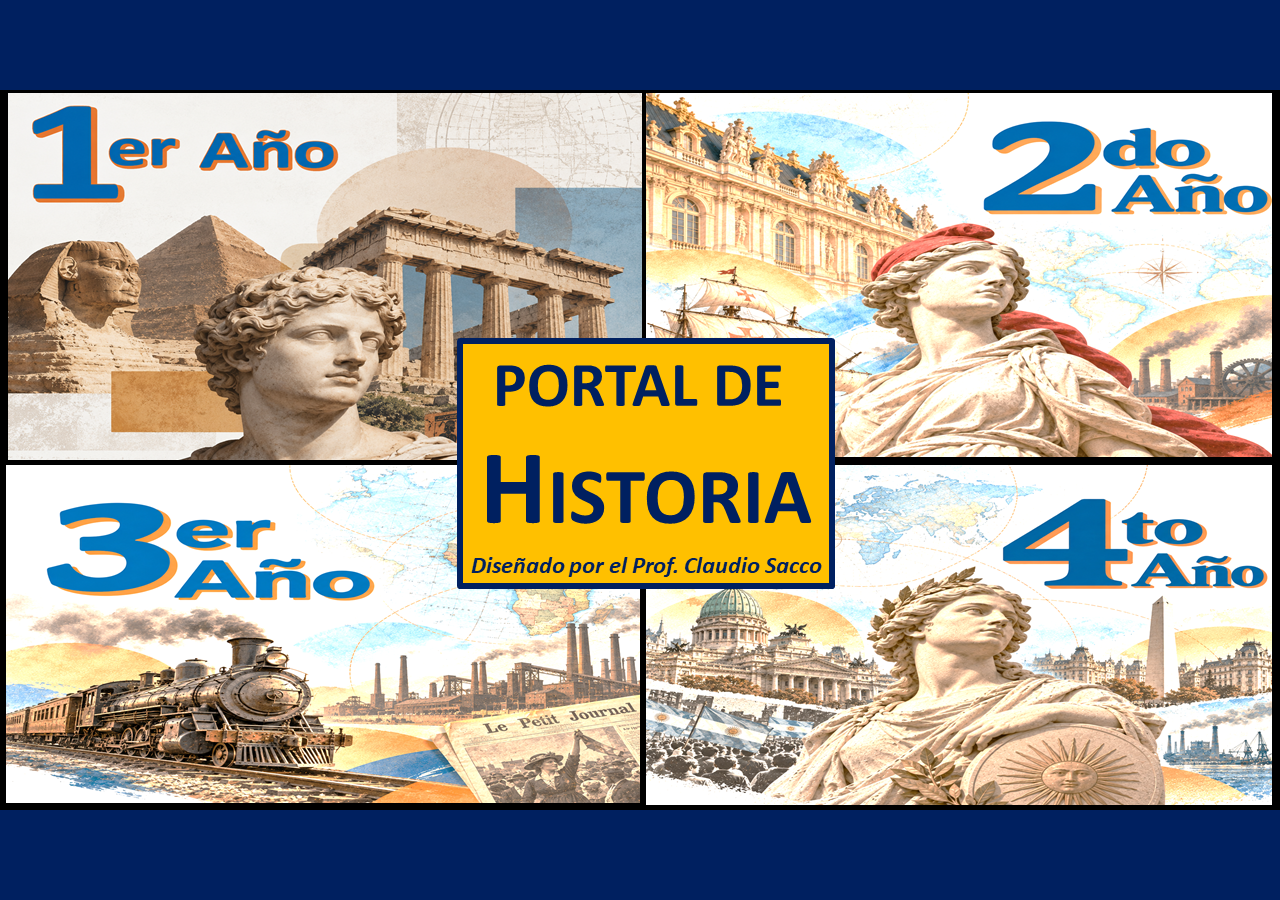
<file: index.html>
<!DOCTYPE html>
<html lang="es">
<head>
<meta charset="UTF-8">
<meta name="viewport" content="width=device-width, initial-scale=1">
<title>PORTAL DE HISTORIA</title>
<style>
  html, body { margin: 0; height: 100%; background: #002060; }
  body { display: flex; align-items: center; justify-content: center; overflow: hidden; }
  .portal {
    width: min(100vw, calc(100vh * 16 / 9));
    aspect-ratio: 16 / 9;
    background: url("l-p-portal-historia.png") center / 100% 100% no-repeat;
  }
  .a1, .a2, .a3, .a4 { position: absolute; width: 50%; height: 51%; display: block; }
  .a1, .a2 { top: 0; }
  .a1 { left: 0; }
  .a2 { left: 50%; }
  .a3 { left: 0; top: 51%; height: 49%; }
  .a4 { left: 50%; top: 51%; height: 49%; }
  .a1:hover, .a1:focus-visible, .a2:hover, .a2:focus-visible, .a3:hover, .a3:focus-visible, .a4:hover, .a4:focus-visible { background-color: rgba(255,255,255,.18); outline: none; }
  .centro-neutral { position: absolute; left: 35.703125%; top: 34.444444%; width: 29.53125%; height: 34.861111%; z-index: 2; display: block; }
  .portal { position: relative; }
  .sr { position: absolute; width: 1px; height: 1px; overflow: hidden; clip: rect(0 0 0 0); white-space: nowrap; }
</style>
</head>
<body>
  <main class="portal">
    <h1 class="sr">PORTAL DE HISTORIA</h1>
    <a class="a1" href="primer-a%C3%B1o/botonera.html" aria-label="1er Año"></a>
    <a class="a2" href="segundo-a%C3%B1o/botonera.html" aria-label="2do Año"></a>
    <a class="a3" href="tercer-a%C3%B1o/botonera.html" aria-label="3er Año"></a>
    <a class="a4" href="cuarto-a%C3%B1o/botonera.html" aria-label="4to Año"></a>
    <a class="centro-neutral" href="que-es-el-portal.html" target="_blank" rel="noopener" aria-label="Qué es el Portal de Historia"></a>
  </main>
</body>
</html>
</file>
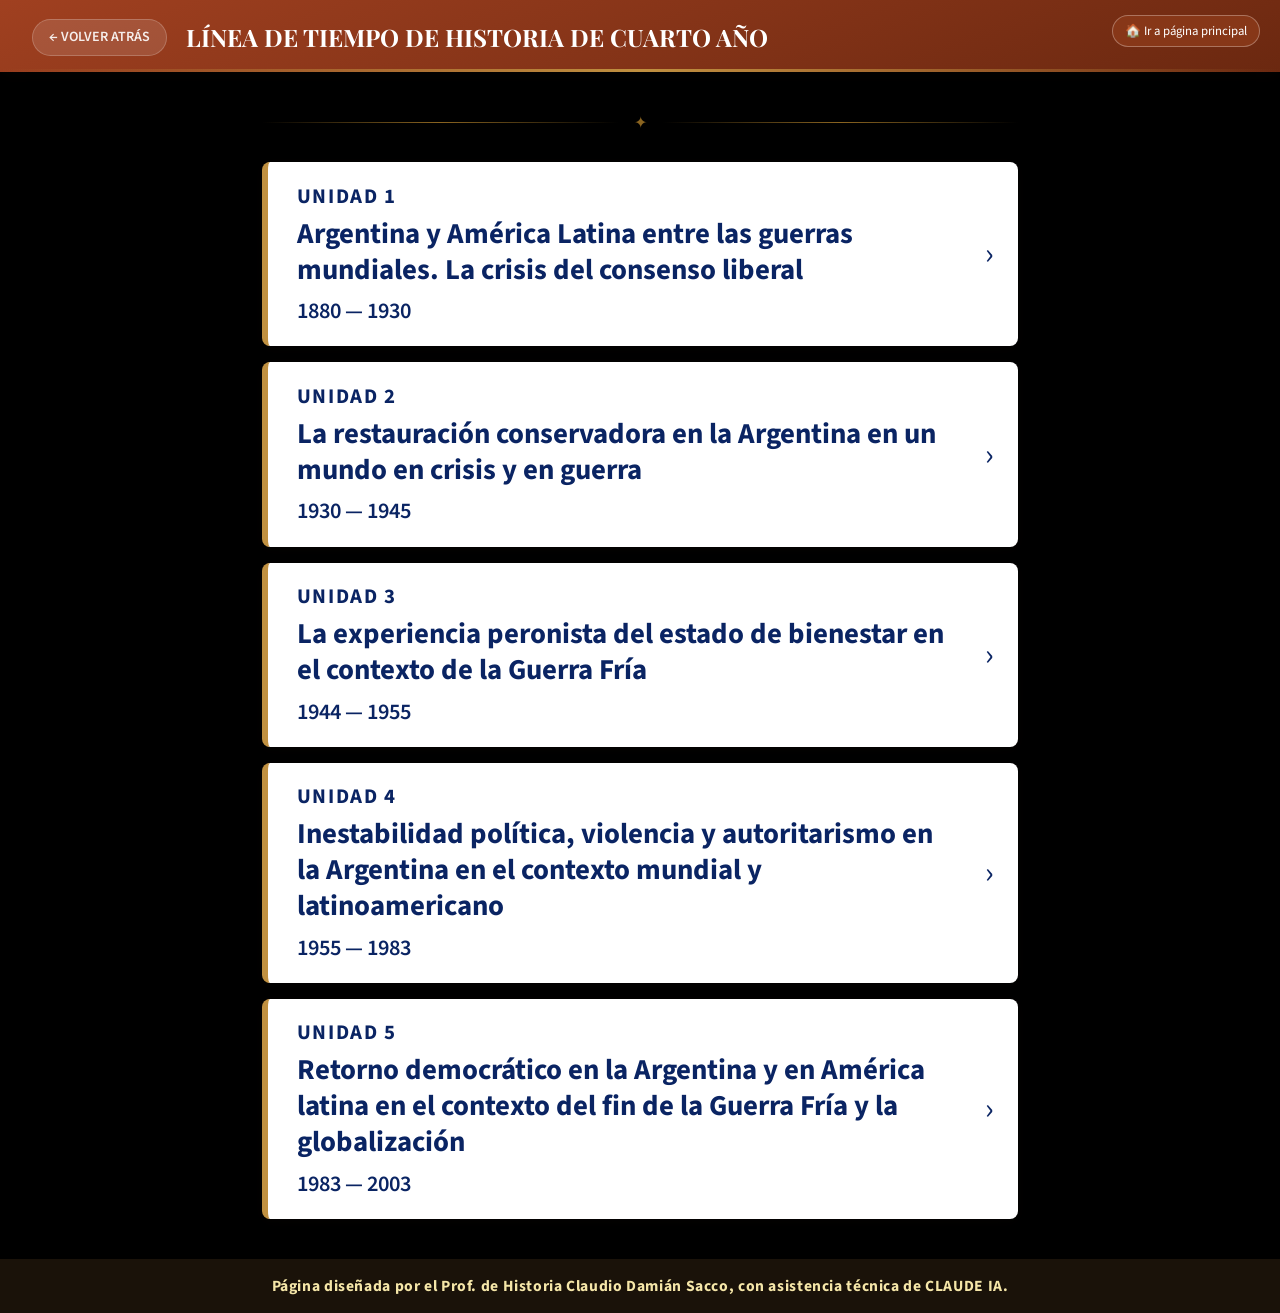
<file: cuarto-año/L-t-interactiva/index.html>
<!DOCTYPE html>
<html lang="es">
<head>
  <meta charset="UTF-8">
  <meta name="viewport" content="width=device-width, initial-scale=1.0">
  <title>Línea de Tiempo · Portal de Historia 4°</title>
  <link rel="preconnect" href="https://fonts.googleapis.com">
  <link rel="preconnect" href="https://fonts.gstatic.com" crossorigin>
  <link href="https://fonts.googleapis.com/css2?family=Playfair+Display:wght@700;900&family=Source+Sans+3:wght@300;400;600&display=swap" rel="stylesheet">
  <style>
    :root {
      --ink:       #1a1209;
      --parchment: #f5efe2;
      --warm:      #e8dcc8;
      --gold:      #c09040;
      --gold-deep: #8a6420;
      --rust:      #8b3a1a;
      --rust-light:#b85030;
      --shadow:    rgba(26,18,9,0.18);
    }

    *, *::before, *::after { margin:0; padding:0; box-sizing:border-box; }

    body {
      font-family: 'Source Sans 3', sans-serif;
      background: #000;
      color: var(--ink);
      min-height: 100vh;
      display: flex;
      flex-direction: column;
      overflow-x: hidden;
    }

    body::before {
      content: '';
      position: fixed;
      inset: 0;
      background-image: repeating-linear-gradient(
        0deg, transparent, transparent 28px,
        rgba(180,150,100,0.07) 28px, rgba(180,150,100,0.07) 29px
      );
      pointer-events: none; display: none;
      z-index: 0;
    }

    /* ── Header ── */
    header {
      position: relative;
      z-index: 2;
      background: var(--rust);
      background-image: linear-gradient(160deg, #a04020 0%, #6b2810 100%);
      padding: 1.2rem 2rem 1rem;
      display: flex;
      align-items: center;
      gap: 1.2rem;
      box-shadow: 0 3px 16px var(--shadow);
    }
    header::after {
      content: '';
      position: absolute;
      bottom: 0; left: 0; right: 0;
      height: 3px;
      background: linear-gradient(90deg, transparent, var(--gold), transparent);
    }

    .btn-volver {
      display: inline-flex;
      align-items: center;
      gap: 0.4rem;
      background: rgba(255,255,255,0.12);
      color: rgba(255,255,255,0.9);
      text-decoration: none;
      font-size: 0.88rem;
      font-weight: 600;
      padding: 0.45rem 1rem;
      border-radius: 40px;
      border: 1px solid rgba(255,255,255,0.2);
      transition: background 0.2s;
      white-space: nowrap;
    }
    .btn-volver:hover { background: rgba(255,255,255,0.22); }

    .header-titulo { flex: 1; }
    .header-titulo h1 {
      font-family: 'Playfair Display', serif;
      font-size: clamp(1.1rem, 2.5vw, 1.5rem);
      font-weight: 700;
      color: #fff;
      line-height: 1.1;
    }
    .header-titulo p {
      font-size: 0.78rem;
      color: rgba(255,255,255,0.65);
      font-weight: 300;
      margin-top: 0.2rem;
    }

    /* ── Main ── */
    main {
      position: relative;
      z-index: 1;
      flex: 1;
      padding: 2.5rem 2rem;
      max-width: 820px;
      margin: 0 auto;
      width: 100%;
    }

    /* ── Introducción ── */
    .intro {
      background: #fff;
      border-radius: 12px;
      padding: 1.5rem 2rem;
      margin-bottom: 2rem;
      box-shadow: 0 2px 12px var(--shadow);
      border-left: 5px solid var(--gold);
    }
    .intro p {
      font-size: 0.97rem;
      color: #5a4030;
      line-height: 1.7;
      font-weight: 300;
    }
    .intro strong { font-weight: 600; color: var(--ink); }

    /* ── Divisor ── */
    .divisor {
      display: flex;
      align-items: center;
      gap: 1rem;
      margin-bottom: 1.8rem;
    }
    .divisor::before, .divisor::after {
      content: '';
      flex: 1;
      height: 1px;
      background: linear-gradient(90deg, transparent, var(--gold-deep), transparent);
    }
    .divisor span {
      font-size: 1rem;
      color: var(--gold-deep);
    }

    /* ── Lista de cronos ── */
    .lista-cronos {
      display: flex;
      flex-direction: column;
      gap: 1rem;
    }

    .crono-btn {
      display: block;
      background: #fff;
      border-radius: 8px;
      padding: 1.2rem 4rem 1.2rem 1.8rem;
      text-decoration: none;
      color: var(--ink);
      border-left: 6px solid var(--gold);
      box-shadow: 0 2px 12px var(--shadow);
      transition: transform 0.2s ease, box-shadow 0.2s ease, border-color 0.2s;
      position: relative;
      overflow: hidden;
    }

    .crono-btn::before {
      content: '';
      position: absolute;
      inset: 0;
      background: linear-gradient(90deg, rgba(192,144,64,0.06), transparent);
      opacity: 0;
      transition: opacity 0.2s;
    }

    .crono-btn:hover {
      transform: translateX(6px);
      box-shadow: 0 6px 24px var(--shadow);
      border-color: var(--rust);
    }
    .crono-btn:hover::before { opacity: 1; }

    .crono-numero {
      font-family: 'Source Sans 3', sans-serif;
      font-size: clamp(1.1rem, 2.6vw, 1.3rem);
      font-weight: 700;
      text-transform: uppercase;
      letter-spacing: 0.08em;
      color: #0a2463;
      margin-bottom: 0.4rem;
    }

    .crono-titulo {
      font-family: 'Source Sans 3', sans-serif;
      font-size: clamp(1.4rem, 3.4vw, 1.8rem);
      font-weight: 700;
      line-height: 1.25;
      color: #0a2463;
      margin-bottom: 0.4rem;
      transition: color 0.2s;
    }
    .crono-btn:hover .crono-titulo { color: #001040; }

    .crono-rango {
      font-family: 'Source Sans 3', sans-serif;
      font-size: clamp(1.15rem, 2.8vw, 1.4rem);
      color: #0a2463;
      font-weight: 600;
    }

    .crono-flecha {
      position: absolute;
      right: 1.5rem;
      top: 50%;
      transform: translateY(-50%);
      font-size: 2rem;
      color: #0a2463;
      transition: color 0.2s, transform 0.2s;
    }
    .crono-btn:hover .crono-flecha {
      color: #001040;
      transform: translateY(-50%) translateX(4px);
    }

    /* ── Footer ── */
    footer {
      position: relative;
      z-index: 1;
      background: var(--ink);
      color: #f5e6a8;
      font-weight: 700;
      text-align: center;
      padding: 1rem;
      font-size: 0.975rem;
      letter-spacing: 0.04em;
    }

    /* ── Animación ── */
    @keyframes fadeUp {
      from { opacity: 0; transform: translateY(16px); }
      to   { opacity: 1; transform: translateY(0); }
    }
    header            { animation: fadeUp 0.5s ease both; }
    .intro            { animation: fadeUp 0.5s 0.1s ease both; }
    .crono-btn:nth-child(1) { animation: fadeUp 0.4s 0.2s ease both; }
    .crono-btn:nth-child(2) { animation: fadeUp 0.4s 0.3s ease both; }
    .crono-btn:nth-child(3) { animation: fadeUp 0.4s 0.4s ease both; }
    .crono-btn:nth-child(4) { animation: fadeUp 0.4s 0.5s ease both; }
    .crono-btn:nth-child(5) { animation: fadeUp 0.4s 0.6s ease both; }

    @media (max-width: 600px) {
      main { padding: 1.5rem 1rem; }
      .crono-btn { padding: 1rem 3.5rem 1rem 1.2rem; }
      .intro { padding: 1.2rem; }
    }
  </style>
</head>
<body>

<header>
  <a href="../linea-vocabulario-mapa.html" class="btn-volver">← VOLVER ATRÁS</a>
  <a href="../../index.html" style="position:fixed;top:15px;right:20px;background:rgba(139,58,26,0.85);color:#fff;text-decoration:none;padding:6px 12px;border-radius:20px;font-size:0.8rem;z-index:101;border:1px solid rgba(255,255,255,0.3);display:inline-flex;align-items:center;gap:6px;">🏠 Ir a página principal</a>
  <div class="header-titulo">
    <h1>LÍNEA DE TIEMPO DE HISTORIA DE CUARTO AÑO</h1>
  </div>
</header>

<main>
  <div class="divisor"><span>✦</span></div>

  <div class="lista-cronos">

    <a href="cronos1.html" class="crono-btn">
      <div class="crono-numero">Unidad 1</div>
      <div class="crono-titulo">Argentina y América Latina entre las guerras mundiales. La crisis del consenso liberal</div>
      <div class="crono-rango">1880 — 1930</div>
      <span class="crono-flecha">›</span>
    </a>

    <a href="cronos2.html" class="crono-btn">
      <div class="crono-numero">Unidad 2</div>
      <div class="crono-titulo">La restauración conservadora en la Argentina en un mundo en crisis y en guerra</div>
      <div class="crono-rango">1930 — 1945</div>
      <span class="crono-flecha">›</span>
    </a>

    <a href="cronos3.html" class="crono-btn">
      <div class="crono-numero">Unidad 3</div>
      <div class="crono-titulo">La experiencia peronista del estado de bienestar en el contexto de la Guerra Fría</div>
      <div class="crono-rango">1944 — 1955</div>
      <span class="crono-flecha">›</span>
    </a>

    <a href="cronos4.html" class="crono-btn">
      <div class="crono-numero">Unidad 4</div>
      <div class="crono-titulo">Inestabilidad política, violencia y autoritarismo en la Argentina en el contexto mundial y latinoamericano</div>
      <div class="crono-rango">1955 — 1983</div>
      <span class="crono-flecha">›</span>
    </a>

    <a href="cronos5.html" class="crono-btn">
      <div class="crono-numero">Unidad 5</div>
      <div class="crono-titulo">Retorno democrático en la Argentina y en América latina en el contexto del fin de la Guerra Fría y la globalización</div>
      <div class="crono-rango">1983 — 2003</div>
      <span class="crono-flecha">›</span>
    </a>

  </div>
</main>

<footer>
  Página diseñada por el Prof. de Historia Claudio Damián Sacco, con asistencia técnica de CLAUDE IA.
</footer>

</body>
</html>
</file>
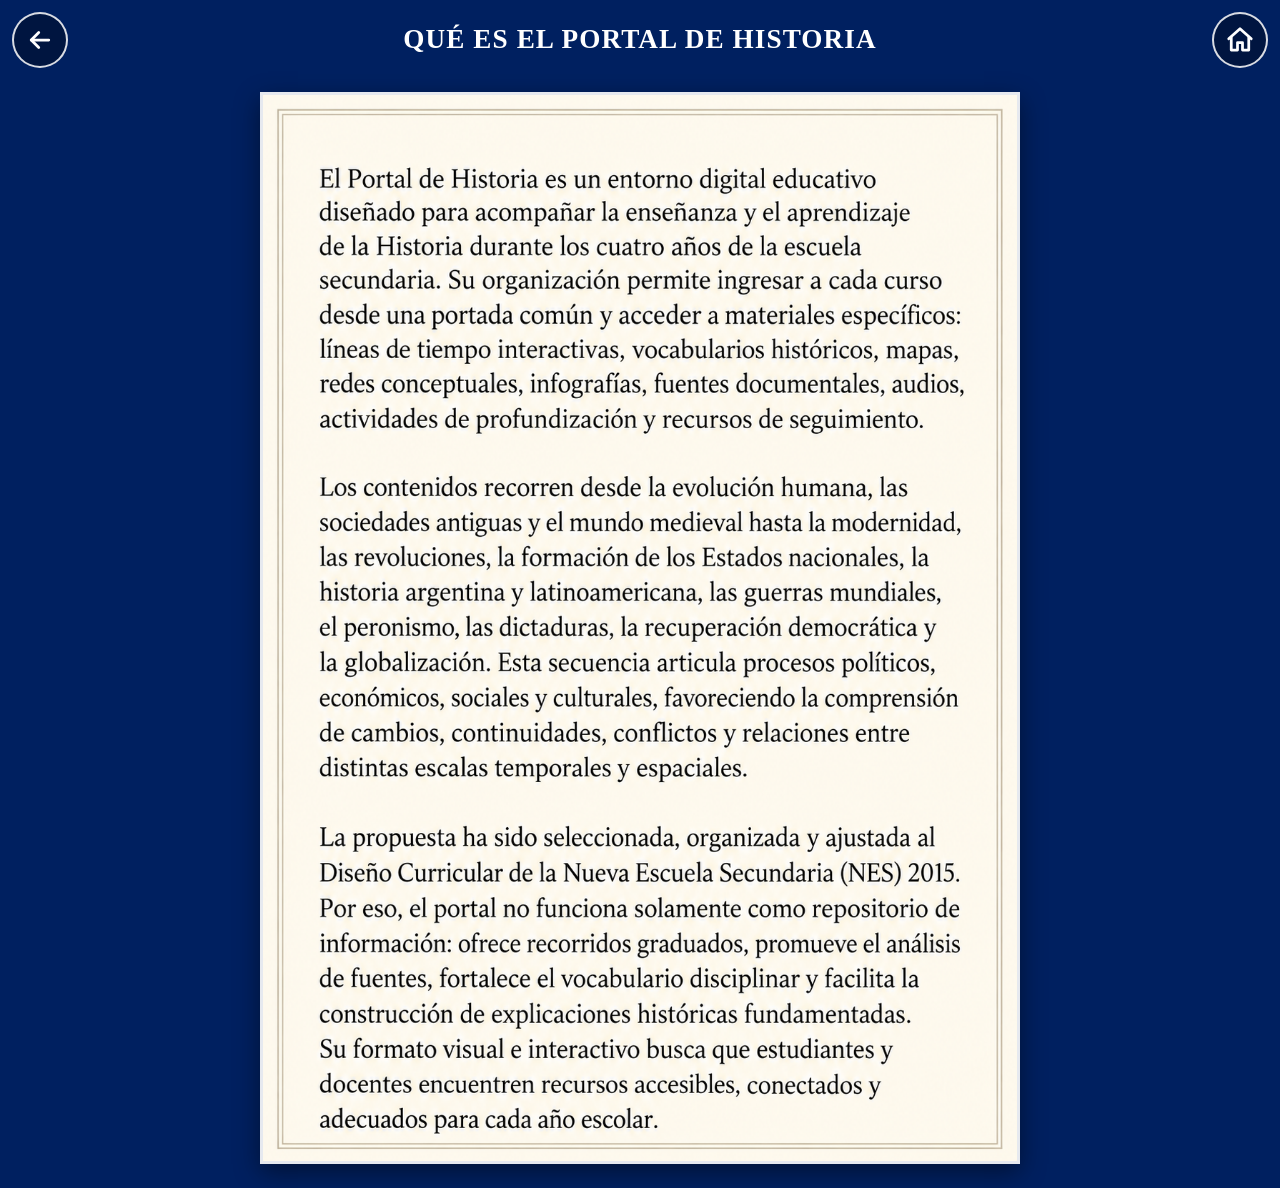
<file: que-es-el-portal.html>
<!DOCTYPE html>
<html lang="es">
<head>
<meta charset="UTF-8">
<meta name="viewport" content="width=device-width, initial-scale=1">
<title>Qué es el Portal de Historia</title>
<style>
  * { box-sizing: border-box; }
  html, body { margin: 0; min-height: 100%; background: #002060; }
  :root { --bar: 76px; }
  body { padding: calc(var(--bar) + 16px) 16px 24px; }
  .contenido { display: flex; justify-content: center; width: 100%; }
  .contenido img {
    display: block; width: min(100%, 760px); height: auto;
    border: 3px solid rgba(255,255,255,.9);
    box-shadow: 0 8px 24px rgba(0,0,0,.45);
  }
  .nav {
    position: fixed; top: max(12px, env(safe-area-inset-top)); z-index: 10;
    width: 56px; height: 56px; border-radius: 50%;
    display: flex; align-items: center; justify-content: center;
    background: #001540; border: 2px solid rgba(255,255,255,.85);
    transition: background .2s ease, transform .2s ease;
  }
  .nav:hover, .nav:focus-visible { background: #0a2f7a; transform: scale(1.08); outline: none; }
  .nav svg { width: 30px; height: 30px; stroke: #fff; fill: none; stroke-width: 2.2; stroke-linecap: round; stroke-linejoin: round; }
  .nav-izq { left: max(12px, env(safe-area-inset-left)); }
  .nav-der { right: max(12px, env(safe-area-inset-right)); }
  .titulo {
    position: fixed; top: max(12px, env(safe-area-inset-top)); left: 84px; right: 84px; height: 56px; z-index: 9;
    display: flex; align-items: center; justify-content: center; text-align: center;
    color: #fff; font-family: Georgia, "Times New Roman", serif; font-weight: 700;
    font-size: clamp(0.85rem, 2.6vw, 1.7rem); letter-spacing: .04em; line-height: 1.1; pointer-events: none;
  }
</style>
</head>
<body>
  <a class="nav nav-izq" href="index.html" aria-label="Volver atrás" title="Volver atrás">
    <svg viewBox="0 0 24 24"><path d="M19 12H5"/><path d="M11 6l-6 6 6 6"/></svg>
  </a>
  <a class="nav nav-der" href="index.html" aria-label="Ir a página principal" title="Ir a página principal">
    <svg viewBox="0 0 24 24"><path d="M3 11l9-8 9 8"/><path d="M5 10v10h5v-6h4v6h5V10"/></svg>
  </a>
  <div class="titulo">QUÉ ES EL PORTAL DE HISTORIA</div>
  <main class="contenido">
    <img src="que-es-el-portal.png" alt="Presentación del Portal de Historia">
  </main>
</body>
</html>
</file>
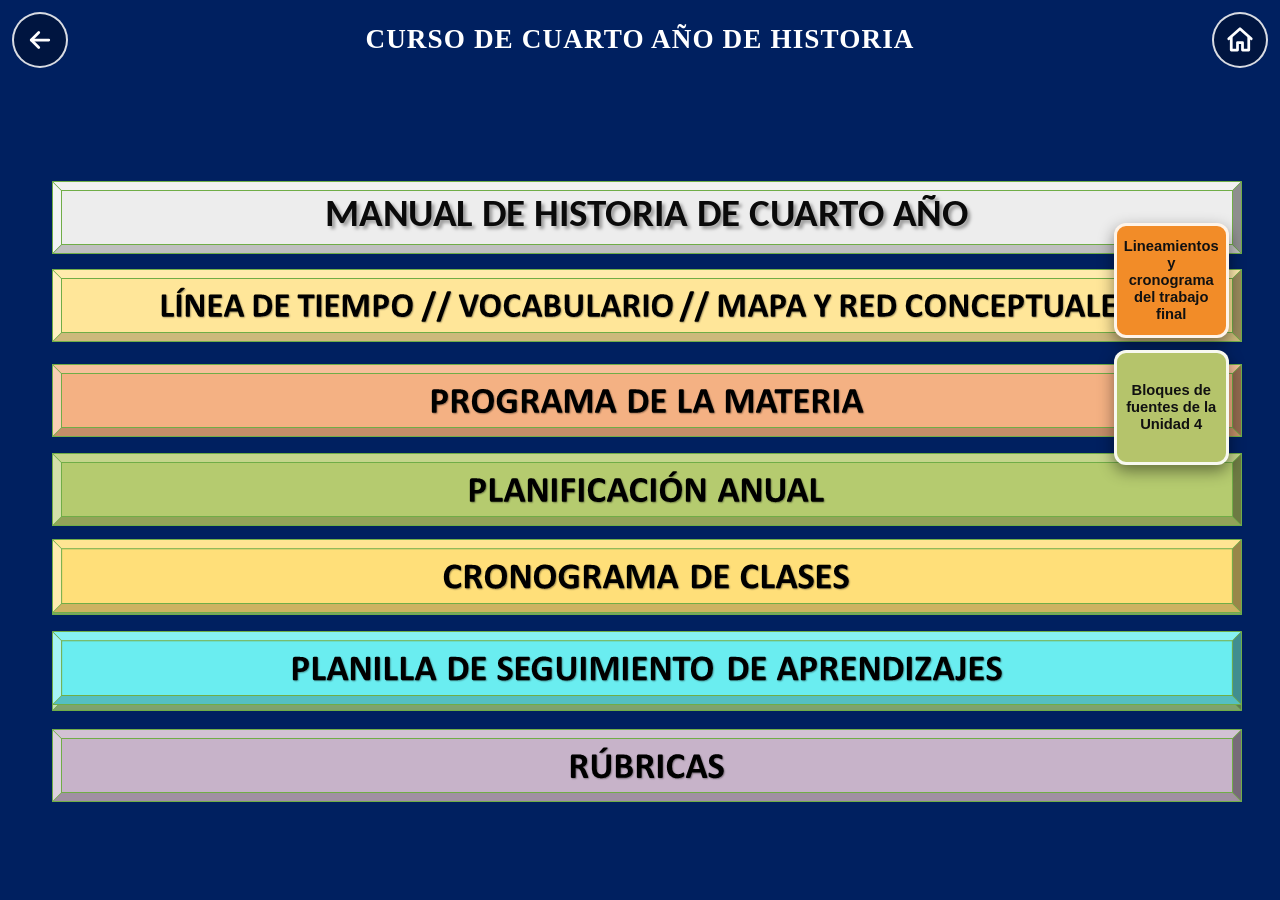
<file: cuarto-año/botonera.html>
<!DOCTYPE html>
<html lang="es">
<head>
<meta charset="UTF-8">
<meta name="viewport" content="width=device-width, initial-scale=1">
<title>4to Año – PORTAL DE HISTORIA</title>
<style>
  html, body { margin: 0; height: 100%; background: #002060; }
  :root { --bar: 76px; --app: clamp(96px, 9vw, 140px); --alto: min(56.25vw, calc(100vh - var(--bar))); --app-top: calc(var(--bar) + (100vh - var(--bar) - var(--alto)) / 2 + var(--alto) * 0.5014 - var(--app) / 2 - var(--alto) * 0.29); }
  * { box-sizing: border-box; }
  body { display: flex; align-items: center; justify-content: center; overflow: hidden; padding-top: var(--bar); }
  .botonera {
    width: min(100vw, calc((100vh - var(--bar)) * 16 / 9));
    aspect-ratio: 16 / 9;
    background: url("botenera-de-4to-a%C3%B1o-de-historia.png") center / 100% 100% no-repeat;
  }
  .botonera { position: relative; }
  .b { position: absolute; left: 4.06%; width: 92.97%; display: block; }
  a.b:hover, a.b:focus-visible { background-color: rgba(255,255,255,.2); outline: none; }
  .nav {
    position: fixed; top: max(12px, env(safe-area-inset-top)); z-index: 10;
    width: 56px; height: 56px; border-radius: 50%;
    display: flex; align-items: center; justify-content: center;
    background: #001540; border: 2px solid rgba(255,255,255,.85);
    transition: background .2s ease, transform .2s ease;
  }
  .nav:hover, .nav:focus-visible { background: #0a2f7a; transform: scale(1.08); outline: none; }
  .nav svg { width: 30px; height: 30px; stroke: #fff; fill: none; stroke-width: 2.2; stroke-linecap: round; stroke-linejoin: round; }
  .nav-izq { left: max(12px, env(safe-area-inset-left)); }
  .nav-der { right: max(12px, env(safe-area-inset-right)); }
  .sr { position: absolute; width: 1px; height: 1px; overflow: hidden; clip: rect(0 0 0 0); white-space: nowrap; }
  .leyenda-anio {
    position: fixed; top: max(12px, env(safe-area-inset-top)); left: 84px; right: 84px; height: 56px; z-index: 9;
    display: flex; align-items: center; justify-content: center; text-align: center;
    color: #fff; font-family: Georgia, "Times New Roman", serif; font-weight: 700;
    font-size: clamp(0.85rem, 2.6vw, 1.7rem); letter-spacing: .04em; line-height: 1.1; pointer-events: none;
  }
  .btn-app {
    position: fixed; right: max(48px, 4vw, env(safe-area-inset-right)); z-index: 11;
    top: var(--app-top);
    width: var(--app); aspect-ratio: 1 / 1;
    display: flex; align-items: center; justify-content: center; text-align: center;
    background: #f28c28; color: #111; border: 3px solid rgba(255,255,255,.9); border-radius: 12px;
    box-shadow: 0 6px 16px rgba(0,0,0,.45);
    font-family: Arial, Helvetica, sans-serif; font-weight: 800; line-height: 1.15;
    font-size: clamp(0.85rem, 1.15vw, 1.15rem); padding: 8px; text-decoration: none; cursor: pointer;
    transition: transform .2s ease, background .2s ease;
  }
  .btn-fuentes { top: calc(var(--app-top) + var(--app) + 12px); background: #b5c46b; }
  .btn-app:hover, .btn-app:focus-visible { background: #ff9d3d; transform: scale(1.06); outline: none; }
  .btn-fuentes:hover, .btn-fuentes:focus-visible { background: #c4d27c; }
  .btn-cronograma { top: calc(var(--app-top) + (var(--app) + 12px) * 2); background: #f5e6a3; }
  .btn-cronograma:hover, .btn-cronograma:focus-visible { background: #ecd985; }
  .btn-placeholder { cursor: default; }
</style>
</head>
<body>
  <a class="nav nav-izq" href="../index.html" aria-label="Volver atrás" title="Volver atrás">
    <svg viewBox="0 0 24 24"><path d="M19 12H5"/><path d="M11 6l-6 6 6 6"/></svg>
  </a>
  <a class="nav nav-der" href="../index.html" aria-label="Ir a página de inicio" title="Ir a página de inicio">
    <svg viewBox="0 0 24 24"><path d="M3 11l9-8 9 8"/><path d="M5 10v10h5v-6h4v6h5V10"/></svg>
  </a>
  <div class="leyenda-anio">CURSO DE CUARTO AÑO DE HISTORIA</div>
  <a class="btn-app" target="_blank" rel="noopener" href="LINEAMIENTOS%20Y%20CRONOGRAMA%20DEL%20TRABAJO%20FINAL.pdf" aria-label="Lineamientos y cronograma del trabajo final">Lineamientos y cronograma del trabajo final</a>
  <a class="btn-app btn-fuentes" target="_blank" rel="noopener" href="fuentes-unidad-4.html" aria-label="Bloques de fuentes de la Unidad 4">Bloques de fuentes de la Unidad 4</a>
  <main class="botonera">
    <h1 class="sr">4to Año – Historia</h1>
    <a class="b" target="_blank" rel="noopener" style="top:7.36%;height:10.00%" href="manual-cuarto-a%C3%B1o.pdf" aria-label="MANUAL DE HISTORIA DE CUARTO AÑO"></a>
    <a class="b" target="_blank" rel="noopener" style="top:19.58%;height:10.00%" href="linea-vocabulario-mapa.html" aria-label="LÍNEA DE TIEMPO // VOCABULARIO // MAPA Y RED CONCEPTUALES"></a>
    <a class="b" target="_blank" rel="noopener" style="top:32.78%;height:10.00%" href="PROGRAMA_HISTORIA_CUARTO_A%C3%91O.pdf" aria-label="PROGRAMA DE LA MATERIA"></a>
    <a class="b" target="_blank" rel="noopener" style="top:45.14%;height:10.00%" href="PLANIFICACION_DOCENTE_ANUAL_HISTORIA_CUARTO_A%C3%91O.pdf" aria-label="PLANIFICACIÓN ANUAL"></a>
    <a class="b" target="_blank" rel="noopener" style="top:57.08%;height:10.42%" href="CRONOGRAMA_HISTORIA_CUARTO_A%C3%91O.pdf" aria-label="CRONOGRAMA DE CLASES"></a>
    <a class="b" target="_blank" rel="noopener" style="top:69.86%;height:10.97%" href="PLANILLA_DE_SEGUIMIENTO_DE_APRENDIZAJES_HISTORIA_CUARTO_A%C3%91O.pdf" aria-label="PLANILLA DE SEGUIMIENTO DE APRENDIZAJES"></a>
    <a class="b" target="_blank" rel="noopener" style="top:83.47%;height:10.00%" href="RUBRICAS_HISTORIA_CUARTO_A%C3%91O.pdf" aria-label="RÚBRICAS"></a>
  </main>
</body>
</html>
</file>
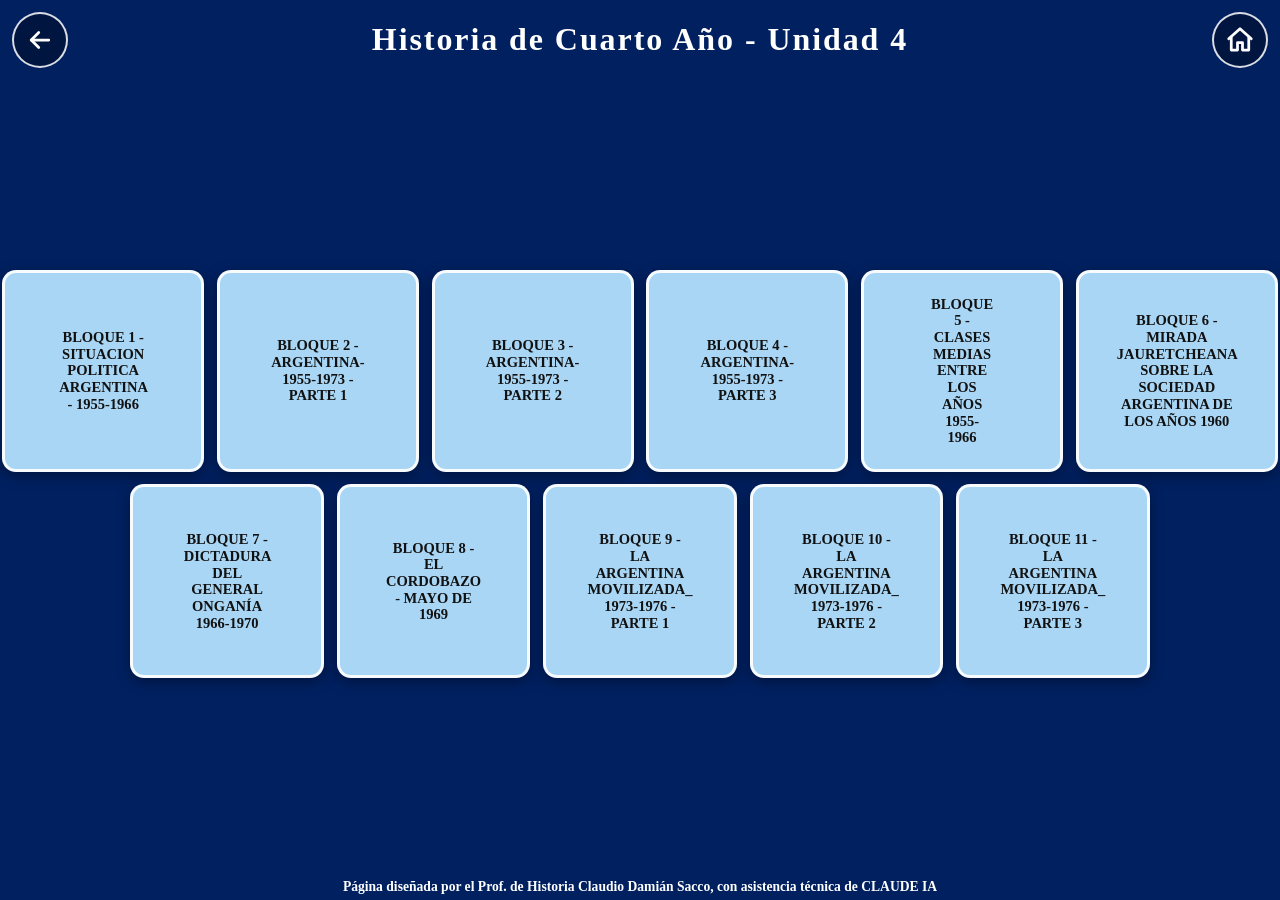
<file: cuarto-año/fuentes-unidad-4.html>
<!DOCTYPE html>
<html lang="es">
<head>
<meta charset="UTF-8">
<meta name="viewport" content="width=device-width, initial-scale=1">
<title>Fuentes de la Unidad 4 – Cuarto Año</title>
<style>
  * { box-sizing: border-box; }
  html, body { margin: 0; background: #002060; }
  :root {
    --bar: 76px; --foot: 28px;
    --pad: clamp(12px, 3vmin, 32px);
    --gap: clamp(8px, 1.4vmin, 18px);
    --cols: 6; --rows: 2;
    --s: min(
      calc((100vw - 2 * var(--pad) - (var(--cols) - 1) * var(--gap)) / var(--cols)),
      calc((100vh - var(--bar) - var(--foot) - 2 * var(--pad) - (var(--rows) - 1) * var(--gap)) / var(--rows))
    );
  }
  .pantalla {
    min-height: 100vh;
    display: flex; align-items: center; justify-content: center;
    padding: var(--pad);
    padding-top: calc(var(--bar) + var(--pad));
    padding-bottom: calc(var(--pad) + var(--foot));
  }
  .grilla { display: flex; flex-direction: column; align-items: center; gap: var(--gap); }
  .fila { display: flex; justify-content: center; gap: var(--gap); }
  .cuadro {
    width: var(--s); height: var(--s);
    display: flex; align-items: center; justify-content: center;
    text-align: center; padding: 8%;
    background: #a9d6f5; color: #111;
    border: 3px solid rgba(255,255,255,.9); border-radius: 14px;
    font-family: Georgia, "Times New Roman", serif; font-weight: 800; line-height: 1.15;
    font-size: clamp(0.52rem, calc(var(--s) * 0.075), 1rem);
    box-shadow: 0 4px 14px rgba(0,0,0,.35);
    transition: background .2s ease, transform .2s ease;
  }
  .cuadro:hover { background: #bfe3fa; transform: scale(1.03); }
  .cuadro-enlace { text-decoration: none; cursor: pointer; }
  .pie {
    position: fixed; left: 0; right: 0; bottom: max(4px, env(safe-area-inset-bottom)); z-index: 9;
    padding: 0 12px; text-align: center; color: #fff;
    font-family: Georgia, "Times New Roman", serif; font-weight: 700;
    font-size: clamp(0.65rem, 1.1vw, 0.85rem); line-height: 1.25; pointer-events: none;
  }
  .nav {
    position: fixed; top: max(12px, env(safe-area-inset-top)); z-index: 10;
    width: 56px; height: 56px; border-radius: 50%;
    display: flex; align-items: center; justify-content: center;
    background: #001540; border: 2px solid rgba(255,255,255,.85);
    transition: background .2s ease, transform .2s ease;
  }
  .nav:hover, .nav:focus-visible { background: #0a2f7a; transform: scale(1.08); outline: none; }
  .nav svg { width: 30px; height: 30px; stroke: #fff; fill: none; stroke-width: 2.2; stroke-linecap: round; stroke-linejoin: round; }
  .nav-izq { left: max(12px, env(safe-area-inset-left)); }
  .nav-der { right: max(12px, env(safe-area-inset-right)); }
  .leyenda-anio {
    position: fixed; top: max(12px, env(safe-area-inset-top)); left: 84px; right: 84px; height: 56px; z-index: 9;
    display: flex; align-items: center; justify-content: center; text-align: center;
    color: #fff; font-family: Georgia, "Times New Roman", serif; font-weight: 700;
    font-size: clamp(1.1rem, 3vw, 2rem); letter-spacing: .06em; line-height: 1.1; pointer-events: none;
  }
</style>
</head>
<body>
  <a class="nav nav-izq" href="botonera.html" aria-label="Volver atrás" title="Volver atrás">
    <svg viewBox="0 0 24 24"><path d="M19 12H5"/><path d="M11 6l-6 6 6 6"/></svg>
  </a>
  <a class="nav nav-der" href="../index.html" aria-label="Ir a página de inicio" title="Ir a página de inicio">
    <svg viewBox="0 0 24 24"><path d="M3 11l9-8 9 8"/><path d="M5 10v10h5v-6h4v6h5V10"/></svg>
  </a>
  <div class="leyenda-anio">Historia de Cuarto Año - Unidad 4</div>
  <main class="pantalla">
    <div class="grilla">
      <div class="fila">
        <a id="btn-bloque-01" class="cuadro cuadro-enlace" target="_blank" rel="noopener" href="fuentes/BLOQUES%20DE%20FUENTES/BLOQUE%201%20-%20SITUACION%20POLITICA%20ARGENTINA%20-%201955-1966.pdf">BLOQUE 1 - SITUACION POLITICA ARGENTINA - 1955-1966</a>
        <a id="btn-bloque-02" class="cuadro cuadro-enlace" target="_blank" rel="noopener" href="fuentes/BLOQUES%20DE%20FUENTES/BLOQUE%202-ARGENTINA-1955-1973-PARTE-1.pdf">BLOQUE 2 - ARGENTINA-1955-1973 - PARTE 1</a>
        <a id="btn-bloque-03" class="cuadro cuadro-enlace" target="_blank" rel="noopener" href="fuentes/BLOQUES%20DE%20FUENTES/BLOQUE%203-ARGENTINA-1955-1973-PARTE-2.pdf">BLOQUE 3 - ARGENTINA-1955-1973 - PARTE 2</a>
        <a id="btn-bloque-04" class="cuadro cuadro-enlace" target="_blank" rel="noopener" href="fuentes/BLOQUES%20DE%20FUENTES/BLOQUE%204-ARGENTINA-1955-1973-PARTE-3.pdf">BLOQUE 4 - ARGENTINA-1955-1973 - PARTE 3</a>
        <a id="btn-bloque-05" class="cuadro cuadro-enlace" target="_blank" rel="noopener" href="fuentes/BLOQUES%20DE%20FUENTES/BLOQUE%205%20-CLASES%20MEDIAS%20ENTRE%20LOS%20A%C3%91OS%201955-1966.pdf">BLOQUE 5 - CLASES MEDIAS ENTRE LOS AÑOS 1955-1966</a>
        <a id="btn-bloque-06" class="cuadro cuadro-enlace" target="_blank" rel="noopener" href="fuentes/BLOQUES%20DE%20FUENTES/BLOQUE%206%20-MIRADA%20JAURETCHEANA%20SOBRE%20LA%20SOCIEDAD%20ARGENTINA%20DE%20LOS%20A%C3%91OS%201960.pdf">BLOQUE 6 - MIRADA JAURETCHEANA SOBRE LA SOCIEDAD ARGENTINA DE LOS AÑOS 1960</a>
      </div>
      <div class="fila">
        <a id="btn-bloque-07" class="cuadro cuadro-enlace" target="_blank" rel="noopener" href="fuentes/BLOQUES%20DE%20FUENTES/BLOQUE%207%20-DICTADURA%20DEL%20GENERAL%20ONGAN%C3%8DA%201966-1970.pdf">BLOQUE 7 - DICTADURA DEL GENERAL ONGANÍA 1966-1970</a>
        <a id="btn-bloque-08" class="cuadro cuadro-enlace" target="_blank" rel="noopener" href="fuentes/BLOQUES%20DE%20FUENTES/BLOQUE%208%20-EL%20CORDOBAZO%20-%20MAYO%20DE%201969.pdf">BLOQUE 8 - EL CORDOBAZO - MAYO DE 1969</a>
        <a id="btn-bloque-09" class="cuadro cuadro-enlace" target="_blank" rel="noopener" href="fuentes/BLOQUES%20DE%20FUENTES/BLOQUE%209%20-LA%20ARGENTINA%20MOVILIZADA_%201973-1976%20-%20PARTE%20I.pdf">BLOQUE 9 - LA ARGENTINA MOVILIZADA_ 1973-1976 - PARTE 1</a>
        <a id="btn-bloque-10" class="cuadro cuadro-enlace" target="_blank" rel="noopener" href="fuentes/BLOQUES%20DE%20FUENTES/BLOQUE%2010%20-LA%20ARGENTINA%20MOVILIZADA_%201973-1976%20-%20PARTE%20II.pdf">BLOQUE 10 - LA ARGENTINA MOVILIZADA_ 1973-1976 - PARTE 2</a>
        <a id="btn-bloque-11" class="cuadro cuadro-enlace" target="_blank" rel="noopener" href="fuentes/BLOQUES%20DE%20FUENTES/BLOQUE%2011%20-LA%20ARGENTINA%20MOVILIZADA_%201973-1976%20-%20PARTE%20III.pdf">BLOQUE 11 - LA ARGENTINA MOVILIZADA_ 1973-1976 - PARTE 3</a>
      </div>
    </div>
  </main>
  <footer class="pie">Página diseñada por el Prof. de Historia Claudio Damián Sacco, con asistencia técnica de CLAUDE IA</footer>
</body>
</html>
</file>
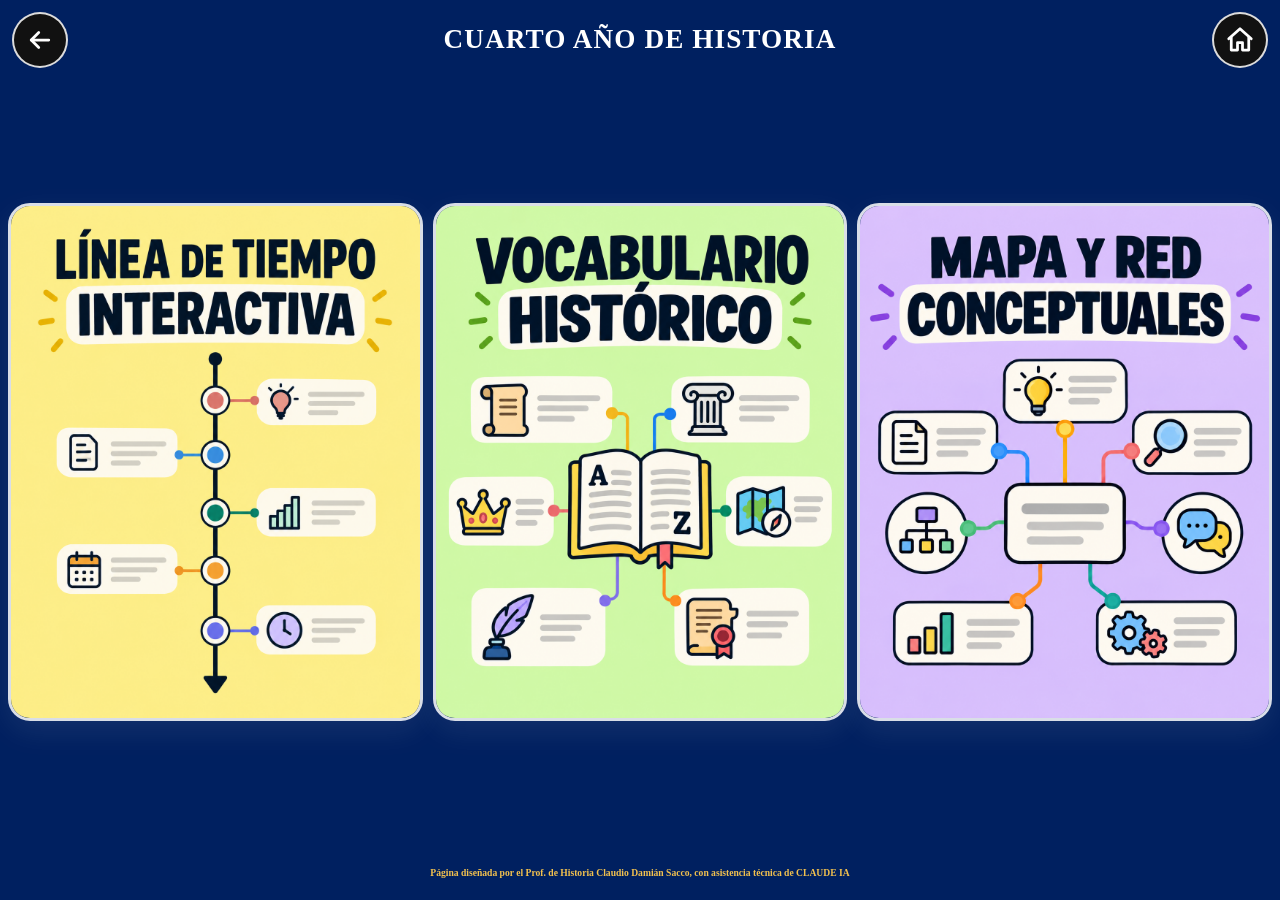
<file: cuarto-año/linea-vocabulario-mapa.html>
<!DOCTYPE html>
<html lang="es">
<head>
<meta charset="UTF-8">
<meta name="viewport" content="width=device-width, initial-scale=1, viewport-fit=cover">
<title>Línea de tiempo · Vocabulario · Mapa y red conceptuales – 4to Año</title>
<style>
  * { box-sizing: border-box; -webkit-tap-highlight-color: transparent; }
  html, body { margin: 0; min-height: 100%; background: #002060; }
  :root { --pad: 8px; --gap: 10px; --bar: 64px; --foot: 40px; }
  body {
    min-height: 100vh; min-height: 100dvh;
    padding: calc(max(var(--pad), env(safe-area-inset-top)) + var(--bar)) max(var(--pad), env(safe-area-inset-right)) max(var(--pad), env(safe-area-inset-bottom)) max(var(--pad), env(safe-area-inset-left));
    display: flex; flex-direction: column; align-items: center; justify-content: center;
  }
  .tarjetas {
    flex: 1;
    display: flex; flex-direction: column; align-items: center;
    gap: var(--gap);
    width: 100%;
  }
  .tarjeta {
    display: block;
    width: min(100%, 720px);
    aspect-ratio: 1122 / 1402;
    border-radius: 22px;
    overflow: hidden;
    border: 3px solid rgba(255,255,255,.85);
    box-shadow: 0 10px 30px rgba(255,255,255,.08);
    transition: transform .2s ease, box-shadow .2s ease, filter .2s ease;
    cursor: pointer;
  }
  .tarjeta img { display: block; width: 100%; height: 100%; object-fit: cover; }
  .tarjeta:hover { transform: translateY(-4px); filter: brightness(1.05); box-shadow: 0 14px 40px rgba(255,255,255,.2); }
  .pie {
    flex: 0 0 auto; width: 100%; min-height: var(--foot);
    display: flex; align-items: center; justify-content: center;
    padding: 4px 8px 2px; text-align: center;
    font-family: Georgia, "Times New Roman", serif; font-weight: 700;
    font-size: clamp(0.42rem, 1.04vw, 0.6rem); line-height: 1.35; color: #f2c14e;
  }
  .nav {
    position: fixed; top: max(12px, env(safe-area-inset-top)); z-index: 10;
    width: 56px; height: 56px; border-radius: 50%;
    display: flex; align-items: center; justify-content: center;
    background: #111; border: 2px solid rgba(255,255,255,.85);
    transition: background .2s ease, transform .2s ease;
  }
  .nav:hover, .nav:focus-visible { background: #333; transform: scale(1.08); outline: none; }
  .nav svg { width: 30px; height: 30px; stroke: #fff; fill: none; stroke-width: 2.2; stroke-linecap: round; stroke-linejoin: round; }
  .nav-izq { left: max(12px, env(safe-area-inset-left)); }
  .nav-der { right: max(12px, env(safe-area-inset-right)); }
  @media (min-width: 900px) and (orientation: landscape) {
    .tarjetas { flex-direction: row; justify-content: center; align-items: center; }
    .tarjeta {
      width: min(
        calc((100vw - 2 * var(--pad) - 2 * var(--gap)) / 3),
        calc((100vh - 2 * var(--pad) - var(--bar) - var(--foot)) * 1122 / 1402)
      );
      width: min(
        calc((100vw - 2 * var(--pad) - 2 * var(--gap)) / 3),
        calc((100dvh - 2 * var(--pad) - var(--bar) - var(--foot)) * 1122 / 1402)
      );
    }
  }
  .leyenda-anio {
    position: fixed; top: max(12px, env(safe-area-inset-top)); left: 84px; right: 84px; height: 56px; z-index: 9;
    display: flex; align-items: center; justify-content: center; text-align: center;
    color: #fff; font-family: Georgia, "Times New Roman", serif; font-weight: 700;
    font-size: clamp(0.85rem, 2.6vw, 1.7rem); letter-spacing: .04em; line-height: 1.1; pointer-events: none;
  }
</style>
</head>
<body>
  <a class="nav nav-izq" href="botonera.html" aria-label="Volver atrás" title="Volver atrás">
    <svg viewBox="0 0 24 24"><path d="M19 12H5"/><path d="M11 6l-6 6 6 6"/></svg>
  </a>
  <a class="nav nav-der" href="../index.html" aria-label="Ir a página de inicio" title="Ir a página de inicio">
    <svg viewBox="0 0 24 24"><path d="M3 11l9-8 9 8"/><path d="M5 10v10h5v-6h4v6h5V10"/></svg>
  </a>
  <div class="leyenda-anio">CUARTO AÑO DE HISTORIA</div>
  <main class="tarjetas">
    <a class="tarjeta" href="L-t-interactiva/index.html" target="_blank" rel="noopener"><img src="../l-t-interactiva.png" alt="Línea de tiempo interactiva"></a>
    <a class="tarjeta" href="vocabulario-historico.html" target="_blank" rel="noopener"><img src="../vocabulario-historico.png" alt="Vocabulario histórico"></a>
    <a class="tarjeta" href="red-conceptual.html" target="_blank" rel="noopener"><img src="../mapa-red-conceptuales.png" alt="Mapa y red conceptuales"></a>
  </main>
  <footer class="pie">Página diseñada por el Prof. de Historia Claudio Damián Sacco, con asistencia técnica de CLAUDE IA</footer>
</body>
</html>
</file>
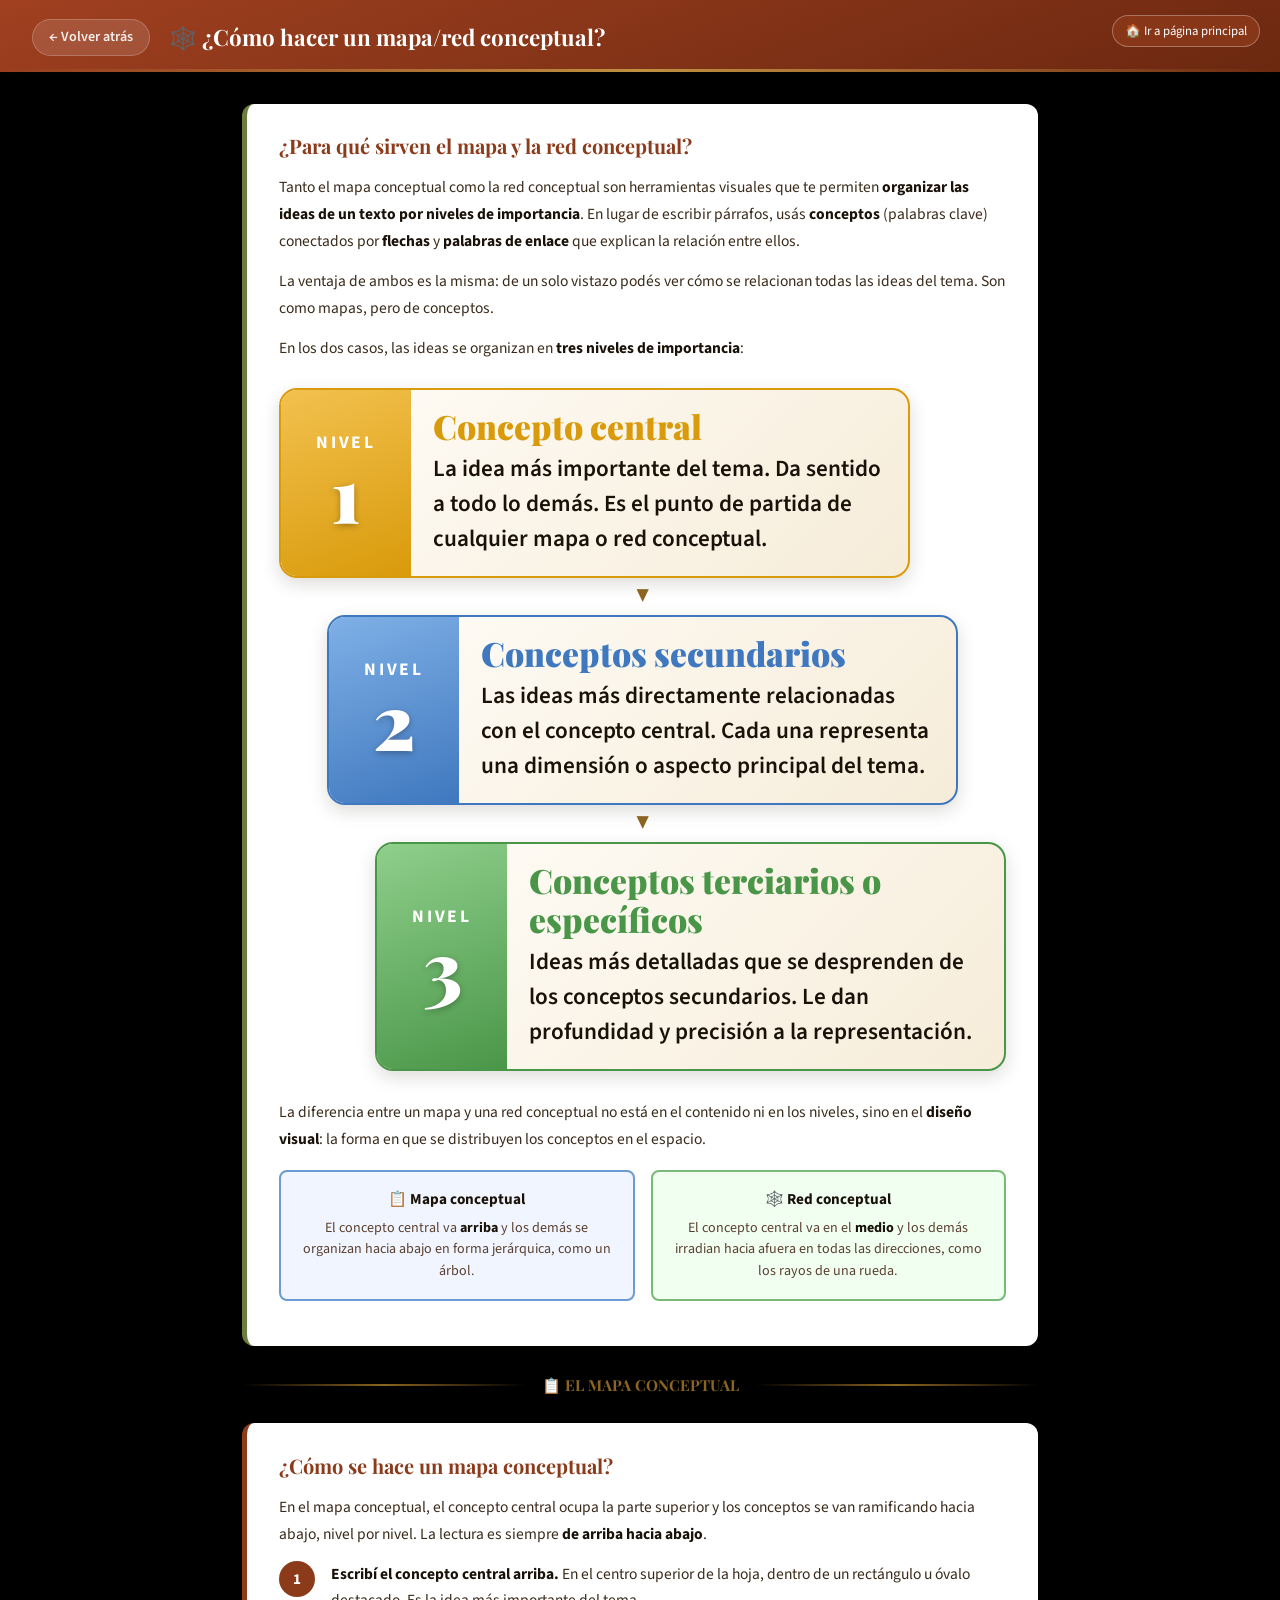
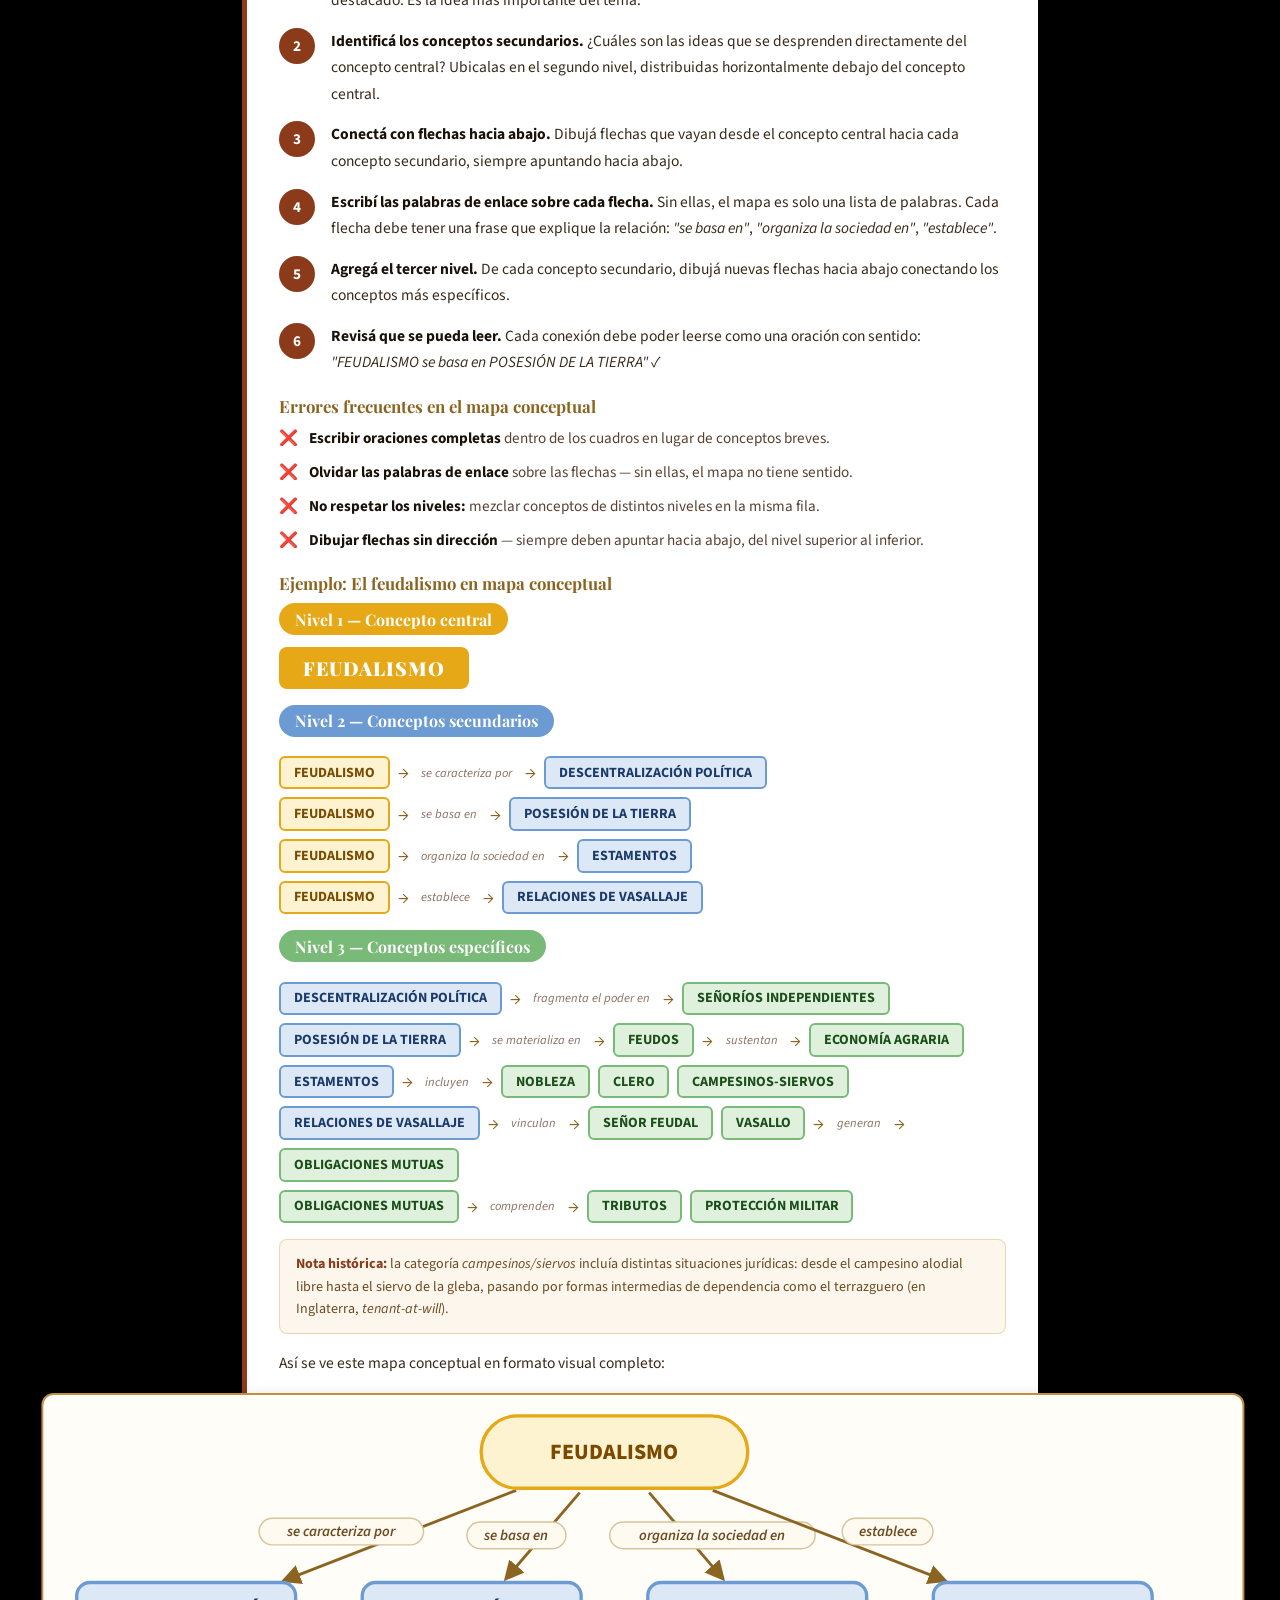
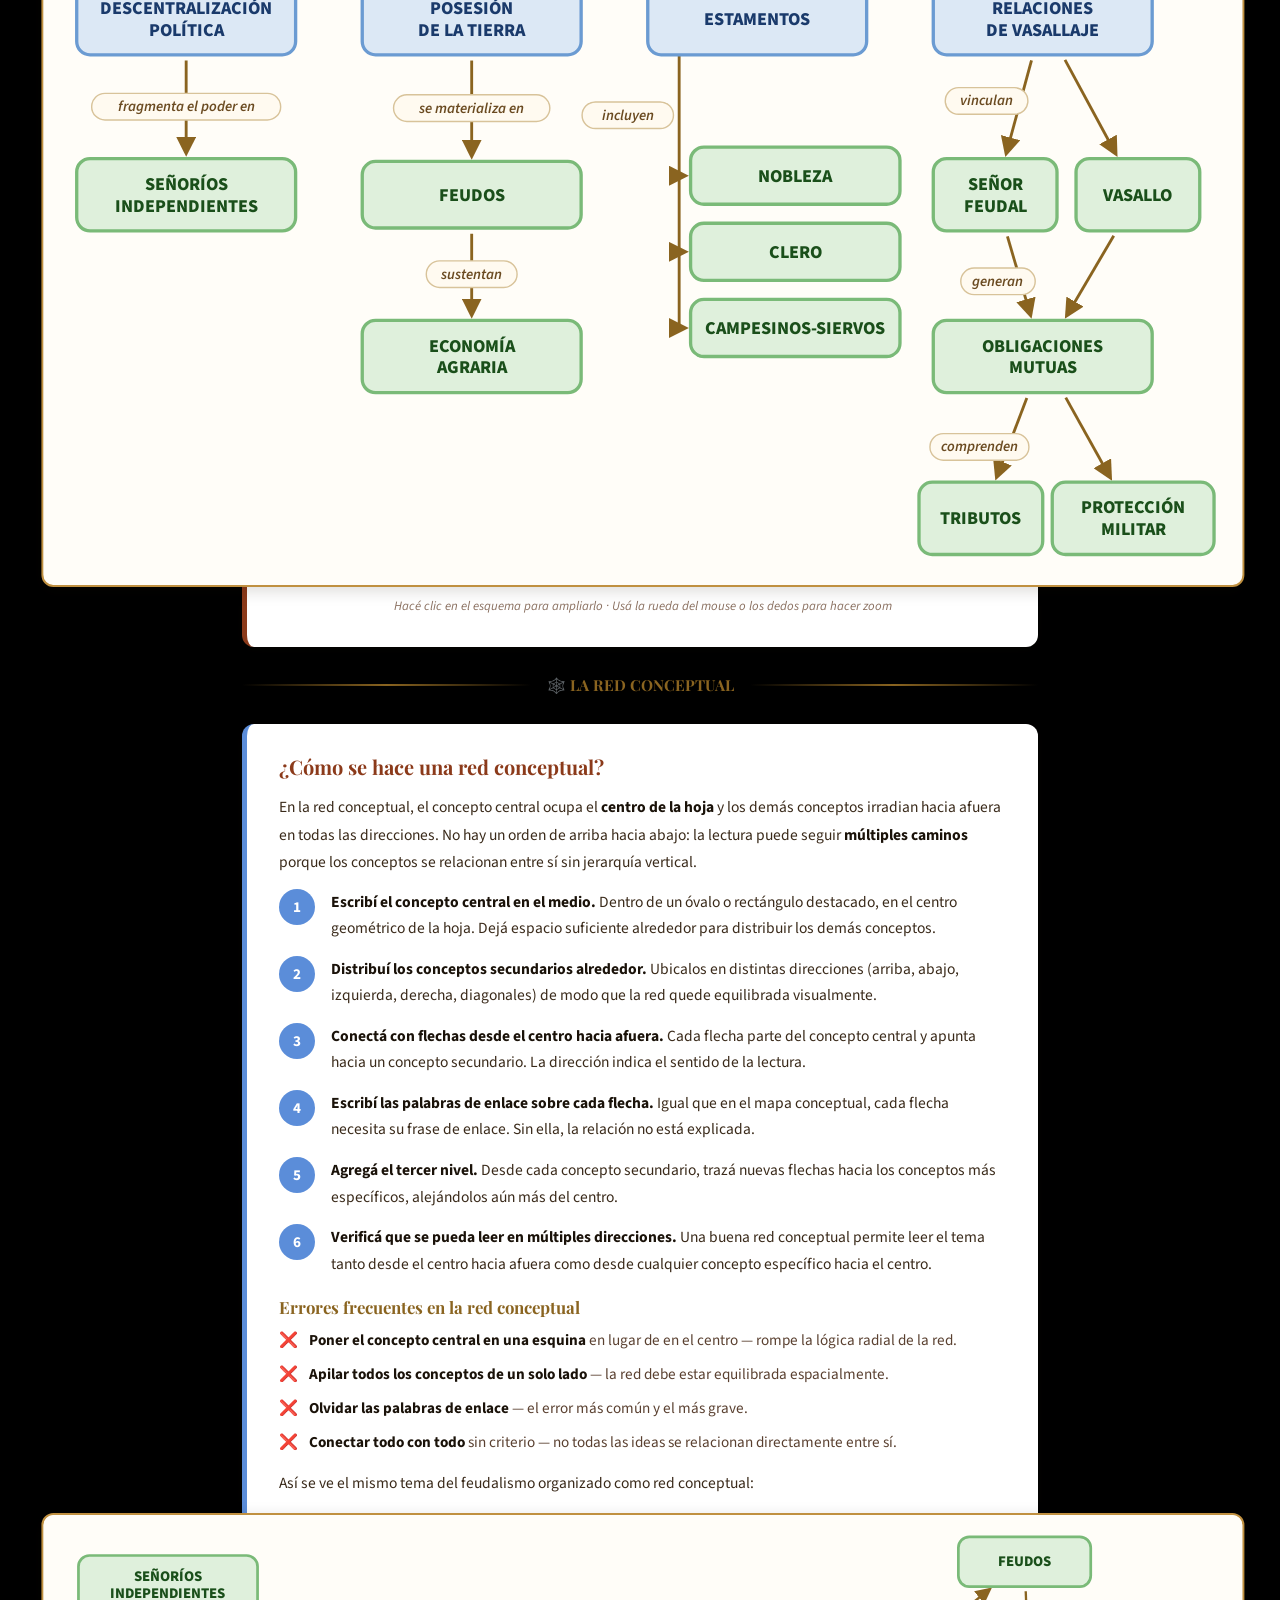
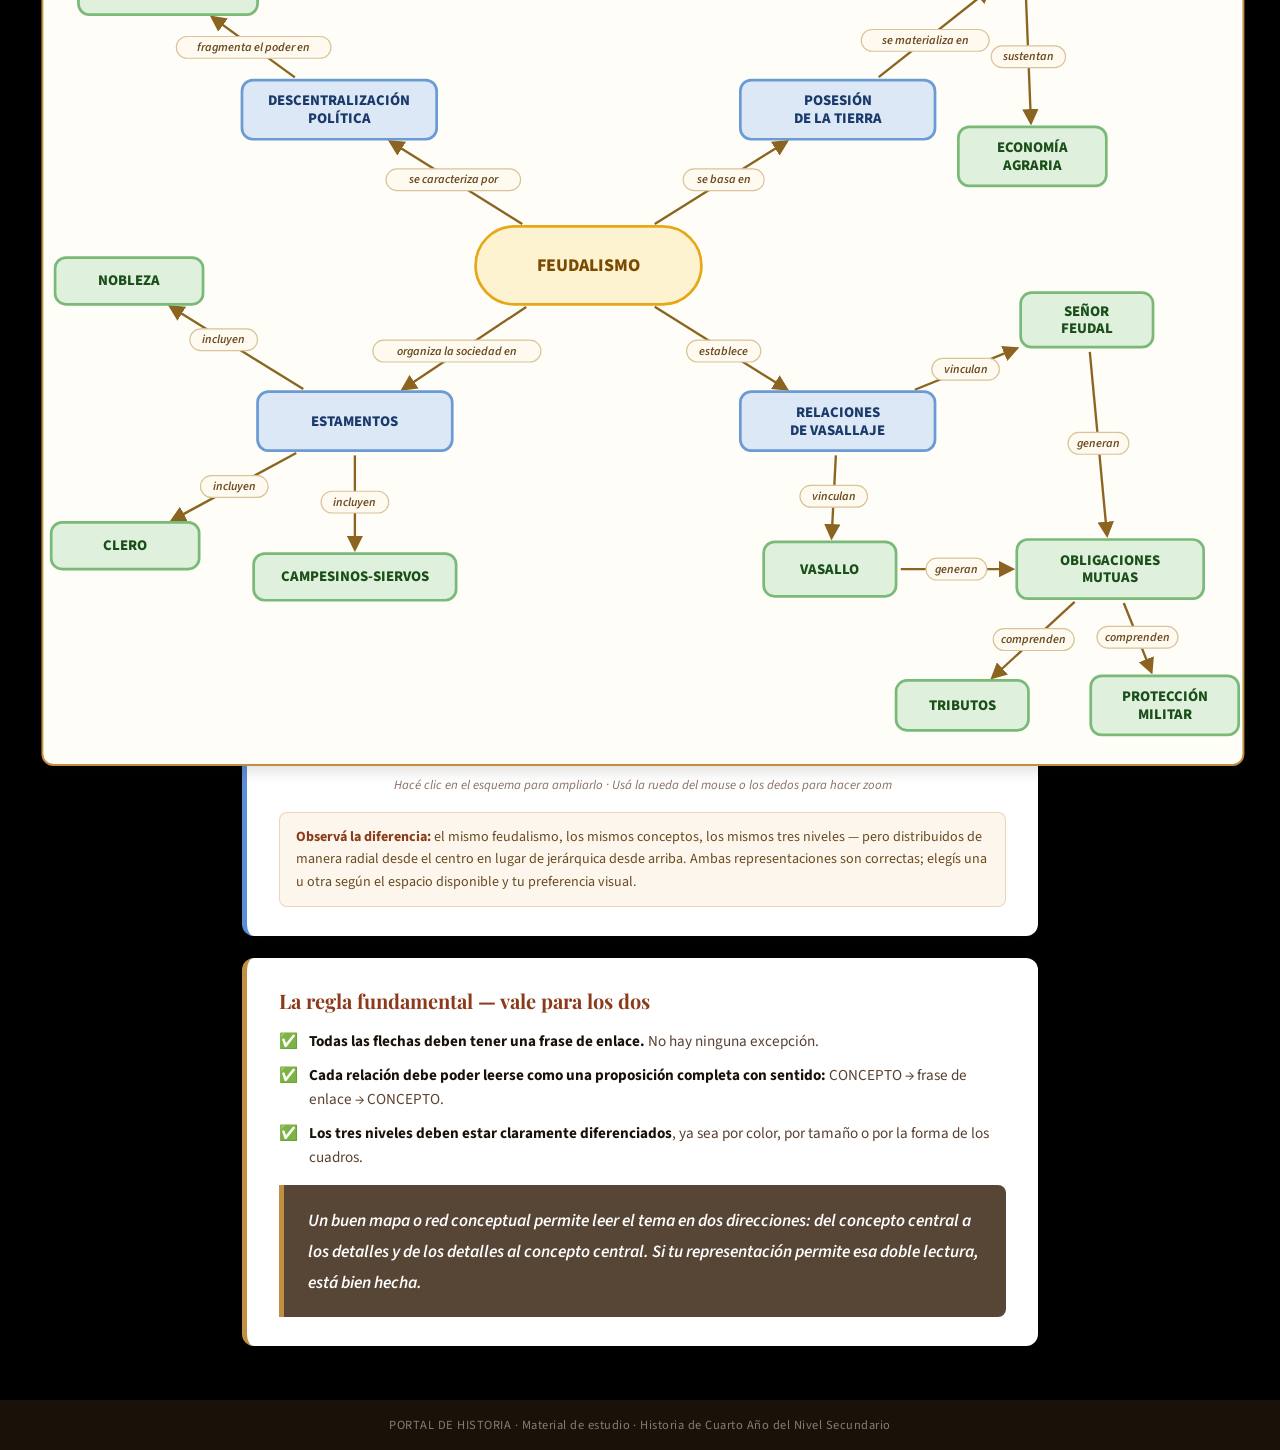
<file: cuarto-año/red-conceptual.html>
<!DOCTYPE html>
<html lang="es">
<head>
  <meta charset="UTF-8">
  <meta name="viewport" content="width=device-width, initial-scale=1.0, user-scalable=no">
  <title>Mapa / Red Conceptual · Portal de Historia 4°</title>
  <link rel="preconnect" href="https://fonts.googleapis.com">
  <link rel="preconnect" href="https://fonts.gstatic.com" crossorigin>
  <link href="https://fonts.googleapis.com/css2?family=Playfair+Display:wght@700;900&family=Source+Sans+3:wght@300;400;600&display=swap" rel="stylesheet">
  <style>
    :root {
      --ink:#1a1209; --parchment:#f5efe2; --warm:#e8dcc8;
      --gold:#c09040; --gold-deep:#8a6420;
      --rust:#8b3a1a; --rust-light:#b85030;
      --olive:#6b7c3f; --shadow:rgba(26,18,9,0.15);
    }
    *,*::before,*::after{margin:0;padding:0;box-sizing:border-box;}
    body{font-family:'Source Sans 3',sans-serif;background:#000;color:var(--ink);min-height:100vh;display:flex;flex-direction:column;}
    body::before{content:none;}

    header{position:relative;z-index:2;background:var(--rust);background-image:linear-gradient(160deg,#a04020 0%,#6b2810 100%);padding:1.2rem 2rem 1rem;display:flex;align-items:center;gap:1.2rem;box-shadow:0 3px 16px var(--shadow);}
    header::after{content:'';position:absolute;bottom:0;left:0;right:0;height:3px;background:linear-gradient(90deg,transparent,var(--gold),transparent);}
    .btn-volver{display:inline-flex;align-items:center;gap:.4rem;background:rgba(255,255,255,.12);color:rgba(255,255,255,.9);text-decoration:none;font-size:.88rem;font-weight:600;padding:.45rem 1rem;border-radius:40px;border:1px solid rgba(255,255,255,.2);transition:background .2s;white-space:nowrap;}
    .btn-volver:hover{background:rgba(255,255,255,.22);}
    .header-titulo{flex:1;}
    .header-titulo h1{font-family:'Playfair Display',serif;font-size:clamp(1rem,2.5vw,1.4rem);font-weight:700;color:#fff;line-height:1.1;}
    .header-titulo p{font-size:.78rem;color:rgba(255,255,255,.65);font-weight:300;margin-top:.2rem;}
    .btn-home{position:fixed;top:15px;right:20px;background:rgba(139,58,26,.85);color:#fff;text-decoration:none;padding:6px 12px;border-radius:20px;font-size:.8rem;z-index:101;border:1px solid rgba(255,255,255,.3);display:inline-flex;align-items:center;gap:6px;}
    .btn-home:hover{background:var(--rust-light);}

    main{position:relative;z-index:1;flex:1;padding:2rem;max-width:860px;margin:0 auto;width:100%;}

    .seccion{background:#fff;border-radius:12px;padding:1.8rem 2rem;margin-bottom:1.4rem;box-shadow:0 2px 12px var(--shadow);}
    .seccion-verde{border-left:5px solid var(--olive);}
    .seccion-gold{border-left:5px solid var(--gold);}
    .seccion-rust{border-left:5px solid var(--rust);}
    .seccion-azul{border-left:5px solid #5b8dd9;}

    /* Divisor entre secciones principales */
    .divisor-seccion{display:flex;align-items:center;gap:1rem;margin:1.8rem 0;position:relative;z-index:1;}
    .divisor-seccion::before,.divisor-seccion::after{content:'';flex:1;height:2px;background:linear-gradient(90deg,transparent,var(--gold-deep),transparent);}
    .divisor-seccion span{font-family:'Playfair Display',serif;font-size:.95rem;color:var(--gold-deep);white-space:nowrap;font-weight:700;}

    h2{font-family:'Playfair Display',serif;font-size:1.25rem;font-weight:700;color:var(--rust);margin-bottom:.9rem;}
    h3{font-family:'Playfair Display',serif;font-size:1.05rem;font-weight:700;color:var(--gold-deep);margin:1.2rem 0 .6rem;}
    p{font-size:.97rem;color:#3a2a1a;line-height:1.75;font-weight:400;margin-bottom:.8rem;}
    p:last-child{margin-bottom:0;}
    strong{font-weight:700;color:var(--ink);}

    /* Niveles visuales */
    .niveles-comunes{display:flex;flex-direction:column;gap:.7rem;margin:1rem 0;}
    .nivel-item{display:flex;align-items:flex-start;gap:1rem;padding:.8rem 1rem;border-radius:8px;background: rgba(50,30,10,0.82);}
    .nivel-badge{display:inline-flex;align-items:center;justify-content:center;min-width:80px;padding:.3rem .7rem;border-radius:20px;font-weight:700;font-size:.82rem;white-space:nowrap;}
    .badge-1{background:#e6a817;color:#fff;}
    .badge-2{background:#6b9bd2;color:#fff;}
    .badge-3{background:#7aba78;color:#fff;}
    .nivel-desc{font-size:1.05rem;color:#fff;line-height:1.6;font-weight:600;}

    /* Niveles (escalera) */
    .escalera{display:flex;flex-direction:column;margin:1.6rem 0 1.8rem;}
    .peldano{display:flex;align-items:stretch;border-radius:18px;background:linear-gradient(135deg,#fffdf8,#f6ecd9);box-shadow:0 6px 18px var(--shadow);overflow:hidden;border:2px solid var(--c);}
    .peldano-1{--c:#d99a0b;--c2:#f2c14e;margin-right:clamp(0px,8vw,96px);}
    .peldano-2{--c:#3f78bf;--c2:#7fb0e6;margin-left:clamp(0px,4vw,48px);margin-right:clamp(0px,4vw,48px);}
    .peldano-3{--c:#4a9648;--c2:#8fcf8c;margin-left:clamp(0px,8vw,96px);}
    .peldano-num{flex:0 0 auto;min-width:clamp(84px,18vw,130px);display:flex;flex-direction:column;align-items:center;justify-content:center;background:linear-gradient(160deg,var(--c2),var(--c));color:#fff;font-family:'Playfair Display',serif;font-weight:900;font-size:clamp(3rem,9vw,4.8rem);line-height:1;text-shadow:0 2px 6px rgba(0,0,0,.3);padding:.6rem .4rem;}
    .peldano-num small{font-family:'Source Sans 3',sans-serif;font-size:clamp(.85rem,2.4vw,1.1rem);font-weight:700;letter-spacing:.16em;text-transform:uppercase;margin-bottom:.15rem;text-shadow:none;}
    .peldano-cuerpo{padding:1.1rem 1.4rem 1.2rem;}
    .peldano-cuerpo h4{font-family:'Playfair Display',serif;font-size:clamp(1.5rem,4.2vw,2.1rem);font-weight:900;color:var(--c);line-height:1.15;margin:0 0 .4rem;}
    .peldano-cuerpo p{font-size:clamp(1.15rem,3.2vw,1.45rem);line-height:1.5;color:var(--ink);font-weight:600;margin:0;}
    .peldano-flecha{align-self:center;color:var(--gold-deep);font-size:1.6rem;line-height:1;margin:.35rem 0;}

    /* Pasos */
    .pasos{list-style:none;display:flex;flex-direction:column;gap:.9rem;margin-top:.5rem;}
    .paso{display:flex;gap:1rem;align-items:flex-start;}
    .paso-num{display:inline-flex;align-items:center;justify-content:center;min-width:36px;height:36px;border-radius:50%;font-weight:700;font-size:.95rem;flex-shrink:0;color:#fff;}
    .paso-num-rust{background:var(--rust);}
    .paso-num-azul{background:#5b8dd9;}
    .paso-texto{font-size:.97rem;color:#3a2a1a;line-height:1.7;font-weight:400;}
    .paso-texto strong{font-weight:700;}

    /* Errores */
    .errores{list-style:none;display:flex;flex-direction:column;gap:.6rem;margin-top:.5rem;}
    .error{display:flex;gap:.7rem;align-items:flex-start;font-size:.95rem;color:#5a4030;line-height:1.6;}

    /* Cajas del ejemplo */
    .cadena{display:flex;flex-direction:column;gap:.5rem;margin:.5rem 0 1rem;}
    .cadena-item{display:flex;align-items:center;gap:.5rem;flex-wrap:wrap;}
    .caja{display:inline-flex;align-items:center;padding:.3rem .8rem;border-radius:6px;font-weight:700;font-size:.88rem;}
    .caja-azul{background:#dce8f5;color:#1a3a6b;border:2px solid #6b9bd2;}
    .caja-verde{background:#dff0dc;color:#1a4f1a;border:2px solid #7aba78;}
    .caja-amarilla{background:#fef3d0;color:#7a4a00;border:2px solid #e6a817;}
    .enlace{font-size:.78rem;color:#8a7060;font-style:italic;padding:0 .3rem;}
    .flecha{color:var(--gold-deep);font-size:1.1rem;}
    .ramificacion{margin:.4rem 0 .4rem 1.5rem;display:flex;flex-direction:column;gap:.4rem;}
    .ram-item{display:flex;align-items:center;gap:.5rem;flex-wrap:wrap;}

    /* Concepto central */
    .concepto-central{display:inline-block;background:#e6a817;color:#fff;font-weight:900;font-size:1.2rem;padding:.5rem 1.5rem;border-radius:8px;font-family:'Playfair Display',serif;letter-spacing:.05em;margin-bottom:1rem;}

    /* Nivel título */
    .nivel-titulo{display:inline-flex;align-items:center;gap:.6rem;font-family:'Playfair Display',serif;font-size:1rem;font-weight:700;color:#fff;padding:.35rem 1rem;border-radius:40px;margin-bottom:.7rem;}
    .nivel-1-bg{background:#e6a817;}
    .nivel-2-bg{background:#6b9bd2;}
    .nivel-3-bg{background:#7aba78;}

    /* Diferencia visual entre mapa y red */
    .comparativa{display:grid;grid-template-columns:1fr 1fr;gap:1rem;margin:1rem 0;}
    .comp-item{padding:1rem;border-radius:8px;text-align:center;}
    .comp-mapa{background:#f0f5ff;border:2px solid #6b9bd2;}
    .comp-red{background:#f0fff0;border:2px solid #7aba78;}
    .comp-titulo{font-weight:700;font-size:.95rem;margin-bottom:.5rem;color:var(--ink);}
    .comp-desc{font-size:.88rem;color:#5a4030;line-height:1.55;}

    /* Imagen */
    .img-wrap{width:100%;border-radius:10px;overflow:hidden;border:2px solid var(--gold);cursor:pointer;box-shadow:0 4px 16px var(--shadow);transition:box-shadow .2s;margin-top:1rem;}
    .img-wrap:hover{box-shadow:0 6px 24px rgba(139,58,26,.25);}
    .img-wrap img{width:100%;display:block;}
    .img-caption{text-align:center;font-size:.8rem;color:#8a7060;margin-top:.5rem;font-style:italic;}

    .nota{background:#fdf6ec;border:1px solid rgba(192,144,64,.3);border-radius:8px;padding:.8rem 1rem;margin-top:.8rem;font-size:.88rem;color:#6a4a20;line-height:1.6;}
    .nota strong{color:var(--rust);}
    .cita{background: rgba(50,30,10,0.82);border-left:5px solid var(--gold);border-radius:0 8px 8px 0;padding:1.2rem 1.5rem;margin-top:1rem;font-style:italic;font-size:1.08rem;color:#fff;line-height:1.8;font-weight:600;}

    /* Diagramas del feudalismo */
    .diagrama{width:min(1400px,94vw);position:relative;left:50%;transform:translateX(-50%);border-radius:12px;border:2px solid var(--gold);box-shadow:0 4px 16px var(--shadow);margin-top:1rem;background:#fffdf8;cursor:zoom-in;overflow:hidden;}
    .diagrama-scroll{overflow-x:auto;-webkit-overflow-scrolling:touch;}
    .diagrama svg{display:block;width:100%;height:auto;}
    .diagrama svg[aria-label^="Mapa"]{min-width:1000px;}
    .diagrama svg[aria-label^="Red"]{min-width:1100px;}

    /* Visor */
    .visor-overlay{position:fixed;inset:0;background:rgba(0,0,0,.92);backdrop-filter:blur(4px);z-index:9999;display:none;align-items:center;justify-content:center;cursor:grab;}
    .visor-overlay.activo{display:flex;}
    .visor-contenedor{width:90vw;height:88vh;display:flex;align-items:center;justify-content:center;overflow:hidden;}
    .visor-imagen{max-width:90%;max-height:85vh;object-fit:contain;transition:transform .12s ease;cursor:inherit;touch-action:none;user-select:none;-webkit-user-drag:none;}
    .visor-cerrar{position:absolute;top:1.2rem;right:1.2rem;background:rgba(255,255,255,.15);border:none;color:#fff;width:40px;height:40px;border-radius:50%;font-size:1.2rem;cursor:pointer;display:flex;align-items:center;justify-content:center;transition:background .2s;z-index:10000;}
    .visor-cerrar:hover{background:rgba(255,255,255,.3);}
    .visor-info{position:absolute;bottom:1rem;left:50%;transform:translateX(-50%);background:rgba(0,0,0,.55);color:#fff;padding:.3rem .8rem;border-radius:20px;font-size:.7rem;pointer-events:none;}

    footer{position:relative;z-index:1;background:var(--ink);color:rgba(255,255,255,.45);text-align:center;padding:1rem;font-size:.78rem;letter-spacing:.04em;}

    @media(max-width:600px){
      main{padding:1rem;}
      .seccion{padding:1.2rem;}
      .comparativa{grid-template-columns:1fr;}
      .cadena-item,.ram-item{gap:.3rem;}
      .caja{font-size:.78rem;padding:.25rem .6rem;}
    }
  </style>
</head>
<body>

<header>
  <a href="linea-vocabulario-mapa.html" class="btn-volver">← Volver atrás</a>
  <div class="header-titulo">
    <h1>🕸️ ¿Cómo hacer un mapa/red conceptual?</h1>
  </div>
</header>
<a href="../index.html" class="btn-home">🏠 Ir a página principal</a>

<main>

  <!-- ── INTRODUCCIÓN COMÚN ── -->
  <div class="seccion seccion-verde">
    <h2>¿Para qué sirven el mapa y la red conceptual?</h2>
    <p>Tanto el mapa conceptual como la red conceptual son herramientas visuales que te permiten <strong>organizar las ideas de un texto por niveles de importancia</strong>. En lugar de escribir párrafos, usás <strong>conceptos</strong> (palabras clave) conectados por <strong>flechas</strong> y <strong>palabras de enlace</strong> que explican la relación entre ellos.</p>
    <p>La ventaja de ambos es la misma: de un solo vistazo podés ver cómo se relacionan todas las ideas del tema. Son como mapas, pero de conceptos.</p>
    <p>En los dos casos, las ideas se organizan en <strong>tres niveles de importancia</strong>:</p>
    <div class="escalera">
      <div class="peldano peldano-1">
        <div class="peldano-num"><small>Nivel</small>1</div>
        <div class="peldano-cuerpo">
          <h4>Concepto central</h4>
          <p>La idea más importante del tema. Da sentido a todo lo demás. Es el punto de partida de cualquier mapa o red conceptual.</p>
        </div>
      </div>
      <div class="peldano-flecha" aria-hidden="true">▼</div>
      <div class="peldano peldano-2">
        <div class="peldano-num"><small>Nivel</small>2</div>
        <div class="peldano-cuerpo">
          <h4>Conceptos secundarios</h4>
          <p>Las ideas más directamente relacionadas con el concepto central. Cada una representa una dimensión o aspecto principal del tema.</p>
        </div>
      </div>
      <div class="peldano-flecha" aria-hidden="true">▼</div>
      <div class="peldano peldano-3">
        <div class="peldano-num"><small>Nivel</small>3</div>
        <div class="peldano-cuerpo">
          <h4>Conceptos terciarios o específicos</h4>
          <p>Ideas más detalladas que se desprenden de los conceptos secundarios. Le dan profundidad y precisión a la representación.</p>
        </div>
      </div>
    </div>
    <p>La diferencia entre un mapa y una red conceptual no está en el contenido ni en los niveles, sino en el <strong>diseño visual</strong>: la forma en que se distribuyen los conceptos en el espacio.</p>
    <div class="comparativa">
      <div class="comp-item comp-mapa">
        <div class="comp-titulo">📋 Mapa conceptual</div>
        <div class="comp-desc">El concepto central va <strong>arriba</strong> y los demás se organizan hacia abajo en forma jerárquica, como un árbol.</div>
      </div>
      <div class="comp-item comp-red">
        <div class="comp-titulo">🕸️ Red conceptual</div>
        <div class="comp-desc">El concepto central va en el <strong>medio</strong> y los demás irradian hacia afuera en todas las direcciones, como los rayos de una rueda.</div>
      </div>
    </div>
  </div>

  <!-- ══════════════════════════════════════ -->
  <div class="divisor-seccion"><span>📋 EL MAPA CONCEPTUAL</span></div>
  <!-- ══════════════════════════════════════ -->

  <!-- ── CÓMO HACER UN MAPA CONCEPTUAL ── -->
  <div class="seccion seccion-rust">
    <h2>¿Cómo se hace un mapa conceptual?</h2>
    <p>En el mapa conceptual, el concepto central ocupa la parte superior y los conceptos se van ramificando hacia abajo, nivel por nivel. La lectura es siempre <strong>de arriba hacia abajo</strong>.</p>
    <ol class="pasos">
      <li class="paso">
        <span class="paso-num paso-num-rust">1</span>
        <span class="paso-texto"><strong>Escribí el concepto central arriba.</strong> En el centro superior de la hoja, dentro de un rectángulo u óvalo destacado. Es la idea más importante del tema.</span>
      </li>
      <li class="paso">
        <span class="paso-num paso-num-rust">2</span>
        <span class="paso-texto"><strong>Identificá los conceptos secundarios.</strong> ¿Cuáles son las ideas que se desprenden directamente del concepto central? Ubicalas en el segundo nivel, distribuidas horizontalmente debajo del concepto central.</span>
      </li>
      <li class="paso">
        <span class="paso-num paso-num-rust">3</span>
        <span class="paso-texto"><strong>Conectá con flechas hacia abajo.</strong> Dibujá flechas que vayan desde el concepto central hacia cada concepto secundario, siempre apuntando hacia abajo.</span>
      </li>
      <li class="paso">
        <span class="paso-num paso-num-rust">4</span>
        <span class="paso-texto"><strong>Escribí las palabras de enlace sobre cada flecha.</strong> Sin ellas, el mapa es solo una lista de palabras. Cada flecha debe tener una frase que explique la relación: <em>"se basa en"</em>, <em>"organiza la sociedad en"</em>, <em>"establece"</em>.</span>
      </li>
      <li class="paso">
        <span class="paso-num paso-num-rust">5</span>
        <span class="paso-texto"><strong>Agregá el tercer nivel.</strong> De cada concepto secundario, dibujá nuevas flechas hacia abajo conectando los conceptos más específicos.</span>
      </li>
      <li class="paso">
        <span class="paso-num paso-num-rust">6</span>
        <span class="paso-texto"><strong>Revisá que se pueda leer.</strong> Cada conexión debe poder leerse como una oración con sentido: <em>"FEUDALISMO se basa en POSESIÓN DE LA TIERRA"</em> ✓</span>
      </li>
    </ol>

    <h3>Errores frecuentes en el mapa conceptual</h3>
    <ul class="errores">
      <li class="error"><span>❌</span><span><strong>Escribir oraciones completas</strong> dentro de los cuadros en lugar de conceptos breves.</span></li>
      <li class="error"><span>❌</span><span><strong>Olvidar las palabras de enlace</strong> sobre las flechas — sin ellas, el mapa no tiene sentido.</span></li>
      <li class="error"><span>❌</span><span><strong>No respetar los niveles:</strong> mezclar conceptos de distintos niveles en la misma fila.</span></li>
      <li class="error"><span>❌</span><span><strong>Dibujar flechas sin dirección</strong> — siempre deben apuntar hacia abajo, del nivel superior al inferior.</span></li>
    </ul>

    <h3>Ejemplo: El feudalismo en mapa conceptual</h3>
    <div class="nivel-titulo nivel-1-bg">Nivel 1 — Concepto central</div>
    <div><span class="concepto-central">FEUDALISMO</span></div>

    <div class="nivel-titulo nivel-2-bg">Nivel 2 — Conceptos secundarios</div>
    <div class="cadena">
      <div class="cadena-item"><span class="caja caja-amarilla">FEUDALISMO</span><span class="flecha">→</span><span class="enlace">se caracteriza por</span><span class="flecha">→</span><span class="caja caja-azul">DESCENTRALIZACIÓN POLÍTICA</span></div>
      <div class="cadena-item"><span class="caja caja-amarilla">FEUDALISMO</span><span class="flecha">→</span><span class="enlace">se basa en</span><span class="flecha">→</span><span class="caja caja-azul">POSESIÓN DE LA TIERRA</span></div>
      <div class="cadena-item"><span class="caja caja-amarilla">FEUDALISMO</span><span class="flecha">→</span><span class="enlace">organiza la sociedad en</span><span class="flecha">→</span><span class="caja caja-azul">ESTAMENTOS</span></div>
      <div class="cadena-item"><span class="caja caja-amarilla">FEUDALISMO</span><span class="flecha">→</span><span class="enlace">establece</span><span class="flecha">→</span><span class="caja caja-azul">RELACIONES DE VASALLAJE</span></div>
    </div>

    <div class="nivel-titulo nivel-3-bg">Nivel 3 — Conceptos específicos</div>
    <div class="cadena">
      <div class="cadena-item"><span class="caja caja-azul">DESCENTRALIZACIÓN POLÍTICA</span><span class="flecha">→</span><span class="enlace">fragmenta el poder en</span><span class="flecha">→</span><span class="caja caja-verde">SEÑORÍOS INDEPENDIENTES</span></div>
      <div class="cadena-item"><span class="caja caja-azul">POSESIÓN DE LA TIERRA</span><span class="flecha">→</span><span class="enlace">se materializa en</span><span class="flecha">→</span><span class="caja caja-verde">FEUDOS</span><span class="flecha">→</span><span class="enlace">sustentan</span><span class="flecha">→</span><span class="caja caja-verde">ECONOMÍA AGRARIA</span></div>
      <div class="cadena-item"><span class="caja caja-azul">ESTAMENTOS</span><span class="flecha">→</span><span class="enlace">incluyen</span><span class="flecha">→</span><span class="caja caja-verde">NOBLEZA</span><span class="caja caja-verde">CLERO</span><span class="caja caja-verde">CAMPESINOS-SIERVOS</span></div>
      <div class="cadena-item"><span class="caja caja-azul">RELACIONES DE VASALLAJE</span><span class="flecha">→</span><span class="enlace">vinculan</span><span class="flecha">→</span><span class="caja caja-verde">SEÑOR FEUDAL</span><span class="caja caja-verde">VASALLO</span><span class="flecha">→</span><span class="enlace">generan</span><span class="flecha">→</span><span class="caja caja-verde">OBLIGACIONES MUTUAS</span></div>
      <div class="cadena-item"><span class="caja caja-verde">OBLIGACIONES MUTUAS</span><span class="flecha">→</span><span class="enlace">comprenden</span><span class="flecha">→</span><span class="caja caja-verde">TRIBUTOS</span><span class="caja caja-verde">PROTECCIÓN MILITAR</span></div>
    </div>

    <div class="nota"><strong>Nota histórica:</strong> la categoría <em>campesinos/siervos</em> incluía distintas situaciones jurídicas: desde el campesino alodial libre hasta el siervo de la gleba, pasando por formas intermedias de dependencia como el terrazguero (en Inglaterra, <em>tenant-at-will</em>).</div>

    <p style="margin-top:1rem;">Así se ve este mapa conceptual en formato visual completo:</p>
    <div class="diagrama" onclick="abrirDiagrama(this)" title="Hacé clic para ampliar"><div class="diagrama-scroll"><svg xmlns="http://www.w3.org/2000/svg" viewBox="0 0 1260 830" role="img" aria-label="Mapa conceptual del feudalismo" font-family="Source Sans 3, Arial, sans-serif"><defs><marker id="ah1" viewBox="0 0 10 10" refX="8" refY="5" markerWidth="7" markerHeight="7" orient="auto-start-reverse"><path d="M0 0L10 5L0 10z" fill="#8a6420"/></marker></defs><rect width="1260" height="830" rx="14" fill="#fffdf8"/><line x1="496.7" y1="100.2" x2="253.3" y2="194.8" stroke="#8a6420" stroke-width="3" marker-end="url(#ah1)"/><rect x="226.6" y="129.5" width="172.8" height="28" rx="14" fill="#fffaf0" stroke="#d8c39a" stroke-width="1.5"/><text x="313.0" y="143.5" text-anchor="middle" dominant-baseline="central" font-size="15.5" font-style="italic" font-weight="600" fill="#6a4a20">se caracteriza por</text><line x1="563.5" y1="102.6" x2="486.5" y2="192.4" stroke="#8a6420" stroke-width="3" marker-end="url(#ah1)"/><rect x="445.0" y="133.5" width="104.0" height="28" rx="14" fill="#fffaf0" stroke="#d8c39a" stroke-width="1.5"/><text x="497.0" y="147.5" text-anchor="middle" dominant-baseline="central" font-size="15.5" font-style="italic" font-weight="600" fill="#6a4a20">se basa en</text><line x1="636.5" y1="102.6" x2="713.5" y2="192.4" stroke="#8a6420" stroke-width="3" marker-end="url(#ah1)"/><rect x="595.1" y="133.5" width="215.8" height="28" rx="14" fill="#fffaf0" stroke="#d8c39a" stroke-width="1.5"/><text x="703.0" y="147.5" text-anchor="middle" dominant-baseline="central" font-size="15.5" font-style="italic" font-weight="600" fill="#6a4a20">organiza la sociedad en</text><line x1="703.3" y1="100.2" x2="946.7" y2="194.8" stroke="#8a6420" stroke-width="3" marker-end="url(#ah1)"/><rect x="839.3" y="129.5" width="95.4" height="28" rx="14" fill="#fffaf0" stroke="#d8c39a" stroke-width="1.5"/><text x="887.0" y="143.5" text-anchor="middle" dominant-baseline="central" font-size="15.5" font-style="italic" font-weight="600" fill="#6a4a20">establece</text><line x1="150.0" y1="279.0" x2="150.0" y2="376.0" stroke="#8a6420" stroke-width="3" marker-end="url(#ah1)"/><rect x="50.7" y="313.5" width="198.6" height="28" rx="14" fill="#fffaf0" stroke="#d8c39a" stroke-width="1.5"/><text x="150.0" y="327.5" text-anchor="middle" dominant-baseline="central" font-size="15.5" font-style="italic" font-weight="600" fill="#6a4a20">fragmenta el poder en</text><line x1="450.0" y1="279.0" x2="450.0" y2="379.0" stroke="#8a6420" stroke-width="3" marker-end="url(#ah1)"/><rect x="367.9" y="315.0" width="164.2" height="28" rx="14" fill="#fffaf0" stroke="#d8c39a" stroke-width="1.5"/><text x="450.0" y="329.0" text-anchor="middle" dominant-baseline="central" font-size="15.5" font-style="italic" font-weight="600" fill="#6a4a20">se materializa en</text><line x1="450.0" y1="461.0" x2="450.0" y2="546.0" stroke="#8a6420" stroke-width="3" marker-end="url(#ah1)"/><rect x="402.3" y="489.5" width="95.4" height="28" rx="14" fill="#fffaf0" stroke="#d8c39a" stroke-width="1.5"/><text x="450.0" y="503.5" text-anchor="middle" dominant-baseline="central" font-size="15.5" font-style="italic" font-weight="600" fill="#6a4a20">sustentan</text><line x1="668" y1="273" x2="668" y2="560" stroke="#8a6420" stroke-width="3"/><line x1="668.0" y1="400.0" x2="674.0" y2="400.0" stroke="#8a6420" stroke-width="3" marker-end="url(#ah1)"/><line x1="668.0" y1="480.0" x2="674.0" y2="480.0" stroke="#8a6420" stroke-width="3" marker-end="url(#ah1)"/><line x1="668.0" y1="560.0" x2="674.0" y2="560.0" stroke="#8a6420" stroke-width="3" marker-end="url(#ah1)"/><rect x="566" y="322.5" width="96" height="28" rx="14" fill="#fffaf0" stroke="#d8c39a" stroke-width="1.5"/><text x="614" y="336.5" text-anchor="middle" dominant-baseline="central" font-size="15.5" font-style="italic" font-weight="600" fill="#6a4a20">incluyen</text><line x1="1038.2" y1="278.8" x2="1011.8" y2="376.2" stroke="#8a6420" stroke-width="3" marker-end="url(#ah1)"/><rect x="947.6" y="307.5" width="86.8" height="28" rx="14" fill="#fffaf0" stroke="#d8c39a" stroke-width="1.5"/><text x="991.0" y="321.5" text-anchor="middle" dominant-baseline="central" font-size="15.5" font-style="italic" font-weight="600" fill="#6a4a20">vinculan</text><line x1="1073.4" y1="278.3" x2="1126.6" y2="376.7" stroke="#8a6420" stroke-width="3" marker-end="url(#ah1)"/><line x1="1012.9" y1="463.8" x2="1037.1" y2="546.2" stroke="#8a6420" stroke-width="3" marker-end="url(#ah1)"/><rect x="963.9" y="497.0" width="78.2" height="28" rx="14" fill="#fffaf0" stroke="#d8c39a" stroke-width="1.5"/><text x="1003.0" y="511.0" text-anchor="middle" dominant-baseline="central" font-size="15.5" font-style="italic" font-weight="600" fill="#6a4a20">generan</text><line x1="1124.6" y1="463.2" x2="1075.4" y2="546.8" stroke="#8a6420" stroke-width="3" marker-end="url(#ah1)"/><line x1="1033.3" y1="633.6" x2="1001.7" y2="716.4" stroke="#8a6420" stroke-width="3" marker-end="url(#ah1)"/><rect x="931.5" y="671.0" width="104.0" height="28" rx="14" fill="#fffaf0" stroke="#d8c39a" stroke-width="1.5"/><text x="983.5" y="685.0" text-anchor="middle" dominant-baseline="central" font-size="15.5" font-style="italic" font-weight="600" fill="#6a4a20">comprenden</text><line x1="1074.2" y1="633.2" x2="1120.8" y2="716.8" stroke="#8a6420" stroke-width="3" marker-end="url(#ah1)"/><rect x="460.0" y="22.0" width="280" height="76" rx="38.0" fill="#fef3d0" stroke="#e6a817" stroke-width="3.5"/><text x="600" y="60.0" text-anchor="middle" dominant-baseline="central" font-size="23" font-weight="800" fill="#7a4a00">FEUDALISMO</text><rect x="35.0" y="197.0" width="230" height="76" rx="14" fill="#dce8f5" stroke="#6b9bd2" stroke-width="3.5"/><text x="150" y="223.6" text-anchor="middle" dominant-baseline="central" font-size="19" font-weight="800" fill="#1a3a6b">DESCENTRALIZACIÓN</text><text x="150" y="246.4" text-anchor="middle" dominant-baseline="central" font-size="19" font-weight="800" fill="#1a3a6b">POLÍTICA</text><rect x="335.0" y="197.0" width="230" height="76" rx="14" fill="#dce8f5" stroke="#6b9bd2" stroke-width="3.5"/><text x="450" y="223.6" text-anchor="middle" dominant-baseline="central" font-size="19" font-weight="800" fill="#1a3a6b">POSESIÓN</text><text x="450" y="246.4" text-anchor="middle" dominant-baseline="central" font-size="19" font-weight="800" fill="#1a3a6b">DE LA TIERRA</text><rect x="635.0" y="197.0" width="230" height="76" rx="14" fill="#dce8f5" stroke="#6b9bd2" stroke-width="3.5"/><text x="750" y="235.0" text-anchor="middle" dominant-baseline="central" font-size="19" font-weight="800" fill="#1a3a6b">ESTAMENTOS</text><rect x="935.0" y="197.0" width="230" height="76" rx="14" fill="#dce8f5" stroke="#6b9bd2" stroke-width="3.5"/><text x="1050" y="223.6" text-anchor="middle" dominant-baseline="central" font-size="19" font-weight="800" fill="#1a3a6b">RELACIONES</text><text x="1050" y="246.4" text-anchor="middle" dominant-baseline="central" font-size="19" font-weight="800" fill="#1a3a6b">DE VASALLAJE</text><rect x="35.0" y="382.0" width="230" height="76" rx="14" fill="#dff0dc" stroke="#7aba78" stroke-width="3.5"/><text x="150" y="408.6" text-anchor="middle" dominant-baseline="central" font-size="19" font-weight="800" fill="#1a4f1a">SEÑORÍOS</text><text x="150" y="431.40000000000003" text-anchor="middle" dominant-baseline="central" font-size="19" font-weight="800" fill="#1a4f1a">INDEPENDIENTES</text><rect x="335.0" y="385.0" width="230" height="70" rx="14" fill="#dff0dc" stroke="#7aba78" stroke-width="3.5"/><text x="450" y="420.0" text-anchor="middle" dominant-baseline="central" font-size="19" font-weight="800" fill="#1a4f1a">FEUDOS</text><rect x="335.0" y="552.0" width="230" height="76" rx="14" fill="#dff0dc" stroke="#7aba78" stroke-width="3.5"/><text x="450" y="578.6" text-anchor="middle" dominant-baseline="central" font-size="19" font-weight="800" fill="#1a4f1a">ECONOMÍA</text><text x="450" y="601.4" text-anchor="middle" dominant-baseline="central" font-size="19" font-weight="800" fill="#1a4f1a">AGRARIA</text><rect x="680.0" y="370.0" width="220" height="60" rx="14" fill="#dff0dc" stroke="#7aba78" stroke-width="3.5"/><text x="790" y="400.0" text-anchor="middle" dominant-baseline="central" font-size="19" font-weight="800" fill="#1a4f1a">NOBLEZA</text><rect x="680.0" y="450.0" width="220" height="60" rx="14" fill="#dff0dc" stroke="#7aba78" stroke-width="3.5"/><text x="790" y="480.0" text-anchor="middle" dominant-baseline="central" font-size="19" font-weight="800" fill="#1a4f1a">CLERO</text><rect x="680.0" y="530.0" width="220" height="60" rx="14" fill="#dff0dc" stroke="#7aba78" stroke-width="3.5"/><text x="790" y="560.0" text-anchor="middle" dominant-baseline="central" font-size="19" font-weight="800" fill="#1a4f1a">CAMPESINOS-SIERVOS</text><rect x="935.0" y="382.0" width="130" height="76" rx="14" fill="#dff0dc" stroke="#7aba78" stroke-width="3.5"/><text x="1000" y="408.6" text-anchor="middle" dominant-baseline="central" font-size="19" font-weight="800" fill="#1a4f1a">SEÑOR</text><text x="1000" y="431.40000000000003" text-anchor="middle" dominant-baseline="central" font-size="19" font-weight="800" fill="#1a4f1a">FEUDAL</text><rect x="1085.0" y="382.0" width="130" height="76" rx="14" fill="#dff0dc" stroke="#7aba78" stroke-width="3.5"/><text x="1150" y="420.0" text-anchor="middle" dominant-baseline="central" font-size="19" font-weight="800" fill="#1a4f1a">VASALLO</text><rect x="935.0" y="552.0" width="230" height="76" rx="14" fill="#dff0dc" stroke="#7aba78" stroke-width="3.5"/><text x="1050" y="578.6" text-anchor="middle" dominant-baseline="central" font-size="19" font-weight="800" fill="#1a4f1a">OBLIGACIONES</text><text x="1050" y="601.4" text-anchor="middle" dominant-baseline="central" font-size="19" font-weight="800" fill="#1a4f1a">MUTUAS</text><rect x="920.0" y="722.0" width="130" height="76" rx="14" fill="#dff0dc" stroke="#7aba78" stroke-width="3.5"/><text x="985" y="760.0" text-anchor="middle" dominant-baseline="central" font-size="19" font-weight="800" fill="#1a4f1a">TRIBUTOS</text><rect x="1060.0" y="722.0" width="170" height="76" rx="14" fill="#dff0dc" stroke="#7aba78" stroke-width="3.5"/><text x="1145" y="748.6" text-anchor="middle" dominant-baseline="central" font-size="19" font-weight="800" fill="#1a4f1a">PROTECCIÓN</text><text x="1145" y="771.4" text-anchor="middle" dominant-baseline="central" font-size="19" font-weight="800" fill="#1a4f1a">MILITAR</text></svg></div></div>
    <p class="img-caption">Hacé clic en el esquema para ampliarlo · Usá la rueda del mouse o los dedos para hacer zoom</p>
  </div>

  <!-- ══════════════════════════════════════ -->
  <div class="divisor-seccion"><span>🕸️ LA RED CONCEPTUAL</span></div>
  <!-- ══════════════════════════════════════ -->

  <!-- ── CÓMO HACER UNA RED CONCEPTUAL ── -->
  <div class="seccion seccion-azul">
    <h2>¿Cómo se hace una red conceptual?</h2>
    <p>En la red conceptual, el concepto central ocupa el <strong>centro de la hoja</strong> y los demás conceptos irradian hacia afuera en todas las direcciones. No hay un orden de arriba hacia abajo: la lectura puede seguir <strong>múltiples caminos</strong> porque los conceptos se relacionan entre sí sin jerarquía vertical.</p>
    <ol class="pasos">
      <li class="paso">
        <span class="paso-num paso-num-azul">1</span>
        <span class="paso-texto"><strong>Escribí el concepto central en el medio.</strong> Dentro de un óvalo o rectángulo destacado, en el centro geométrico de la hoja. Dejá espacio suficiente alrededor para distribuir los demás conceptos.</span>
      </li>
      <li class="paso">
        <span class="paso-num paso-num-azul">2</span>
        <span class="paso-texto"><strong>Distribuí los conceptos secundarios alrededor.</strong> Ubicalos en distintas direcciones (arriba, abajo, izquierda, derecha, diagonales) de modo que la red quede equilibrada visualmente.</span>
      </li>
      <li class="paso">
        <span class="paso-num paso-num-azul">3</span>
        <span class="paso-texto"><strong>Conectá con flechas desde el centro hacia afuera.</strong> Cada flecha parte del concepto central y apunta hacia un concepto secundario. La dirección indica el sentido de la lectura.</span>
      </li>
      <li class="paso">
        <span class="paso-num paso-num-azul">4</span>
        <span class="paso-texto"><strong>Escribí las palabras de enlace sobre cada flecha.</strong> Igual que en el mapa conceptual, cada flecha necesita su frase de enlace. Sin ella, la relación no está explicada.</span>
      </li>
      <li class="paso">
        <span class="paso-num paso-num-azul">5</span>
        <span class="paso-texto"><strong>Agregá el tercer nivel.</strong> Desde cada concepto secundario, trazá nuevas flechas hacia los conceptos más específicos, alejándolos aún más del centro.</span>
      </li>
      <li class="paso">
        <span class="paso-num paso-num-azul">6</span>
        <span class="paso-texto"><strong>Verificá que se pueda leer en múltiples direcciones.</strong> Una buena red conceptual permite leer el tema tanto desde el centro hacia afuera como desde cualquier concepto específico hacia el centro.</span>
      </li>
    </ol>

    <h3>Errores frecuentes en la red conceptual</h3>
    <ul class="errores">
      <li class="error"><span>❌</span><span><strong>Poner el concepto central en una esquina</strong> en lugar de en el centro — rompe la lógica radial de la red.</span></li>
      <li class="error"><span>❌</span><span><strong>Apilar todos los conceptos de un solo lado</strong> — la red debe estar equilibrada espacialmente.</span></li>
      <li class="error"><span>❌</span><span><strong>Olvidar las palabras de enlace</strong> — el error más común y el más grave.</span></li>
      <li class="error"><span>❌</span><span><strong>Conectar todo con todo</strong> sin criterio — no todas las ideas se relacionan directamente entre sí.</span></li>
    </ul>

    <p style="margin-top:1rem;">Así se ve el mismo tema del feudalismo organizado como red conceptual:</p>
    <div class="diagrama" onclick="abrirDiagrama(this)" title="Hacé clic para ampliar"><div class="diagrama-scroll"><svg xmlns="http://www.w3.org/2000/svg" viewBox="0 0 1540 1090" role="img" aria-label="Red conceptual del feudalismo" font-family="Source Sans 3, Arial, sans-serif"><defs><marker id="ah2" viewBox="0 0 10 10" refX="8" refY="5" markerWidth="7" markerHeight="7" orient="auto-start-reverse"><path d="M0 0L10 5L0 10z" fill="#8a6420"/></marker></defs><rect width="1540" height="1090" rx="14" fill="#fffdf8"/><line x1="614.9" y1="396.8" x2="445.9" y2="291.2" stroke="#8a6420" stroke-width="3" marker-end="url(#ah2)"/><rect x="440.0" y="326.0" width="172.8" height="28" rx="14" fill="#fffaf0" stroke="#d8c39a" stroke-width="1.5"/><text x="526.4" y="340.0" text-anchor="middle" dominant-baseline="central" font-size="15.5" font-style="italic" font-weight="600" fill="#6a4a20">se caracteriza por</text><line x1="785.1" y1="396.8" x2="954.1" y2="291.2" stroke="#8a6420" stroke-width="3" marker-end="url(#ah2)"/><rect x="821.6" y="326.0" width="104.0" height="28" rx="14" fill="#fffaf0" stroke="#d8c39a" stroke-width="1.5"/><text x="873.6" y="340.0" text-anchor="middle" dominant-baseline="central" font-size="15.5" font-style="italic" font-weight="600" fill="#6a4a20">se basa en</text><line x1="620.0" y1="503.3" x2="462.0" y2="608.7" stroke="#8a6420" stroke-width="3" marker-end="url(#ah2)"/><rect x="423.1" y="546.0" width="215.8" height="28" rx="14" fill="#fffaf0" stroke="#d8c39a" stroke-width="1.5"/><text x="531.0" y="560.0" text-anchor="middle" dominant-baseline="central" font-size="15.5" font-style="italic" font-weight="600" fill="#6a4a20">organiza la sociedad en</text><line x1="785.1" y1="503.2" x2="954.1" y2="608.8" stroke="#8a6420" stroke-width="3" marker-end="url(#ah2)"/><rect x="825.9" y="546.0" width="95.4" height="28" rx="14" fill="#fffaf0" stroke="#d8c39a" stroke-width="1.5"/><text x="873.6" y="560.0" text-anchor="middle" dominant-baseline="central" font-size="15.5" font-style="italic" font-weight="600" fill="#6a4a20">establece</text><line x1="322.9" y1="208.5" x2="217.1" y2="131.5" stroke="#8a6420" stroke-width="3" marker-end="url(#ah2)"/><rect x="170.7" y="156.0" width="198.6" height="28" rx="14" fill="#fffaf0" stroke="#d8c39a" stroke-width="1.5"/><text x="270.0" y="170.0" text-anchor="middle" dominant-baseline="central" font-size="15.5" font-style="italic" font-weight="600" fill="#6a4a20">fragmenta el poder en</text><line x1="1072.7" y1="208.3" x2="1214.9" y2="95.7" stroke="#8a6420" stroke-width="3" marker-end="url(#ah2)"/><rect x="1050.3" y="147.0" width="164.2" height="28" rx="14" fill="#fffaf0" stroke="#d8c39a" stroke-width="1.5"/><text x="1132.4" y="161.0" text-anchor="middle" dominant-baseline="central" font-size="15.5" font-style="italic" font-weight="600" fill="#6a4a20">se materializa en</text><line x1="1261.5" y1="98.0" x2="1268.2" y2="266.0" stroke="#8a6420" stroke-width="3" marker-end="url(#ah2)"/><rect x="1217.2" y="168.0" width="95.4" height="28" rx="14" fill="#fffaf0" stroke="#d8c39a" stroke-width="1.5"/><text x="1264.9" y="182.0" text-anchor="middle" dominant-baseline="central" font-size="15.5" font-style="italic" font-weight="600" fill="#6a4a20">sustentan</text><line x1="333.7" y1="608.8" x2="163.4" y2="503.2" stroke="#8a6420" stroke-width="3" marker-end="url(#ah2)"/><rect x="188.1" y="531.4" width="86.8" height="28" rx="14" fill="#fffaf0" stroke="#d8c39a" stroke-width="1.5"/><text x="231.5" y="545.4" text-anchor="middle" dominant-baseline="central" font-size="15.5" font-style="italic" font-weight="600" fill="#6a4a20">incluyen</text><line x1="324.7" y1="690.9" x2="165.6" y2="777.1" stroke="#8a6420" stroke-width="3" marker-end="url(#ah2)"/><rect x="201.7" y="720.0" width="86.8" height="28" rx="14" fill="#fffaf0" stroke="#d8c39a" stroke-width="1.5"/><text x="245.1" y="734.0" text-anchor="middle" dominant-baseline="central" font-size="15.5" font-style="italic" font-weight="600" fill="#6a4a20">incluyen</text><line x1="400.0" y1="694.0" x2="400.0" y2="814.0" stroke="#8a6420" stroke-width="3" marker-end="url(#ah2)"/><rect x="356.6" y="740.0" width="86.8" height="28" rx="14" fill="#fffaf0" stroke="#d8c39a" stroke-width="1.5"/><text x="400.0" y="754.0" text-anchor="middle" dominant-baseline="central" font-size="15.5" font-style="italic" font-weight="600" fill="#6a4a20">incluyen</text><line x1="1119.1" y1="609.7" x2="1249.4" y2="556.8" stroke="#8a6420" stroke-width="3" marker-end="url(#ah2)"/><rect x="1140.9" y="569.3" width="86.8" height="28" rx="14" fill="#fffaf0" stroke="#d8c39a" stroke-width="1.5"/><text x="1184.3" y="583.3" text-anchor="middle" dominant-baseline="central" font-size="15.5" font-style="italic" font-weight="600" fill="#6a4a20">vinculan</text><line x1="1017.7" y1="694.0" x2="1012.2" y2="799.0" stroke="#8a6420" stroke-width="3" marker-end="url(#ah2)"/><rect x="971.5" y="732.5" width="86.8" height="28" rx="14" fill="#fffaf0" stroke="#d8c39a" stroke-width="1.5"/><text x="1014.9" y="746.5" text-anchor="middle" dominant-baseline="central" font-size="15.5" font-style="italic" font-weight="600" fill="#6a4a20">vinculan</text><line x1="1343.8" y1="561.0" x2="1365.9" y2="796.0" stroke="#8a6420" stroke-width="3" marker-end="url(#ah2)"/><rect x="1315.8" y="664.5" width="78.2" height="28" rx="14" fill="#fffaf0" stroke="#d8c39a" stroke-width="1.5"/><text x="1354.9" y="678.5" text-anchor="middle" dominant-baseline="central" font-size="15.5" font-style="italic" font-weight="600" fill="#6a4a20">generan</text><line x1="1101.0" y1="840.0" x2="1244.0" y2="840.0" stroke="#8a6420" stroke-width="3" marker-end="url(#ah2)"/><rect x="1133.4" y="826.0" width="78.2" height="28" rx="14" fill="#fffaf0" stroke="#d8c39a" stroke-width="1.5"/><text x="1172.5" y="840.0" text-anchor="middle" dominant-baseline="central" font-size="15.5" font-style="italic" font-weight="600" fill="#6a4a20">generan</text><line x1="1324.3" y1="882.1" x2="1219.2" y2="978.9" stroke="#8a6420" stroke-width="3" marker-end="url(#ah2)"/><rect x="1219.7" y="916.5" width="104.0" height="28" rx="14" fill="#fffaf0" stroke="#d8c39a" stroke-width="1.5"/><text x="1271.7" y="930.5" text-anchor="middle" dominant-baseline="central" font-size="15.5" font-style="italic" font-weight="600" fill="#6a4a20">comprenden</text><line x1="1387.4" y1="883.6" x2="1422.6" y2="971.4" stroke="#8a6420" stroke-width="3" marker-end="url(#ah2)"/><rect x="1353.0" y="913.5" width="104.0" height="28" rx="14" fill="#fffaf0" stroke="#d8c39a" stroke-width="1.5"/><text x="1405.0" y="927.5" text-anchor="middle" dominant-baseline="central" font-size="15.5" font-style="italic" font-weight="600" fill="#6a4a20">comprenden</text><rect x="555.0" y="400.0" width="290" height="100" rx="50.0" fill="#fef3d0" stroke="#e6a817" stroke-width="3.5"/><text x="700" y="450.0" text-anchor="middle" dominant-baseline="central" font-size="23" font-weight="800" fill="#7a4a00">FEUDALISMO</text><rect x="255.0" y="212.0" width="250" height="76" rx="14" fill="#dce8f5" stroke="#6b9bd2" stroke-width="3.5"/><text x="380" y="238.6" text-anchor="middle" dominant-baseline="central" font-size="19" font-weight="800" fill="#1a3a6b">DESCENTRALIZACIÓN</text><text x="380" y="261.4" text-anchor="middle" dominant-baseline="central" font-size="19" font-weight="800" fill="#1a3a6b">POLÍTICA</text><rect x="895.0" y="212.0" width="250" height="76" rx="14" fill="#dce8f5" stroke="#6b9bd2" stroke-width="3.5"/><text x="1020" y="238.6" text-anchor="middle" dominant-baseline="central" font-size="19" font-weight="800" fill="#1a3a6b">POSESIÓN</text><text x="1020" y="261.4" text-anchor="middle" dominant-baseline="central" font-size="19" font-weight="800" fill="#1a3a6b">DE LA TIERRA</text><rect x="275.0" y="612.0" width="250" height="76" rx="14" fill="#dce8f5" stroke="#6b9bd2" stroke-width="3.5"/><text x="400" y="650.0" text-anchor="middle" dominant-baseline="central" font-size="19" font-weight="800" fill="#1a3a6b">ESTAMENTOS</text><rect x="895.0" y="612.0" width="250" height="76" rx="14" fill="#dce8f5" stroke="#6b9bd2" stroke-width="3.5"/><text x="1020" y="638.6" text-anchor="middle" dominant-baseline="central" font-size="19" font-weight="800" fill="#1a3a6b">RELACIONES</text><text x="1020" y="661.4" text-anchor="middle" dominant-baseline="central" font-size="19" font-weight="800" fill="#1a3a6b">DE VASALLAJE</text><rect x="45.0" y="52.0" width="230" height="76" rx="14" fill="#dff0dc" stroke="#7aba78" stroke-width="3.5"/><text x="160" y="78.6" text-anchor="middle" dominant-baseline="central" font-size="19" font-weight="800" fill="#1a4f1a">SEÑORÍOS</text><text x="160" y="101.39999999999999" text-anchor="middle" dominant-baseline="central" font-size="19" font-weight="800" fill="#1a4f1a">INDEPENDIENTES</text><rect x="1175.0" y="28.0" width="170" height="64" rx="14" fill="#dff0dc" stroke="#7aba78" stroke-width="3.5"/><text x="1260" y="60.0" text-anchor="middle" dominant-baseline="central" font-size="19" font-weight="800" fill="#1a4f1a">FEUDOS</text><rect x="1175.0" y="272.0" width="190" height="76" rx="14" fill="#dff0dc" stroke="#7aba78" stroke-width="3.5"/><text x="1270" y="298.6" text-anchor="middle" dominant-baseline="central" font-size="19" font-weight="800" fill="#1a4f1a">ECONOMÍA</text><text x="1270" y="321.40000000000003" text-anchor="middle" dominant-baseline="central" font-size="19" font-weight="800" fill="#1a4f1a">AGRARIA</text><rect x="15.0" y="440.0" width="190" height="60" rx="14" fill="#dff0dc" stroke="#7aba78" stroke-width="3.5"/><text x="110" y="470.0" text-anchor="middle" dominant-baseline="central" font-size="19" font-weight="800" fill="#1a4f1a">NOBLEZA</text><rect x="10.0" y="780.0" width="190" height="60" rx="14" fill="#dff0dc" stroke="#7aba78" stroke-width="3.5"/><text x="105" y="810.0" text-anchor="middle" dominant-baseline="central" font-size="19" font-weight="800" fill="#1a4f1a">CLERO</text><rect x="270.0" y="820.0" width="260" height="60" rx="14" fill="#dff0dc" stroke="#7aba78" stroke-width="3.5"/><text x="400" y="850.0" text-anchor="middle" dominant-baseline="central" font-size="19" font-weight="800" fill="#1a4f1a">CAMPESINOS-SIERVOS</text><rect x="1255.0" y="485.0" width="170" height="70" rx="14" fill="#dff0dc" stroke="#7aba78" stroke-width="3.5"/><text x="1340" y="508.6" text-anchor="middle" dominant-baseline="central" font-size="19" font-weight="800" fill="#1a4f1a">SEÑOR</text><text x="1340" y="531.4" text-anchor="middle" dominant-baseline="central" font-size="19" font-weight="800" fill="#1a4f1a">FEUDAL</text><rect x="925.0" y="805.0" width="170" height="70" rx="14" fill="#dff0dc" stroke="#7aba78" stroke-width="3.5"/><text x="1010" y="840.0" text-anchor="middle" dominant-baseline="central" font-size="19" font-weight="800" fill="#1a4f1a">VASALLO</text><rect x="1250.0" y="802.0" width="240" height="76" rx="14" fill="#dff0dc" stroke="#7aba78" stroke-width="3.5"/><text x="1370" y="828.6" text-anchor="middle" dominant-baseline="central" font-size="19" font-weight="800" fill="#1a4f1a">OBLIGACIONES</text><text x="1370" y="851.4" text-anchor="middle" dominant-baseline="central" font-size="19" font-weight="800" fill="#1a4f1a">MUTUAS</text><rect x="1095.0" y="983.0" width="170" height="64" rx="14" fill="#dff0dc" stroke="#7aba78" stroke-width="3.5"/><text x="1180" y="1015.0" text-anchor="middle" dominant-baseline="central" font-size="19" font-weight="800" fill="#1a4f1a">TRIBUTOS</text><rect x="1345.0" y="977.0" width="190" height="76" rx="14" fill="#dff0dc" stroke="#7aba78" stroke-width="3.5"/><text x="1440" y="1003.6" text-anchor="middle" dominant-baseline="central" font-size="19" font-weight="800" fill="#1a4f1a">PROTECCIÓN</text><text x="1440" y="1026.4" text-anchor="middle" dominant-baseline="central" font-size="19" font-weight="800" fill="#1a4f1a">MILITAR</text></svg></div></div>
    <p class="img-caption">Hacé clic en el esquema para ampliarlo · Usá la rueda del mouse o los dedos para hacer zoom</p>

    <div class="nota" style="margin-top:1rem;"><strong>Observá la diferencia:</strong> el mismo feudalismo, los mismos conceptos, los mismos tres niveles — pero distribuidos de manera radial desde el centro en lugar de jerárquica desde arriba. Ambas representaciones son correctas; elegís una u otra según el espacio disponible y tu preferencia visual.</div>
  </div>

  <!-- ── REGLA FINAL ── -->
  <div class="seccion seccion-gold">
    <h2>La regla fundamental — vale para los dos</h2>
    <ul class="errores">
      <li class="error"><span>✅</span><span><strong>Todas las flechas deben tener una frase de enlace.</strong> No hay ninguna excepción.</span></li>
      <li class="error"><span>✅</span><span><strong>Cada relación debe poder leerse como una proposición completa con sentido:</strong> CONCEPTO → frase de enlace → CONCEPTO.</span></li>
      <li class="error"><span>✅</span><span><strong>Los tres niveles deben estar claramente diferenciados</strong>, ya sea por color, por tamaño o por la forma de los cuadros.</span></li>
    </ul>
    <div class="cita">
      Un buen mapa o red conceptual permite leer el tema en dos direcciones: del concepto central a los detalles y de los detalles al concepto central. Si tu representación permite esa doble lectura, está bien hecha.
    </div>
  </div>

</main>

<div class="visor-overlay" id="visorOverlay">
  <div class="visor-contenedor">
    <img id="visorImg" class="visor-imagen" draggable="false" alt="">
  </div>
  <button class="visor-cerrar" id="visorCerrar">✕</button>
  <div class="visor-info" id="visorInfo">Escala: 100%</div>
</div>

<footer>PORTAL DE HISTORIA · Material de estudio · Historia de Cuarto Año del Nivel Secundario</footer>

<script>
let vScale=1,vTx=0,vTy=0,vDragging=false,vStartX,vStartY,vStartTx,vStartTy,vTouchDist=0,vTouchScaleStart=1;
const visorOverlay=document.getElementById('visorOverlay');
const visorImg=document.getElementById('visorImg');
const visorInfo=document.getElementById('visorInfo');
const visorCerrar=document.getElementById('visorCerrar');
function abrirVisor(src){vScale=1;vTx=0;vTy=0;visorImg.src=src;visorOverlay.classList.add('activo');document.body.style.overflow='hidden';actualizarVisor();}
function abrirDiagrama(el){const svg=el.querySelector('svg').cloneNode(true);const vb=svg.getAttribute('viewBox').split(' ');svg.setAttribute('width',vb[2]);svg.setAttribute('height',vb[3]);abrirVisor('data:image/svg+xml;charset=utf-8,'+encodeURIComponent(new XMLSerializer().serializeToString(svg)));}
function cerrarVisor(){visorOverlay.classList.remove('activo');document.body.style.overflow='';}
function actualizarVisor(){visorImg.style.transform=`translate(${vTx}px,${vTy}px) scale(${vScale})`;visorInfo.textContent=`Escala: ${Math.round(vScale*100)}%`;}
visorImg.addEventListener('wheel',e=>{e.preventDefault();vScale=Math.min(Math.max(vScale+(e.deltaY>0?-0.1:0.1),0.4),6);actualizarVisor();},{passive:false});
visorImg.addEventListener('mousedown',e=>{vDragging=true;vStartX=e.clientX;vStartY=e.clientY;vStartTx=vTx;vStartTy=vTy;visorImg.style.cursor='grabbing';});
window.addEventListener('mousemove',e=>{if(!vDragging)return;vTx=vStartTx+(e.clientX-vStartX);vTy=vStartTy+(e.clientY-vStartY);actualizarVisor();});
window.addEventListener('mouseup',()=>{vDragging=false;visorImg.style.cursor='grab';});
visorImg.addEventListener('touchstart',e=>{if(e.touches.length===1){vDragging=true;vStartX=e.touches[0].clientX;vStartY=e.touches[0].clientY;vStartTx=vTx;vStartTy=vTy;}else if(e.touches.length===2){vDragging=false;vTouchDist=Math.hypot(e.touches[0].clientX-e.touches[1].clientX,e.touches[0].clientY-e.touches[1].clientY);vTouchScaleStart=vScale;}},{passive:false});
visorImg.addEventListener('touchmove',e=>{e.preventDefault();if(e.touches.length===1&&vDragging){vTx=vStartTx+(e.touches[0].clientX-vStartX);vTy=vStartTy+(e.touches[0].clientY-vStartY);actualizarVisor();}else if(e.touches.length===2){const nd=Math.hypot(e.touches[0].clientX-e.touches[1].clientX,e.touches[0].clientY-e.touches[1].clientY);vScale=Math.min(Math.max(vTouchScaleStart*(nd/vTouchDist),0.4),6);actualizarVisor();}},{passive:false});
visorImg.addEventListener('touchend',()=>{vDragging=false;});
visorCerrar.addEventListener('click',cerrarVisor);
visorOverlay.addEventListener('click',e=>{if(e.target===visorOverlay)cerrarVisor();});
visorImg.addEventListener('dragstart',e=>e.preventDefault());
document.addEventListener('keydown',e=>{if(visorOverlay.classList.contains('activo')&&e.key==='Escape')cerrarVisor();});
</script>
</body>
</html>
</file>
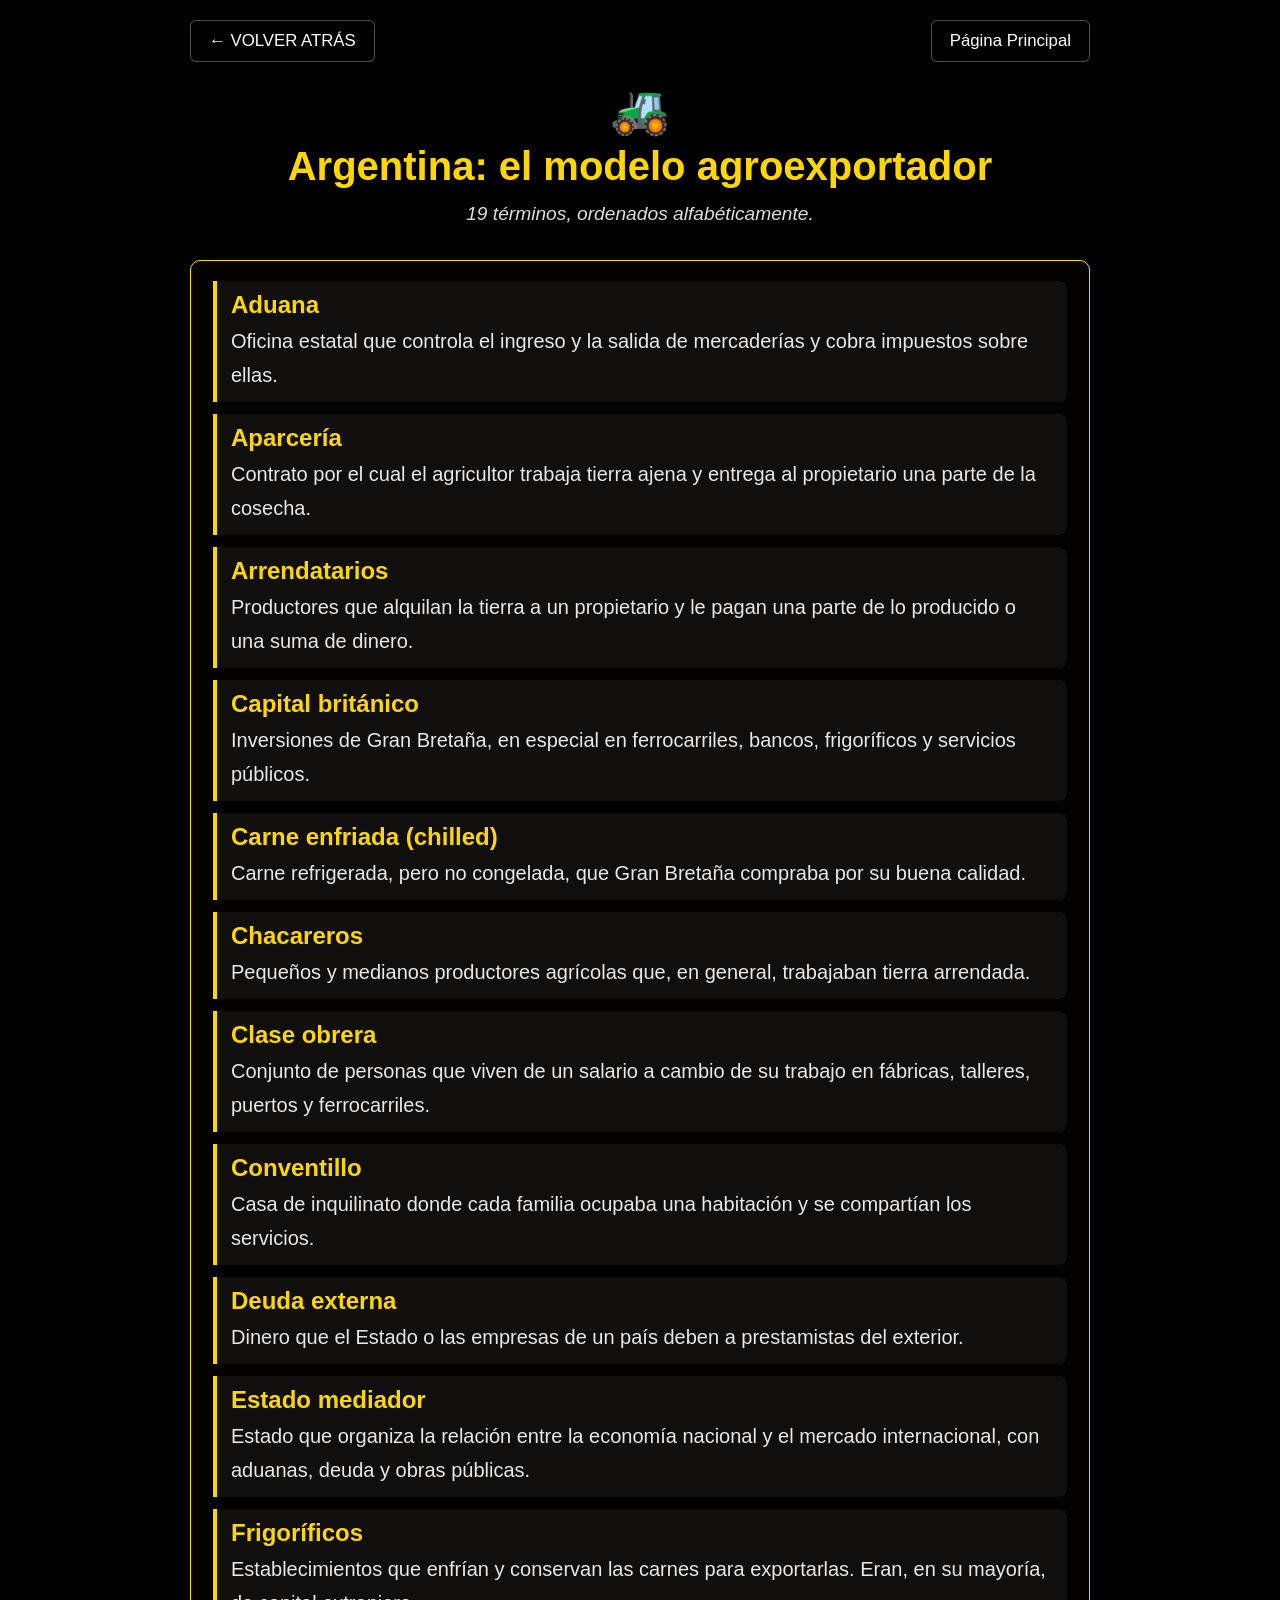
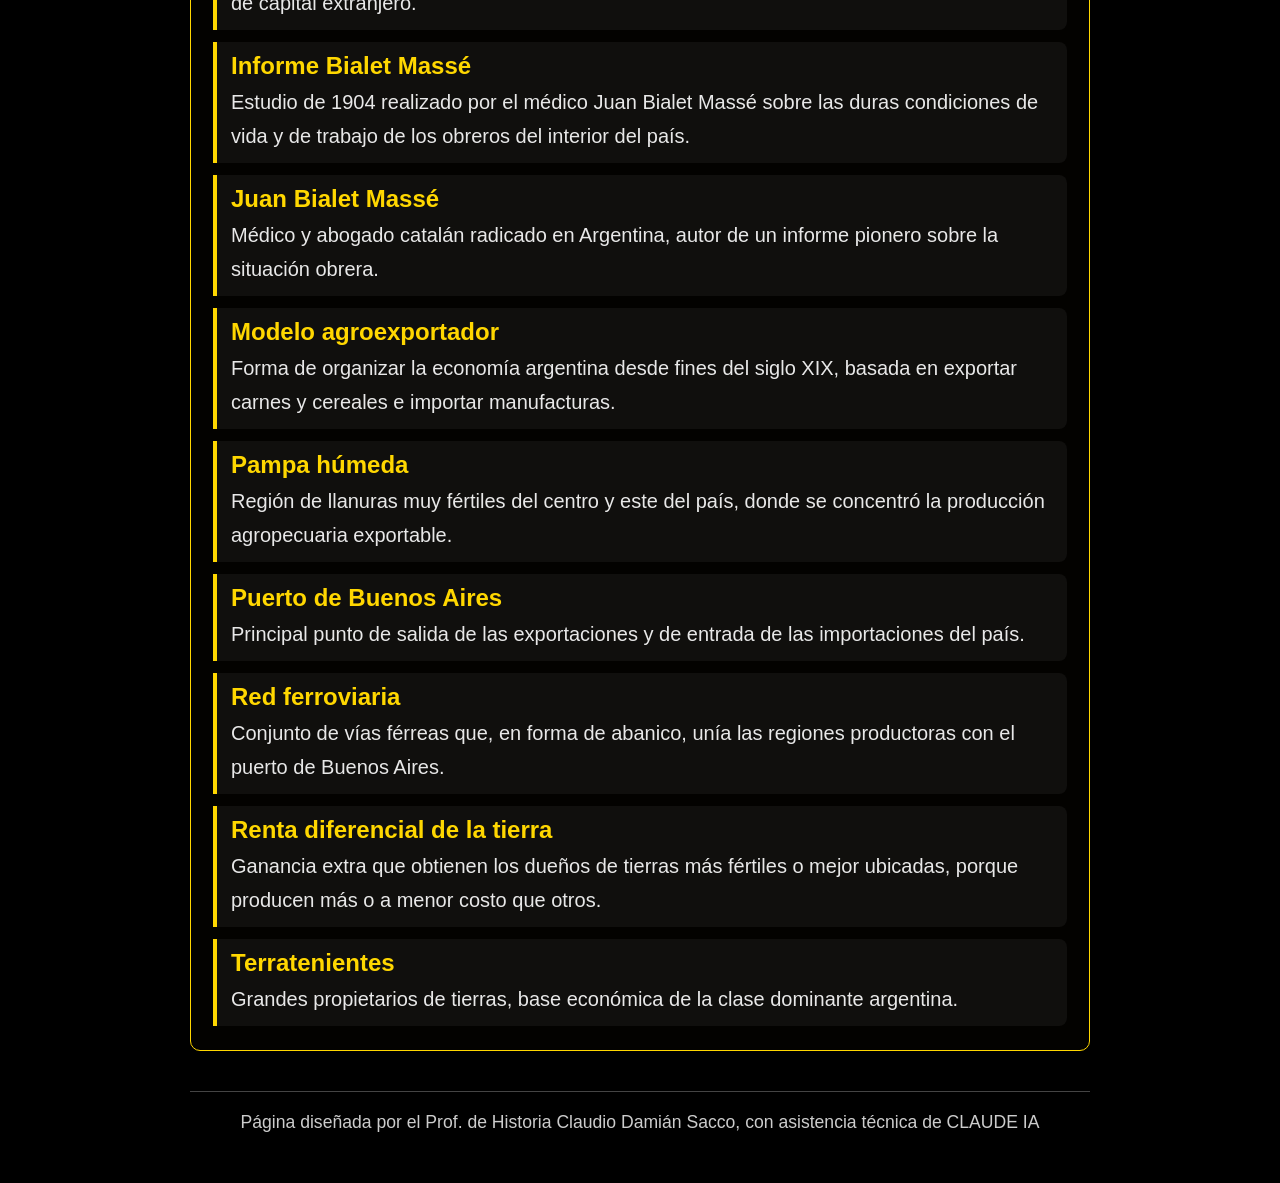
<file: cuarto-año/vocabulario-historico-argentina-el-modelo-agroexportador.html>
<!DOCTYPE html>
<html lang="es">
<head>
<meta charset="UTF-8">
<meta name="viewport" content="width=device-width, initial-scale=1.0">
<title>Argentina: el modelo agroexportador – Vocabulario de Cuarto Año</title>
<style>
    * { margin: 0; padding: 0; box-sizing: border-box; }
    body { background: #000; color: white; font-family: Arial, sans-serif; min-height: 100vh; padding: 20px; }
    .pagina { max-width: 900px; margin: 0 auto; }
    .barra-superior { display: flex; justify-content: space-between; align-items: center; gap: 10px; margin-bottom: 20px; }
    .nav-btn { color: white; text-decoration: none; background-color: rgba(0,0,0,0.6); border: 1px solid rgba(255,255,255,0.3); padding: 10px 18px; border-radius: 6px; font-size: 1.05rem; transition: 0.2s; }
    .nav-btn:hover { background-color: rgba(255,255,255,0.15); }
    .encabezado { text-align: center; margin-bottom: 30px; }
    .encabezado h1 { color: gold; font-size: 2.5rem; text-shadow: 2px 2px 4px black; margin-bottom: 10px; }
    .encabezado p { color: #ddd; font-style: italic; font-size: 1.2rem; line-height: 1.6; }
    .icono-grande { display: block; font-size: 3rem; margin-bottom: 6px; }
    .firma { text-align: center; margin-top: 40px; padding-top: 20px; border-top: 1px solid #444; font-size: 1.1rem; color: #ccc; margin-bottom: 30px; }

    .panel-terminos { background: rgba(4,3,0,0.88); border: 1.5px solid gold; border-radius: 10px; margin-bottom: 30px; }
    .lista-palabras { display: flex; flex-direction: column; gap: 12px; padding: 20px 22px 24px; }
    .palabra { background: rgba(255,255,255,0.05); border-left: 4px solid gold; padding: 10px 14px; border-radius: 0 8px 8px 0; }
    .palabra:hover { background: rgba(255,215,0,0.08); }
    .termino { font-weight: bold; color: gold; font-size: 1.5rem; }
    .definicion { margin-top: 5px; color: #e8e8e8; font-size: 1.25rem; line-height: 1.7; }
    @media (max-width: 640px) { .encabezado h1 { font-size: 1.8rem; } .lista-palabras { padding: 16px 14px 20px; } .termino { font-size: 1.3rem; } .definicion { font-size: 1.1rem; } }
</style>
</head>
<body>
<div class="pagina">
  <div class="barra-superior">
    <a href="vocabulario-historico.html" class="nav-btn">← VOLVER ATRÁS</a>
    <a href="../index.html" class="nav-btn">Página Principal</a>
  </div>
  <div class="encabezado">
    <span class="icono-grande">🚜</span>
    <h1>Argentina: el modelo agroexportador</h1>
    <p>19 términos, ordenados alfabéticamente.</p>
  </div>
  <div class="panel-terminos">
    <div class="lista-palabras">
<div class="palabra"><span class="termino">Aduana</span><div class="definicion">Oficina estatal que controla el ingreso y la salida de mercaderías y cobra impuestos sobre ellas.</div></div>
<div class="palabra"><span class="termino">Aparcería</span><div class="definicion">Contrato por el cual el agricultor trabaja tierra ajena y entrega al propietario una parte de la cosecha.</div></div>
<div class="palabra"><span class="termino">Arrendatarios</span><div class="definicion">Productores que alquilan la tierra a un propietario y le pagan una parte de lo producido o una suma de dinero.</div></div>
<div class="palabra"><span class="termino">Capital británico</span><div class="definicion">Inversiones de Gran Bretaña, en especial en ferrocarriles, bancos, frigoríficos y servicios públicos.</div></div>
<div class="palabra"><span class="termino">Carne enfriada (chilled)</span><div class="definicion">Carne refrigerada, pero no congelada, que Gran Bretaña compraba por su buena calidad.</div></div>
<div class="palabra"><span class="termino">Chacareros</span><div class="definicion">Pequeños y medianos productores agrícolas que, en general, trabajaban tierra arrendada.</div></div>
<div class="palabra"><span class="termino">Clase obrera</span><div class="definicion">Conjunto de personas que viven de un salario a cambio de su trabajo en fábricas, talleres, puertos y ferrocarriles.</div></div>
<div class="palabra"><span class="termino">Conventillo</span><div class="definicion">Casa de inquilinato donde cada familia ocupaba una habitación y se compartían los servicios.</div></div>
<div class="palabra"><span class="termino">Deuda externa</span><div class="definicion">Dinero que el Estado o las empresas de un país deben a prestamistas del exterior.</div></div>
<div class="palabra"><span class="termino">Estado mediador</span><div class="definicion">Estado que organiza la relación entre la economía nacional y el mercado internacional, con aduanas, deuda y obras públicas.</div></div>
<div class="palabra"><span class="termino">Frigoríficos</span><div class="definicion">Establecimientos que enfrían y conservan las carnes para exportarlas. Eran, en su mayoría, de capital extranjero.</div></div>
<div class="palabra"><span class="termino">Informe Bialet Massé</span><div class="definicion">Estudio de 1904 realizado por el médico Juan Bialet Massé sobre las duras condiciones de vida y de trabajo de los obreros del interior del país.</div></div>
<div class="palabra"><span class="termino">Juan Bialet Massé</span><div class="definicion">Médico y abogado catalán radicado en Argentina, autor de un informe pionero sobre la situación obrera.</div></div>
<div class="palabra"><span class="termino">Modelo agroexportador</span><div class="definicion">Forma de organizar la economía argentina desde fines del siglo XIX, basada en exportar carnes y cereales e importar manufacturas.</div></div>
<div class="palabra"><span class="termino">Pampa húmeda</span><div class="definicion">Región de llanuras muy fértiles del centro y este del país, donde se concentró la producción agropecuaria exportable.</div></div>
<div class="palabra"><span class="termino">Puerto de Buenos Aires</span><div class="definicion">Principal punto de salida de las exportaciones y de entrada de las importaciones del país.</div></div>
<div class="palabra"><span class="termino">Red ferroviaria</span><div class="definicion">Conjunto de vías férreas que, en forma de abanico, unía las regiones productoras con el puerto de Buenos Aires.</div></div>
<div class="palabra"><span class="termino">Renta diferencial de la tierra</span><div class="definicion">Ganancia extra que obtienen los dueños de tierras más fértiles o mejor ubicadas, porque producen más o a menor costo que otros.</div></div>
<div class="palabra"><span class="termino">Terratenientes</span><div class="definicion">Grandes propietarios de tierras, base económica de la clase dominante argentina.</div></div>
    </div>
  </div>
  <div class="firma">Página diseñada por el Prof. de Historia Claudio Damián Sacco, con asistencia técnica de CLAUDE IA</div>
</div>
</body>
</html>
</file>
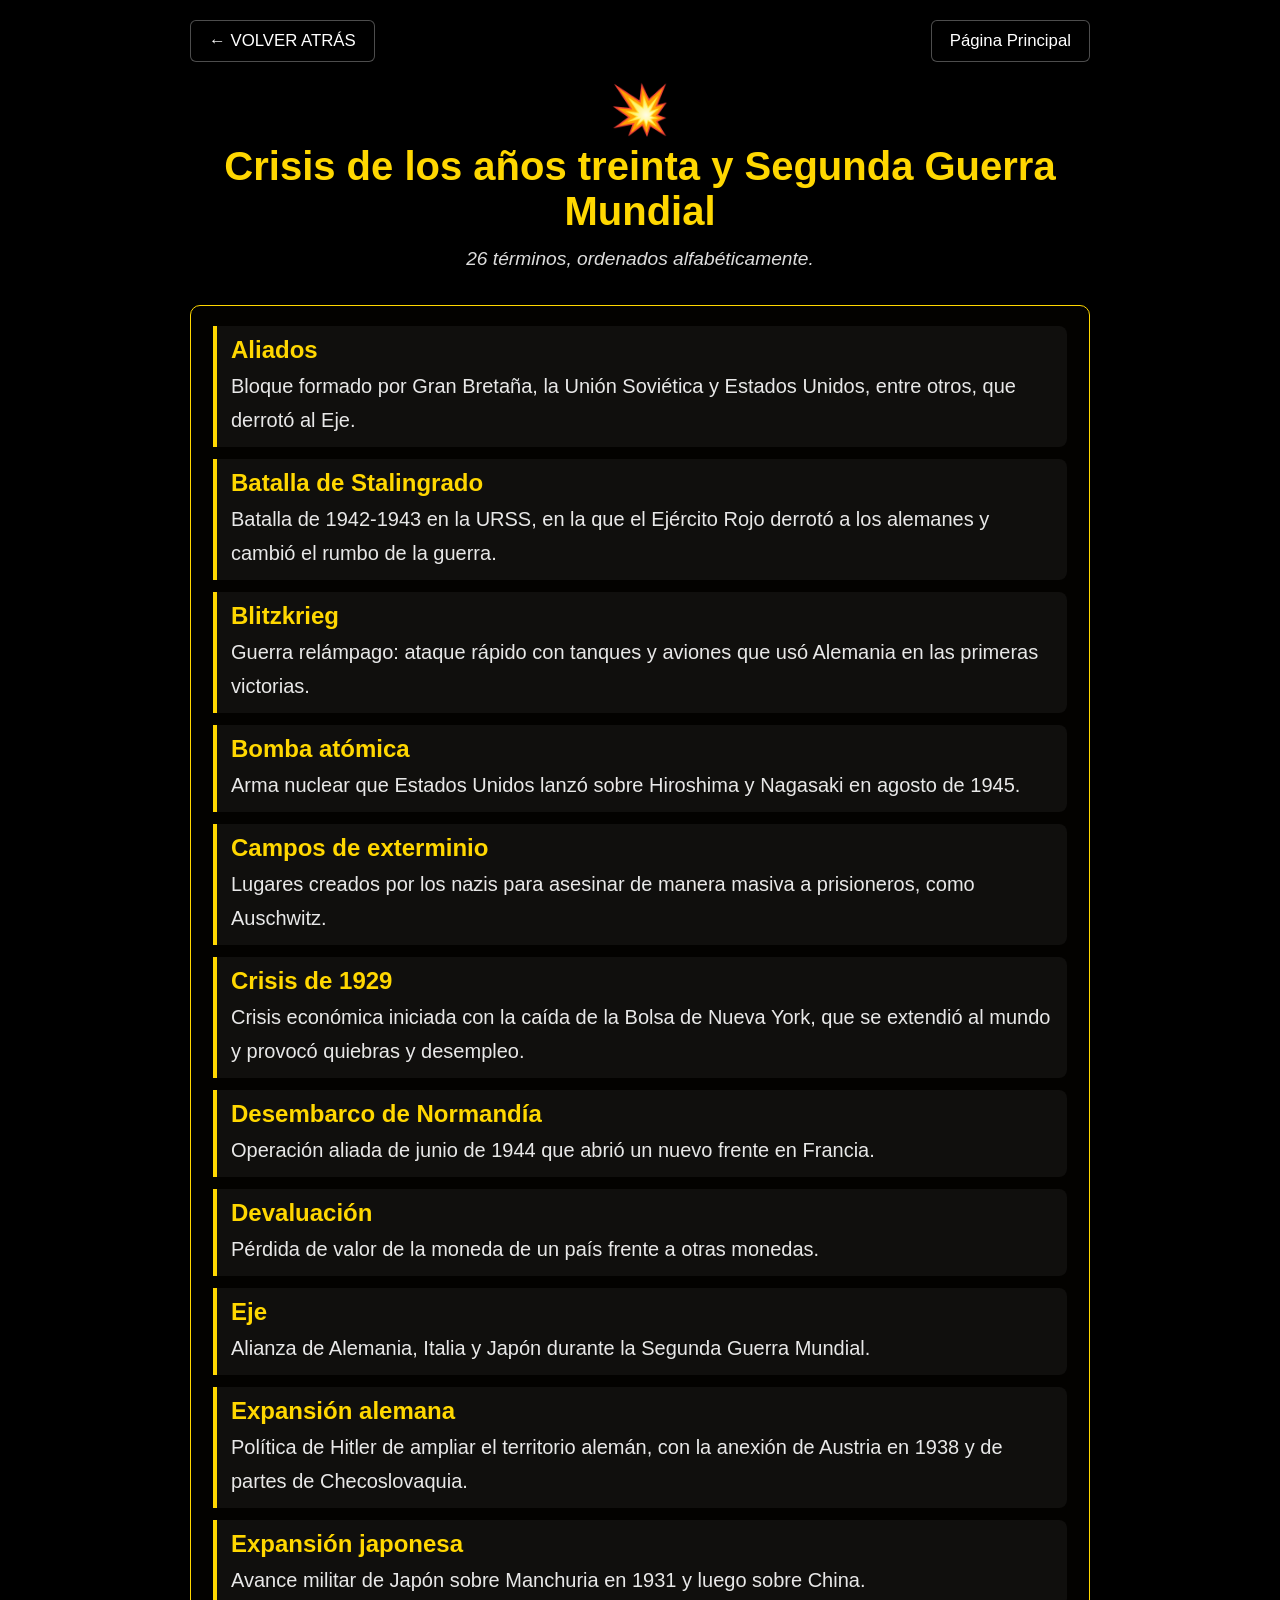
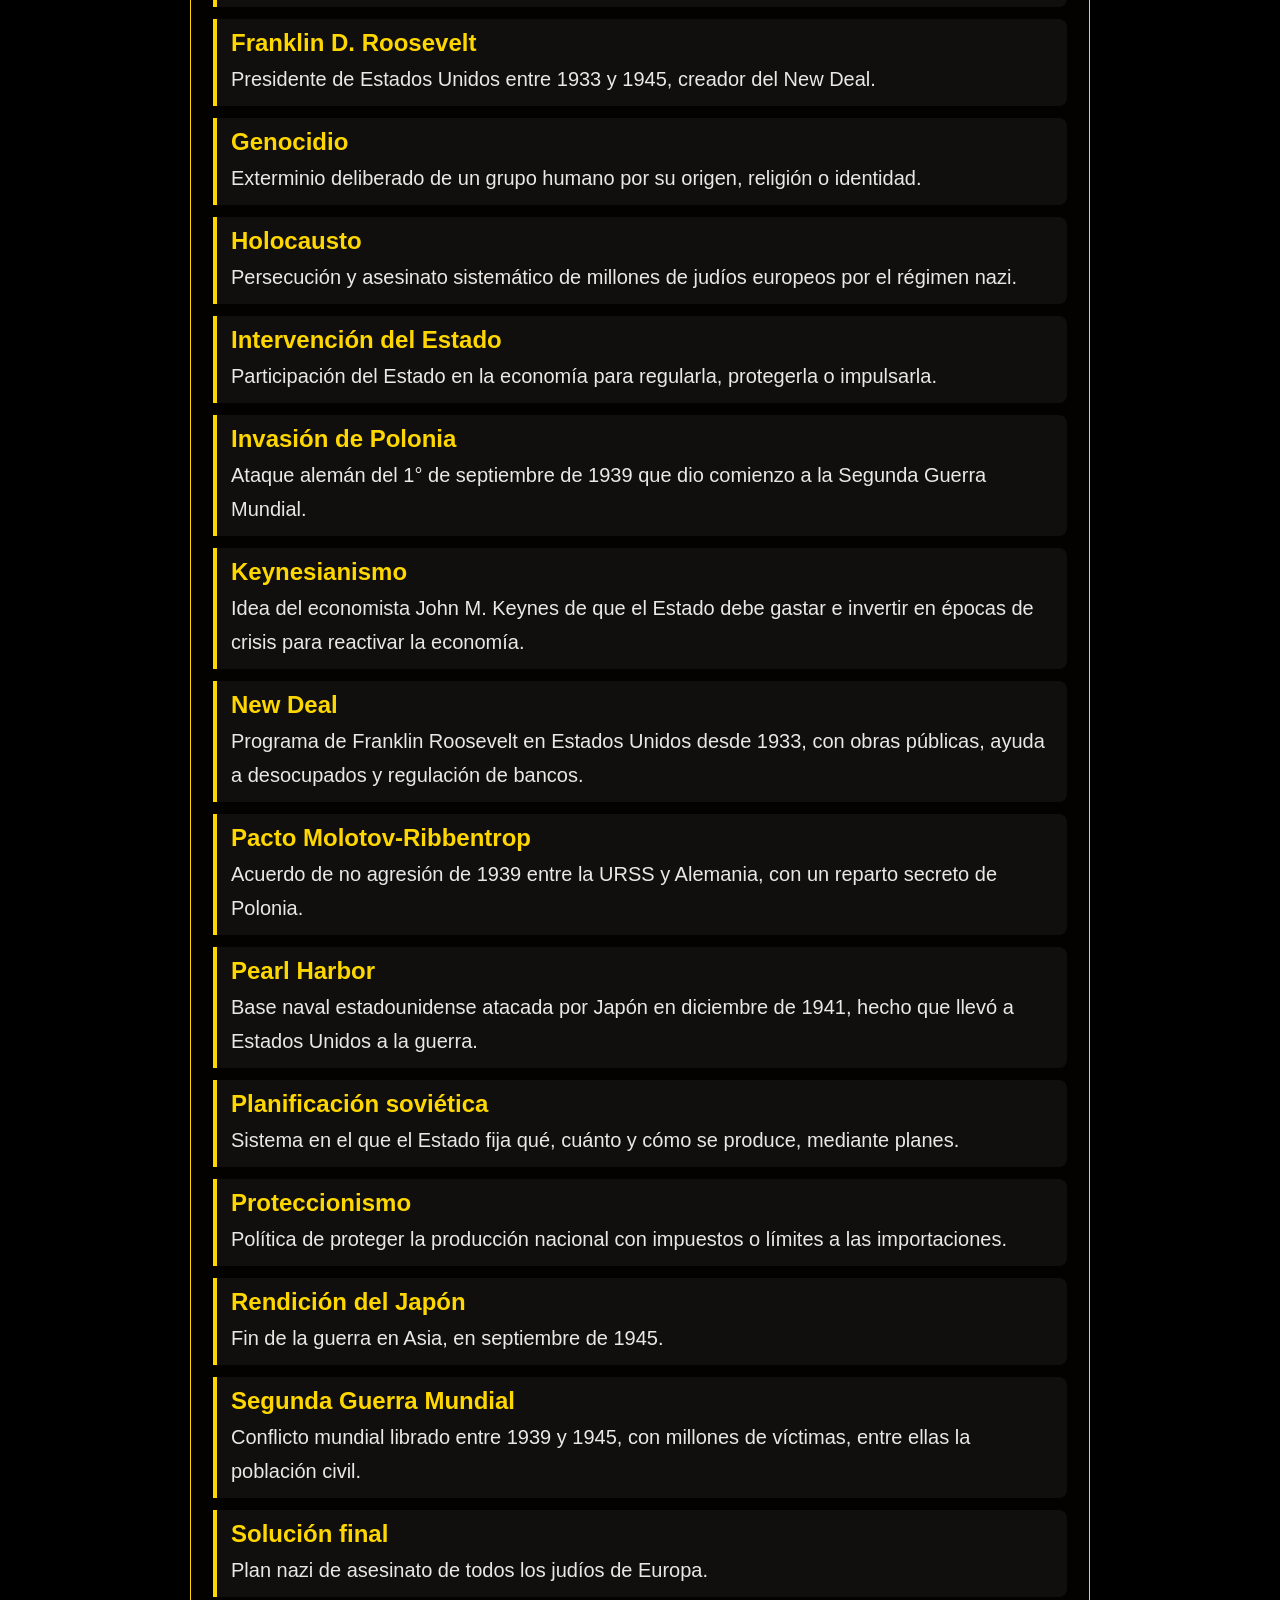
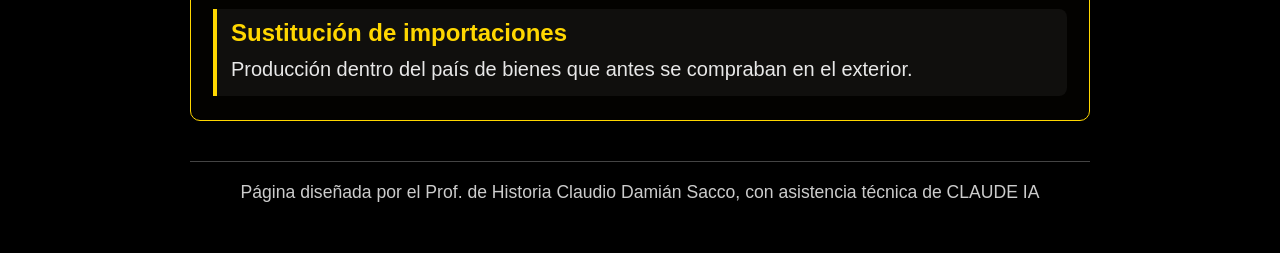
<file: cuarto-año/vocabulario-historico-crisis-de-los-anos-treinta-y-segunda-guerra-mundial.html>
<!DOCTYPE html>
<html lang="es">
<head>
<meta charset="UTF-8">
<meta name="viewport" content="width=device-width, initial-scale=1.0">
<title>Crisis de los años treinta y Segunda Guerra Mundial – Vocabulario de Cuarto Año</title>
<style>
    * { margin: 0; padding: 0; box-sizing: border-box; }
    body { background: #000; color: white; font-family: Arial, sans-serif; min-height: 100vh; padding: 20px; }
    .pagina { max-width: 900px; margin: 0 auto; }
    .barra-superior { display: flex; justify-content: space-between; align-items: center; gap: 10px; margin-bottom: 20px; }
    .nav-btn { color: white; text-decoration: none; background-color: rgba(0,0,0,0.6); border: 1px solid rgba(255,255,255,0.3); padding: 10px 18px; border-radius: 6px; font-size: 1.05rem; transition: 0.2s; }
    .nav-btn:hover { background-color: rgba(255,255,255,0.15); }
    .encabezado { text-align: center; margin-bottom: 30px; }
    .encabezado h1 { color: gold; font-size: 2.5rem; text-shadow: 2px 2px 4px black; margin-bottom: 10px; }
    .encabezado p { color: #ddd; font-style: italic; font-size: 1.2rem; line-height: 1.6; }
    .icono-grande { display: block; font-size: 3rem; margin-bottom: 6px; }
    .firma { text-align: center; margin-top: 40px; padding-top: 20px; border-top: 1px solid #444; font-size: 1.1rem; color: #ccc; margin-bottom: 30px; }

    .panel-terminos { background: rgba(4,3,0,0.88); border: 1.5px solid gold; border-radius: 10px; margin-bottom: 30px; }
    .lista-palabras { display: flex; flex-direction: column; gap: 12px; padding: 20px 22px 24px; }
    .palabra { background: rgba(255,255,255,0.05); border-left: 4px solid gold; padding: 10px 14px; border-radius: 0 8px 8px 0; }
    .palabra:hover { background: rgba(255,215,0,0.08); }
    .termino { font-weight: bold; color: gold; font-size: 1.5rem; }
    .definicion { margin-top: 5px; color: #e8e8e8; font-size: 1.25rem; line-height: 1.7; }
    @media (max-width: 640px) { .encabezado h1 { font-size: 1.8rem; } .lista-palabras { padding: 16px 14px 20px; } .termino { font-size: 1.3rem; } .definicion { font-size: 1.1rem; } }
</style>
</head>
<body>
<div class="pagina">
  <div class="barra-superior">
    <a href="vocabulario-historico.html" class="nav-btn">← VOLVER ATRÁS</a>
    <a href="../index.html" class="nav-btn">Página Principal</a>
  </div>
  <div class="encabezado">
    <span class="icono-grande">💥</span>
    <h1>Crisis de los años treinta y Segunda Guerra Mundial</h1>
    <p>26 términos, ordenados alfabéticamente.</p>
  </div>
  <div class="panel-terminos">
    <div class="lista-palabras">
<div class="palabra"><span class="termino">Aliados</span><div class="definicion">Bloque formado por Gran Bretaña, la Unión Soviética y Estados Unidos, entre otros, que derrotó al Eje.</div></div>
<div class="palabra"><span class="termino">Batalla de Stalingrado</span><div class="definicion">Batalla de 1942-1943 en la URSS, en la que el Ejército Rojo derrotó a los alemanes y cambió el rumbo de la guerra.</div></div>
<div class="palabra"><span class="termino">Blitzkrieg</span><div class="definicion">Guerra relámpago: ataque rápido con tanques y aviones que usó Alemania en las primeras victorias.</div></div>
<div class="palabra"><span class="termino">Bomba atómica</span><div class="definicion">Arma nuclear que Estados Unidos lanzó sobre Hiroshima y Nagasaki en agosto de 1945.</div></div>
<div class="palabra"><span class="termino">Campos de exterminio</span><div class="definicion">Lugares creados por los nazis para asesinar de manera masiva a prisioneros, como Auschwitz.</div></div>
<div class="palabra"><span class="termino">Crisis de 1929</span><div class="definicion">Crisis económica iniciada con la caída de la Bolsa de Nueva York, que se extendió al mundo y provocó quiebras y desempleo.</div></div>
<div class="palabra"><span class="termino">Desembarco de Normandía</span><div class="definicion">Operación aliada de junio de 1944 que abrió un nuevo frente en Francia.</div></div>
<div class="palabra"><span class="termino">Devaluación</span><div class="definicion">Pérdida de valor de la moneda de un país frente a otras monedas.</div></div>
<div class="palabra"><span class="termino">Eje</span><div class="definicion">Alianza de Alemania, Italia y Japón durante la Segunda Guerra Mundial.</div></div>
<div class="palabra"><span class="termino">Expansión alemana</span><div class="definicion">Política de Hitler de ampliar el territorio alemán, con la anexión de Austria en 1938 y de partes de Checoslovaquia.</div></div>
<div class="palabra"><span class="termino">Expansión japonesa</span><div class="definicion">Avance militar de Japón sobre Manchuria en 1931 y luego sobre China.</div></div>
<div class="palabra"><span class="termino">Franklin D. Roosevelt</span><div class="definicion">Presidente de Estados Unidos entre 1933 y 1945, creador del New Deal.</div></div>
<div class="palabra"><span class="termino">Genocidio</span><div class="definicion">Exterminio deliberado de un grupo humano por su origen, religión o identidad.</div></div>
<div class="palabra"><span class="termino">Holocausto</span><div class="definicion">Persecución y asesinato sistemático de millones de judíos europeos por el régimen nazi.</div></div>
<div class="palabra"><span class="termino">Intervención del Estado</span><div class="definicion">Participación del Estado en la economía para regularla, protegerla o impulsarla.</div></div>
<div class="palabra"><span class="termino">Invasión de Polonia</span><div class="definicion">Ataque alemán del 1° de septiembre de 1939 que dio comienzo a la Segunda Guerra Mundial.</div></div>
<div class="palabra"><span class="termino">Keynesianismo</span><div class="definicion">Idea del economista John M. Keynes de que el Estado debe gastar e invertir en épocas de crisis para reactivar la economía.</div></div>
<div class="palabra"><span class="termino">New Deal</span><div class="definicion">Programa de Franklin Roosevelt en Estados Unidos desde 1933, con obras públicas, ayuda a desocupados y regulación de bancos.</div></div>
<div class="palabra"><span class="termino">Pacto Molotov-Ribbentrop</span><div class="definicion">Acuerdo de no agresión de 1939 entre la URSS y Alemania, con un reparto secreto de Polonia.</div></div>
<div class="palabra"><span class="termino">Pearl Harbor</span><div class="definicion">Base naval estadounidense atacada por Japón en diciembre de 1941, hecho que llevó a Estados Unidos a la guerra.</div></div>
<div class="palabra"><span class="termino">Planificación soviética</span><div class="definicion">Sistema en el que el Estado fija qué, cuánto y cómo se produce, mediante planes.</div></div>
<div class="palabra"><span class="termino">Proteccionismo</span><div class="definicion">Política de proteger la producción nacional con impuestos o límites a las importaciones.</div></div>
<div class="palabra"><span class="termino">Rendición del Japón</span><div class="definicion">Fin de la guerra en Asia, en septiembre de 1945.</div></div>
<div class="palabra"><span class="termino">Segunda Guerra Mundial</span><div class="definicion">Conflicto mundial librado entre 1939 y 1945, con millones de víctimas, entre ellas la población civil.</div></div>
<div class="palabra"><span class="termino">Solución final</span><div class="definicion">Plan nazi de asesinato de todos los judíos de Europa.</div></div>
<div class="palabra"><span class="termino">Sustitución de importaciones</span><div class="definicion">Producción dentro del país de bienes que antes se compraban en el exterior.</div></div>
    </div>
  </div>
  <div class="firma">Página diseñada por el Prof. de Historia Claudio Damián Sacco, con asistencia técnica de CLAUDE IA</div>
</div>
</body>
</html>
</file>
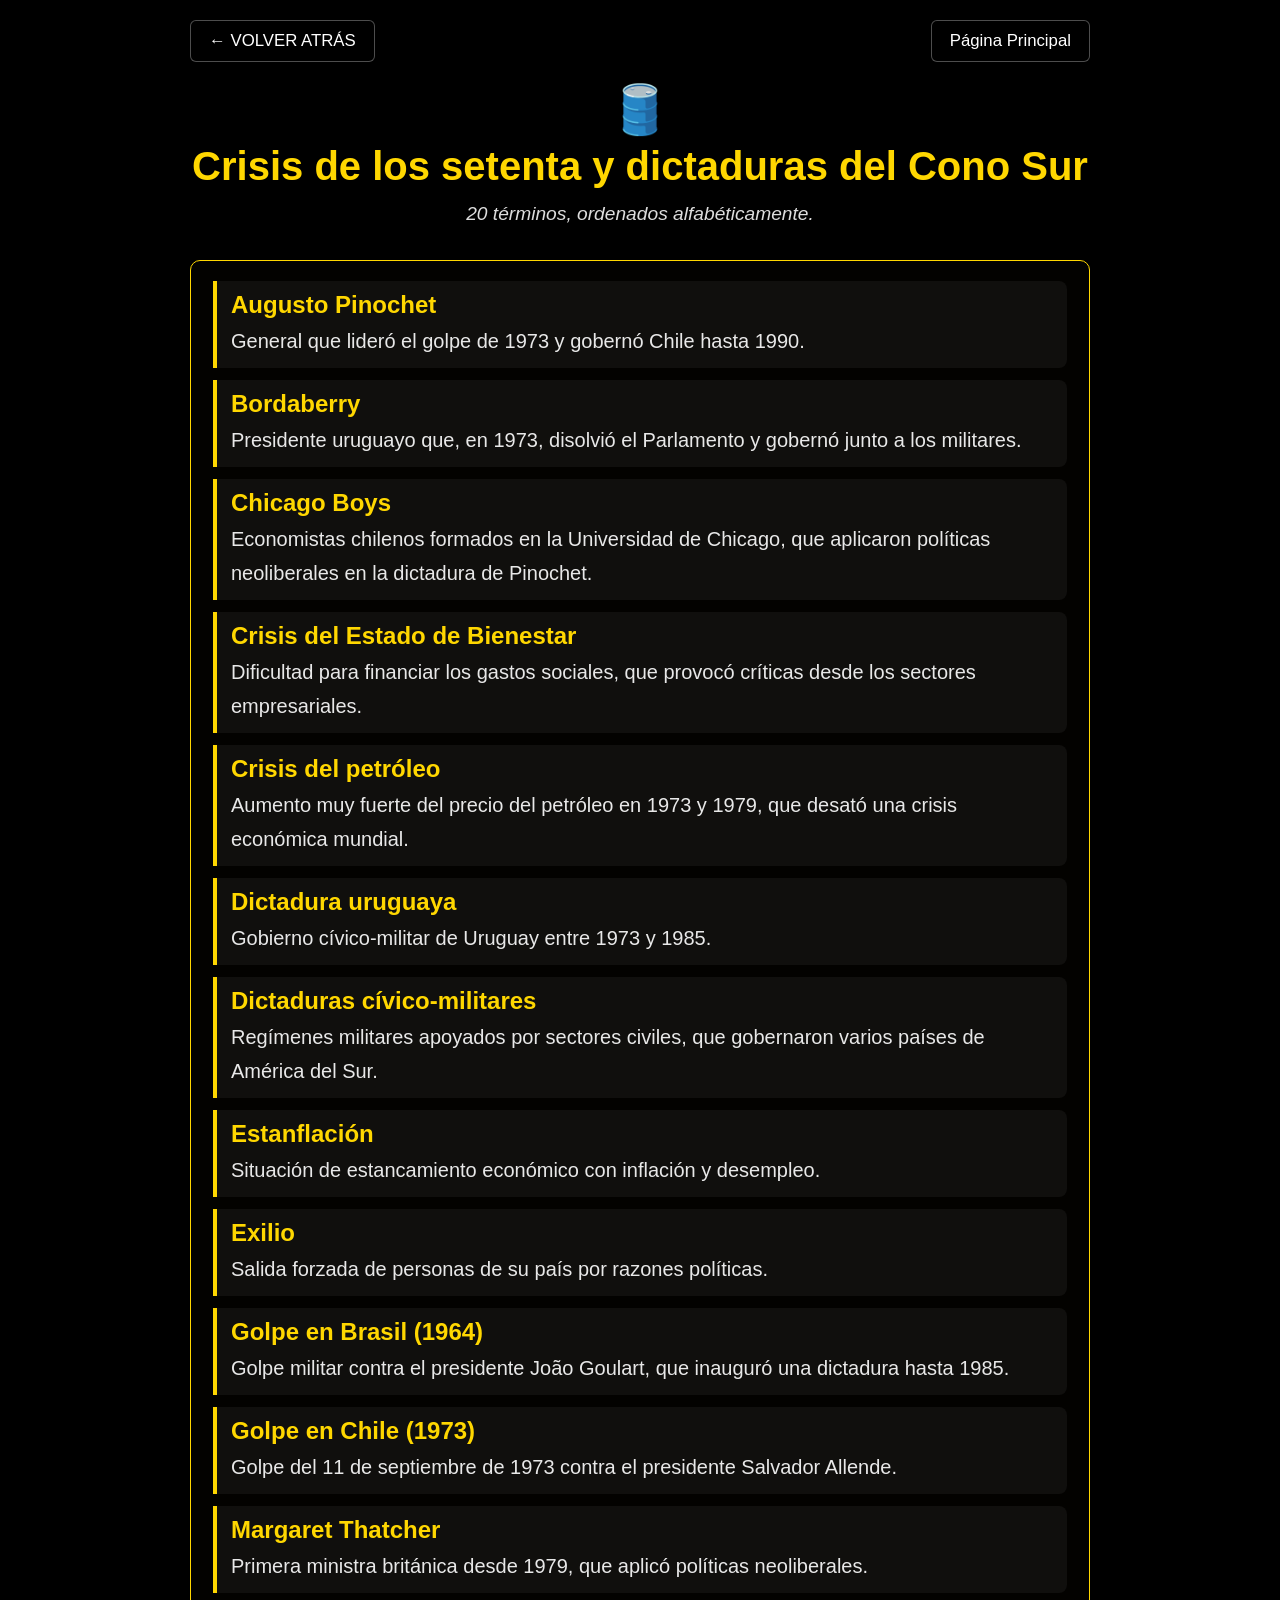
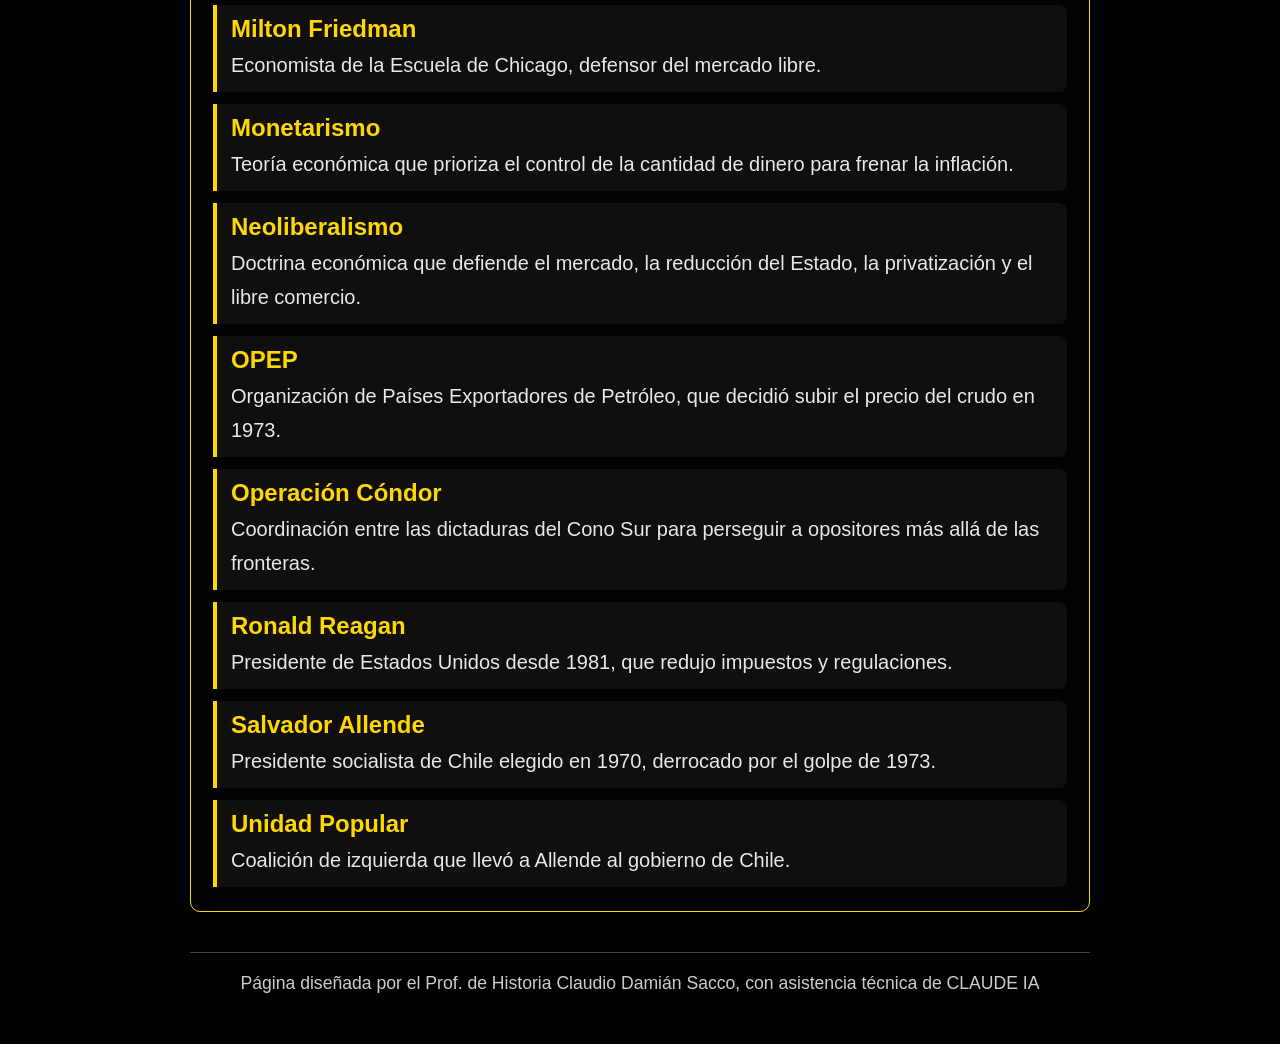
<file: cuarto-año/vocabulario-historico-crisis-de-los-setenta-y-dictaduras-del-cono-sur.html>
<!DOCTYPE html>
<html lang="es">
<head>
<meta charset="UTF-8">
<meta name="viewport" content="width=device-width, initial-scale=1.0">
<title>Crisis de los setenta y dictaduras del Cono Sur – Vocabulario de Cuarto Año</title>
<style>
    * { margin: 0; padding: 0; box-sizing: border-box; }
    body { background: #000; color: white; font-family: Arial, sans-serif; min-height: 100vh; padding: 20px; }
    .pagina { max-width: 900px; margin: 0 auto; }
    .barra-superior { display: flex; justify-content: space-between; align-items: center; gap: 10px; margin-bottom: 20px; }
    .nav-btn { color: white; text-decoration: none; background-color: rgba(0,0,0,0.6); border: 1px solid rgba(255,255,255,0.3); padding: 10px 18px; border-radius: 6px; font-size: 1.05rem; transition: 0.2s; }
    .nav-btn:hover { background-color: rgba(255,255,255,0.15); }
    .encabezado { text-align: center; margin-bottom: 30px; }
    .encabezado h1 { color: gold; font-size: 2.5rem; text-shadow: 2px 2px 4px black; margin-bottom: 10px; }
    .encabezado p { color: #ddd; font-style: italic; font-size: 1.2rem; line-height: 1.6; }
    .icono-grande { display: block; font-size: 3rem; margin-bottom: 6px; }
    .firma { text-align: center; margin-top: 40px; padding-top: 20px; border-top: 1px solid #444; font-size: 1.1rem; color: #ccc; margin-bottom: 30px; }

    .panel-terminos { background: rgba(4,3,0,0.88); border: 1.5px solid gold; border-radius: 10px; margin-bottom: 30px; }
    .lista-palabras { display: flex; flex-direction: column; gap: 12px; padding: 20px 22px 24px; }
    .palabra { background: rgba(255,255,255,0.05); border-left: 4px solid gold; padding: 10px 14px; border-radius: 0 8px 8px 0; }
    .palabra:hover { background: rgba(255,215,0,0.08); }
    .termino { font-weight: bold; color: gold; font-size: 1.5rem; }
    .definicion { margin-top: 5px; color: #e8e8e8; font-size: 1.25rem; line-height: 1.7; }
    @media (max-width: 640px) { .encabezado h1 { font-size: 1.8rem; } .lista-palabras { padding: 16px 14px 20px; } .termino { font-size: 1.3rem; } .definicion { font-size: 1.1rem; } }
</style>
</head>
<body>
<div class="pagina">
  <div class="barra-superior">
    <a href="vocabulario-historico.html" class="nav-btn">← VOLVER ATRÁS</a>
    <a href="../index.html" class="nav-btn">Página Principal</a>
  </div>
  <div class="encabezado">
    <span class="icono-grande">🛢️</span>
    <h1>Crisis de los setenta y dictaduras del Cono Sur</h1>
    <p>20 términos, ordenados alfabéticamente.</p>
  </div>
  <div class="panel-terminos">
    <div class="lista-palabras">
<div class="palabra"><span class="termino">Augusto Pinochet</span><div class="definicion">General que lideró el golpe de 1973 y gobernó Chile hasta 1990.</div></div>
<div class="palabra"><span class="termino">Bordaberry</span><div class="definicion">Presidente uruguayo que, en 1973, disolvió el Parlamento y gobernó junto a los militares.</div></div>
<div class="palabra"><span class="termino">Chicago Boys</span><div class="definicion">Economistas chilenos formados en la Universidad de Chicago, que aplicaron políticas neoliberales en la dictadura de Pinochet.</div></div>
<div class="palabra"><span class="termino">Crisis del Estado de Bienestar</span><div class="definicion">Dificultad para financiar los gastos sociales, que provocó críticas desde los sectores empresariales.</div></div>
<div class="palabra"><span class="termino">Crisis del petróleo</span><div class="definicion">Aumento muy fuerte del precio del petróleo en 1973 y 1979, que desató una crisis económica mundial.</div></div>
<div class="palabra"><span class="termino">Dictadura uruguaya</span><div class="definicion">Gobierno cívico-militar de Uruguay entre 1973 y 1985.</div></div>
<div class="palabra"><span class="termino">Dictaduras cívico-militares</span><div class="definicion">Regímenes militares apoyados por sectores civiles, que gobernaron varios países de América del Sur.</div></div>
<div class="palabra"><span class="termino">Estanflación</span><div class="definicion">Situación de estancamiento económico con inflación y desempleo.</div></div>
<div class="palabra"><span class="termino">Exilio</span><div class="definicion">Salida forzada de personas de su país por razones políticas.</div></div>
<div class="palabra"><span class="termino">Golpe en Brasil (1964)</span><div class="definicion">Golpe militar contra el presidente João Goulart, que inauguró una dictadura hasta 1985.</div></div>
<div class="palabra"><span class="termino">Golpe en Chile (1973)</span><div class="definicion">Golpe del 11 de septiembre de 1973 contra el presidente Salvador Allende.</div></div>
<div class="palabra"><span class="termino">Margaret Thatcher</span><div class="definicion">Primera ministra británica desde 1979, que aplicó políticas neoliberales.</div></div>
<div class="palabra"><span class="termino">Milton Friedman</span><div class="definicion">Economista de la Escuela de Chicago, defensor del mercado libre.</div></div>
<div class="palabra"><span class="termino">Monetarismo</span><div class="definicion">Teoría económica que prioriza el control de la cantidad de dinero para frenar la inflación.</div></div>
<div class="palabra"><span class="termino">Neoliberalismo</span><div class="definicion">Doctrina económica que defiende el mercado, la reducción del Estado, la privatización y el libre comercio.</div></div>
<div class="palabra"><span class="termino">OPEP</span><div class="definicion">Organización de Países Exportadores de Petróleo, que decidió subir el precio del crudo en 1973.</div></div>
<div class="palabra"><span class="termino">Operación Cóndor</span><div class="definicion">Coordinación entre las dictaduras del Cono Sur para perseguir a opositores más allá de las fronteras.</div></div>
<div class="palabra"><span class="termino">Ronald Reagan</span><div class="definicion">Presidente de Estados Unidos desde 1981, que redujo impuestos y regulaciones.</div></div>
<div class="palabra"><span class="termino">Salvador Allende</span><div class="definicion">Presidente socialista de Chile elegido en 1970, derrocado por el golpe de 1973.</div></div>
<div class="palabra"><span class="termino">Unidad Popular</span><div class="definicion">Coalición de izquierda que llevó a Allende al gobierno de Chile.</div></div>
    </div>
  </div>
  <div class="firma">Página diseñada por el Prof. de Historia Claudio Damián Sacco, con asistencia técnica de CLAUDE IA</div>
</div>
</body>
</html>
</file>
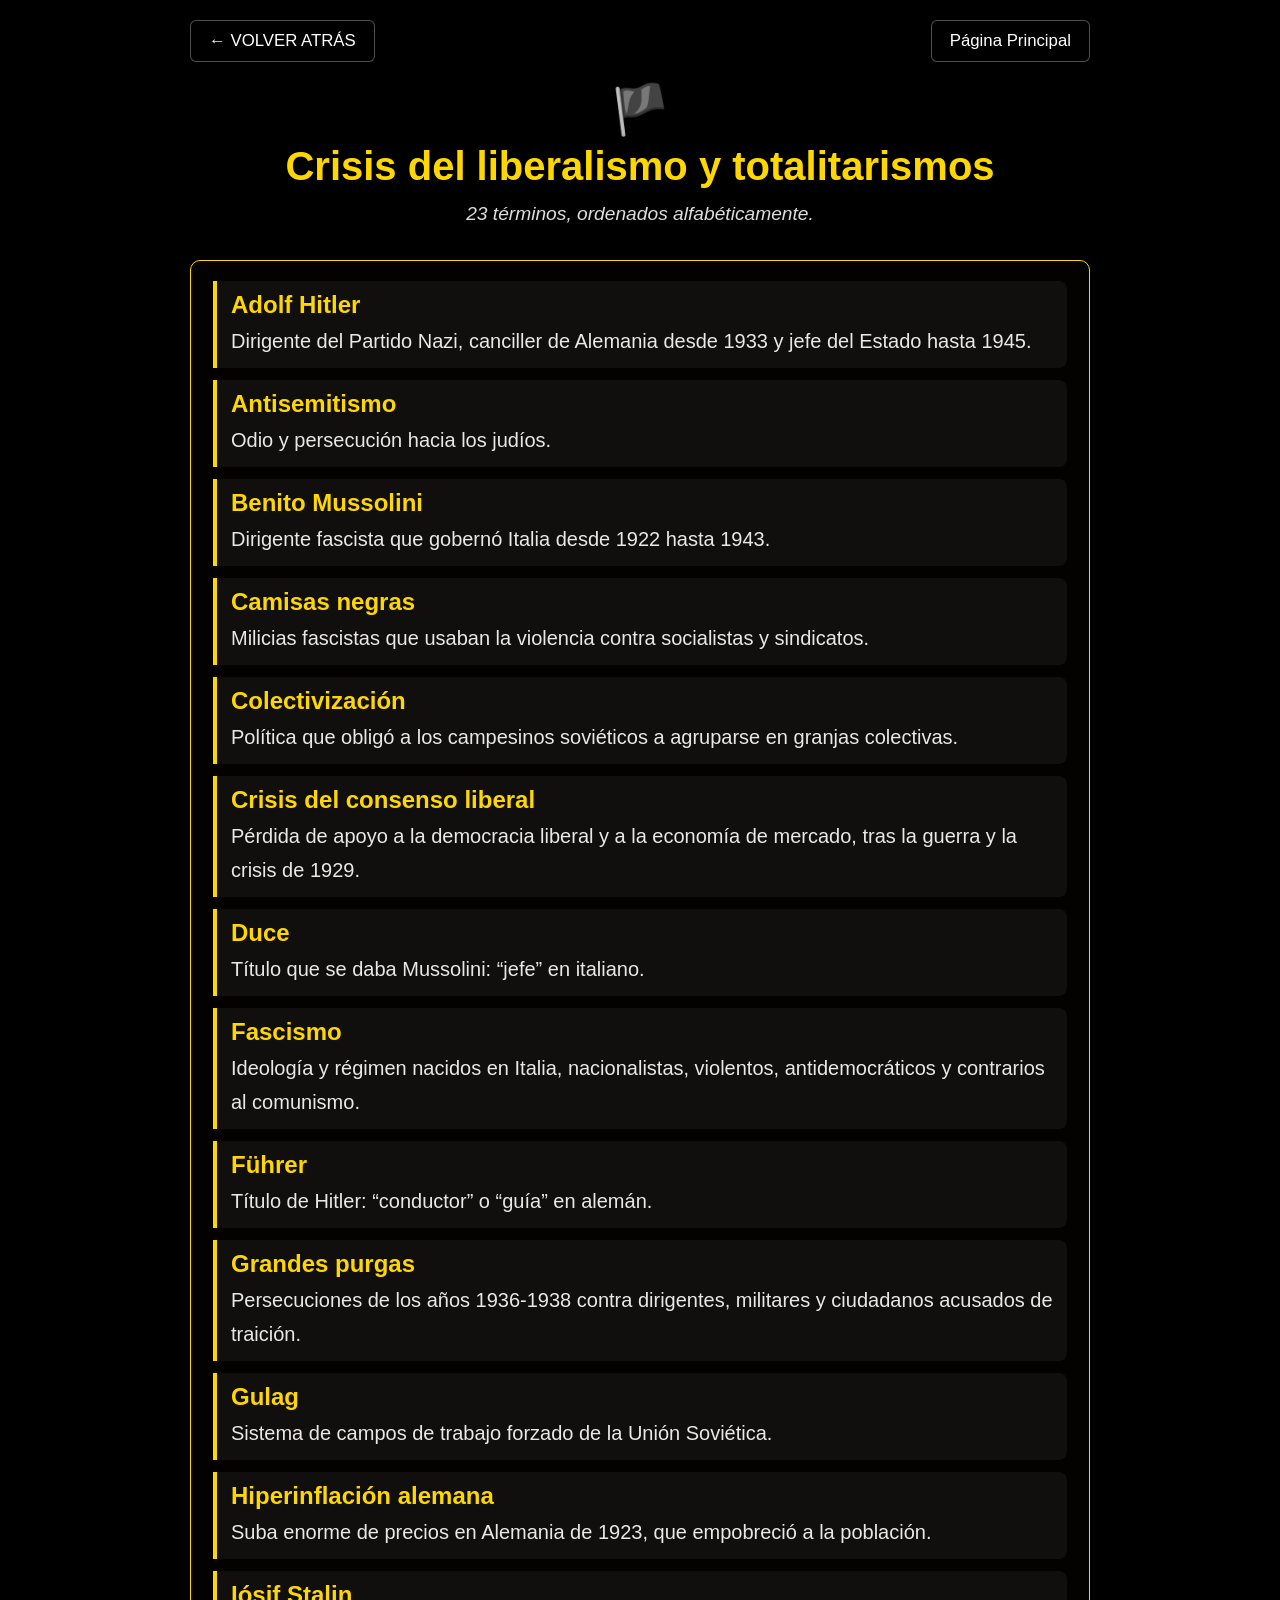
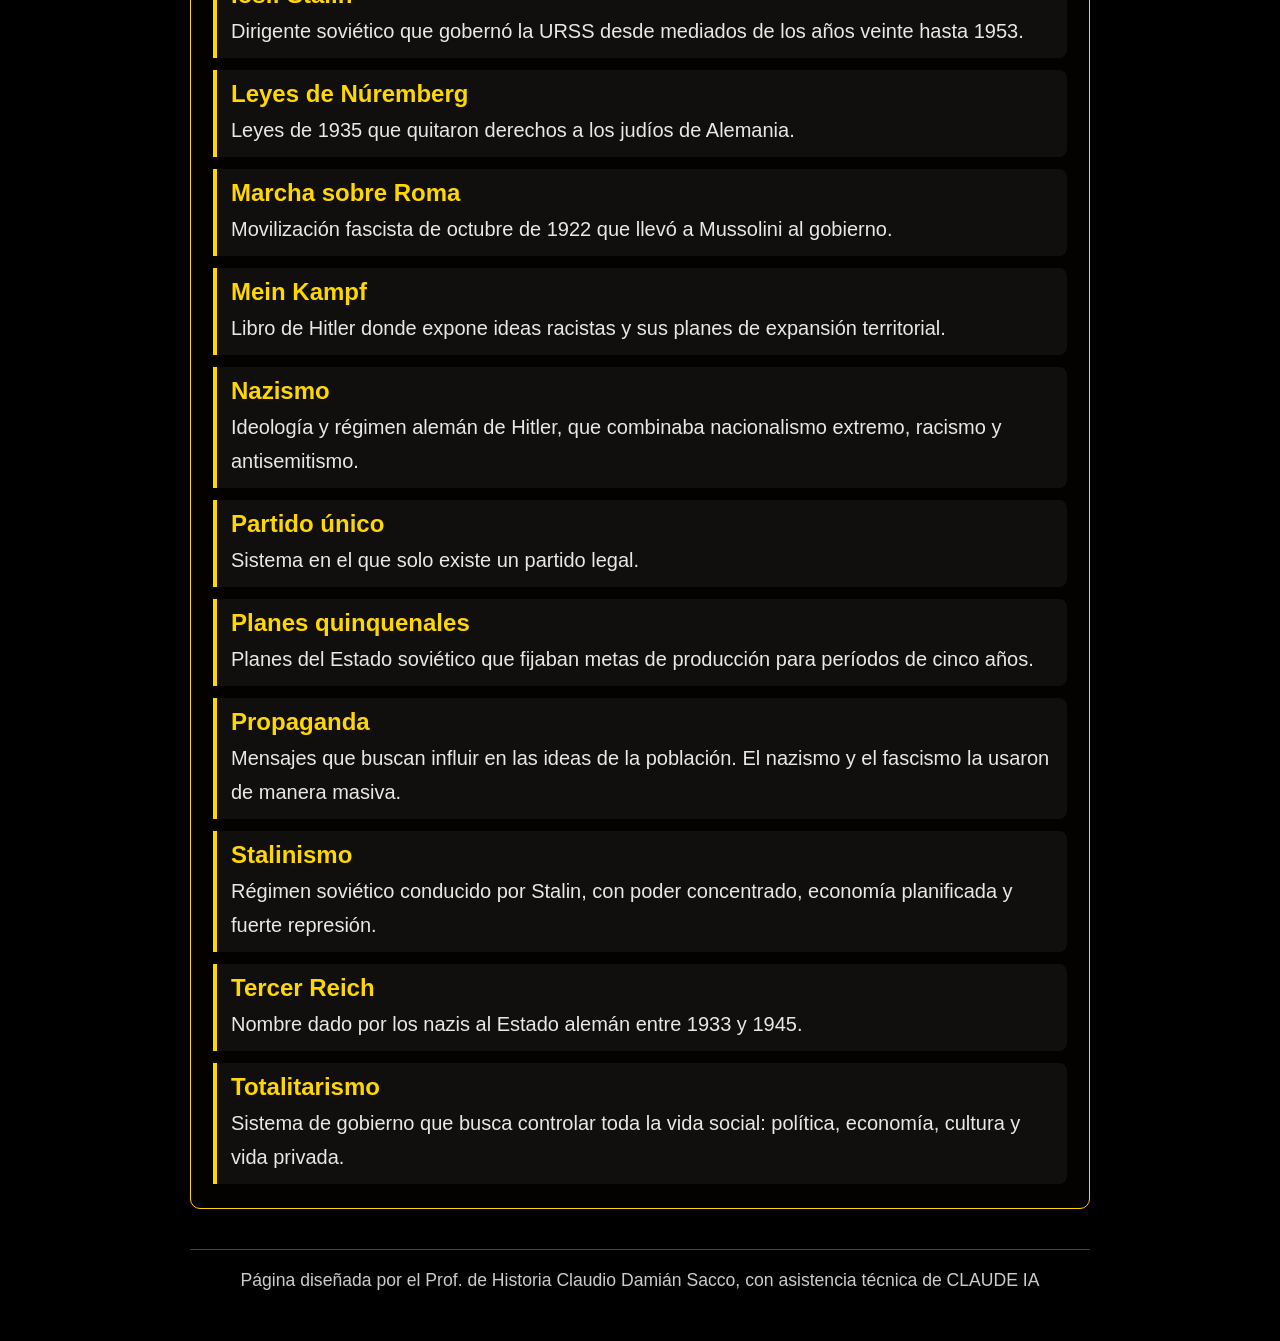
<file: cuarto-año/vocabulario-historico-crisis-del-liberalismo-y-totalitarismos.html>
<!DOCTYPE html>
<html lang="es">
<head>
<meta charset="UTF-8">
<meta name="viewport" content="width=device-width, initial-scale=1.0">
<title>Crisis del liberalismo y totalitarismos – Vocabulario de Cuarto Año</title>
<style>
    * { margin: 0; padding: 0; box-sizing: border-box; }
    body { background: #000; color: white; font-family: Arial, sans-serif; min-height: 100vh; padding: 20px; }
    .pagina { max-width: 900px; margin: 0 auto; }
    .barra-superior { display: flex; justify-content: space-between; align-items: center; gap: 10px; margin-bottom: 20px; }
    .nav-btn { color: white; text-decoration: none; background-color: rgba(0,0,0,0.6); border: 1px solid rgba(255,255,255,0.3); padding: 10px 18px; border-radius: 6px; font-size: 1.05rem; transition: 0.2s; }
    .nav-btn:hover { background-color: rgba(255,255,255,0.15); }
    .encabezado { text-align: center; margin-bottom: 30px; }
    .encabezado h1 { color: gold; font-size: 2.5rem; text-shadow: 2px 2px 4px black; margin-bottom: 10px; }
    .encabezado p { color: #ddd; font-style: italic; font-size: 1.2rem; line-height: 1.6; }
    .icono-grande { display: block; font-size: 3rem; margin-bottom: 6px; }
    .firma { text-align: center; margin-top: 40px; padding-top: 20px; border-top: 1px solid #444; font-size: 1.1rem; color: #ccc; margin-bottom: 30px; }

    .panel-terminos { background: rgba(4,3,0,0.88); border: 1.5px solid gold; border-radius: 10px; margin-bottom: 30px; }
    .lista-palabras { display: flex; flex-direction: column; gap: 12px; padding: 20px 22px 24px; }
    .palabra { background: rgba(255,255,255,0.05); border-left: 4px solid gold; padding: 10px 14px; border-radius: 0 8px 8px 0; }
    .palabra:hover { background: rgba(255,215,0,0.08); }
    .termino { font-weight: bold; color: gold; font-size: 1.5rem; }
    .definicion { margin-top: 5px; color: #e8e8e8; font-size: 1.25rem; line-height: 1.7; }
    @media (max-width: 640px) { .encabezado h1 { font-size: 1.8rem; } .lista-palabras { padding: 16px 14px 20px; } .termino { font-size: 1.3rem; } .definicion { font-size: 1.1rem; } }
</style>
</head>
<body>
<div class="pagina">
  <div class="barra-superior">
    <a href="vocabulario-historico.html" class="nav-btn">← VOLVER ATRÁS</a>
    <a href="../index.html" class="nav-btn">Página Principal</a>
  </div>
  <div class="encabezado">
    <span class="icono-grande">🏴</span>
    <h1>Crisis del liberalismo y totalitarismos</h1>
    <p>23 términos, ordenados alfabéticamente.</p>
  </div>
  <div class="panel-terminos">
    <div class="lista-palabras">
<div class="palabra"><span class="termino">Adolf Hitler</span><div class="definicion">Dirigente del Partido Nazi, canciller de Alemania desde 1933 y jefe del Estado hasta 1945.</div></div>
<div class="palabra"><span class="termino">Antisemitismo</span><div class="definicion">Odio y persecución hacia los judíos.</div></div>
<div class="palabra"><span class="termino">Benito Mussolini</span><div class="definicion">Dirigente fascista que gobernó Italia desde 1922 hasta 1943.</div></div>
<div class="palabra"><span class="termino">Camisas negras</span><div class="definicion">Milicias fascistas que usaban la violencia contra socialistas y sindicatos.</div></div>
<div class="palabra"><span class="termino">Colectivización</span><div class="definicion">Política que obligó a los campesinos soviéticos a agruparse en granjas colectivas.</div></div>
<div class="palabra"><span class="termino">Crisis del consenso liberal</span><div class="definicion">Pérdida de apoyo a la democracia liberal y a la economía de mercado, tras la guerra y la crisis de 1929.</div></div>
<div class="palabra"><span class="termino">Duce</span><div class="definicion">Título que se daba Mussolini: “jefe” en italiano.</div></div>
<div class="palabra"><span class="termino">Fascismo</span><div class="definicion">Ideología y régimen nacidos en Italia, nacionalistas, violentos, antidemocráticos y contrarios al comunismo.</div></div>
<div class="palabra"><span class="termino">Führer</span><div class="definicion">Título de Hitler: “conductor” o “guía” en alemán.</div></div>
<div class="palabra"><span class="termino">Grandes purgas</span><div class="definicion">Persecuciones de los años 1936-1938 contra dirigentes, militares y ciudadanos acusados de traición.</div></div>
<div class="palabra"><span class="termino">Gulag</span><div class="definicion">Sistema de campos de trabajo forzado de la Unión Soviética.</div></div>
<div class="palabra"><span class="termino">Hiperinflación alemana</span><div class="definicion">Suba enorme de precios en Alemania de 1923, que empobreció a la población.</div></div>
<div class="palabra"><span class="termino">Iósif Stalin</span><div class="definicion">Dirigente soviético que gobernó la URSS desde mediados de los años veinte hasta 1953.</div></div>
<div class="palabra"><span class="termino">Leyes de Núremberg</span><div class="definicion">Leyes de 1935 que quitaron derechos a los judíos de Alemania.</div></div>
<div class="palabra"><span class="termino">Marcha sobre Roma</span><div class="definicion">Movilización fascista de octubre de 1922 que llevó a Mussolini al gobierno.</div></div>
<div class="palabra"><span class="termino">Mein Kampf</span><div class="definicion">Libro de Hitler donde expone ideas racistas y sus planes de expansión territorial.</div></div>
<div class="palabra"><span class="termino">Nazismo</span><div class="definicion">Ideología y régimen alemán de Hitler, que combinaba nacionalismo extremo, racismo y antisemitismo.</div></div>
<div class="palabra"><span class="termino">Partido único</span><div class="definicion">Sistema en el que solo existe un partido legal.</div></div>
<div class="palabra"><span class="termino">Planes quinquenales</span><div class="definicion">Planes del Estado soviético que fijaban metas de producción para períodos de cinco años.</div></div>
<div class="palabra"><span class="termino">Propaganda</span><div class="definicion">Mensajes que buscan influir en las ideas de la población. El nazismo y el fascismo la usaron de manera masiva.</div></div>
<div class="palabra"><span class="termino">Stalinismo</span><div class="definicion">Régimen soviético conducido por Stalin, con poder concentrado, economía planificada y fuerte represión.</div></div>
<div class="palabra"><span class="termino">Tercer Reich</span><div class="definicion">Nombre dado por los nazis al Estado alemán entre 1933 y 1945.</div></div>
<div class="palabra"><span class="termino">Totalitarismo</span><div class="definicion">Sistema de gobierno que busca controlar toda la vida social: política, economía, cultura y vida privada.</div></div>
    </div>
  </div>
  <div class="firma">Página diseñada por el Prof. de Historia Claudio Damián Sacco, con asistencia técnica de CLAUDE IA</div>
</div>
</body>
</html>
</file>
